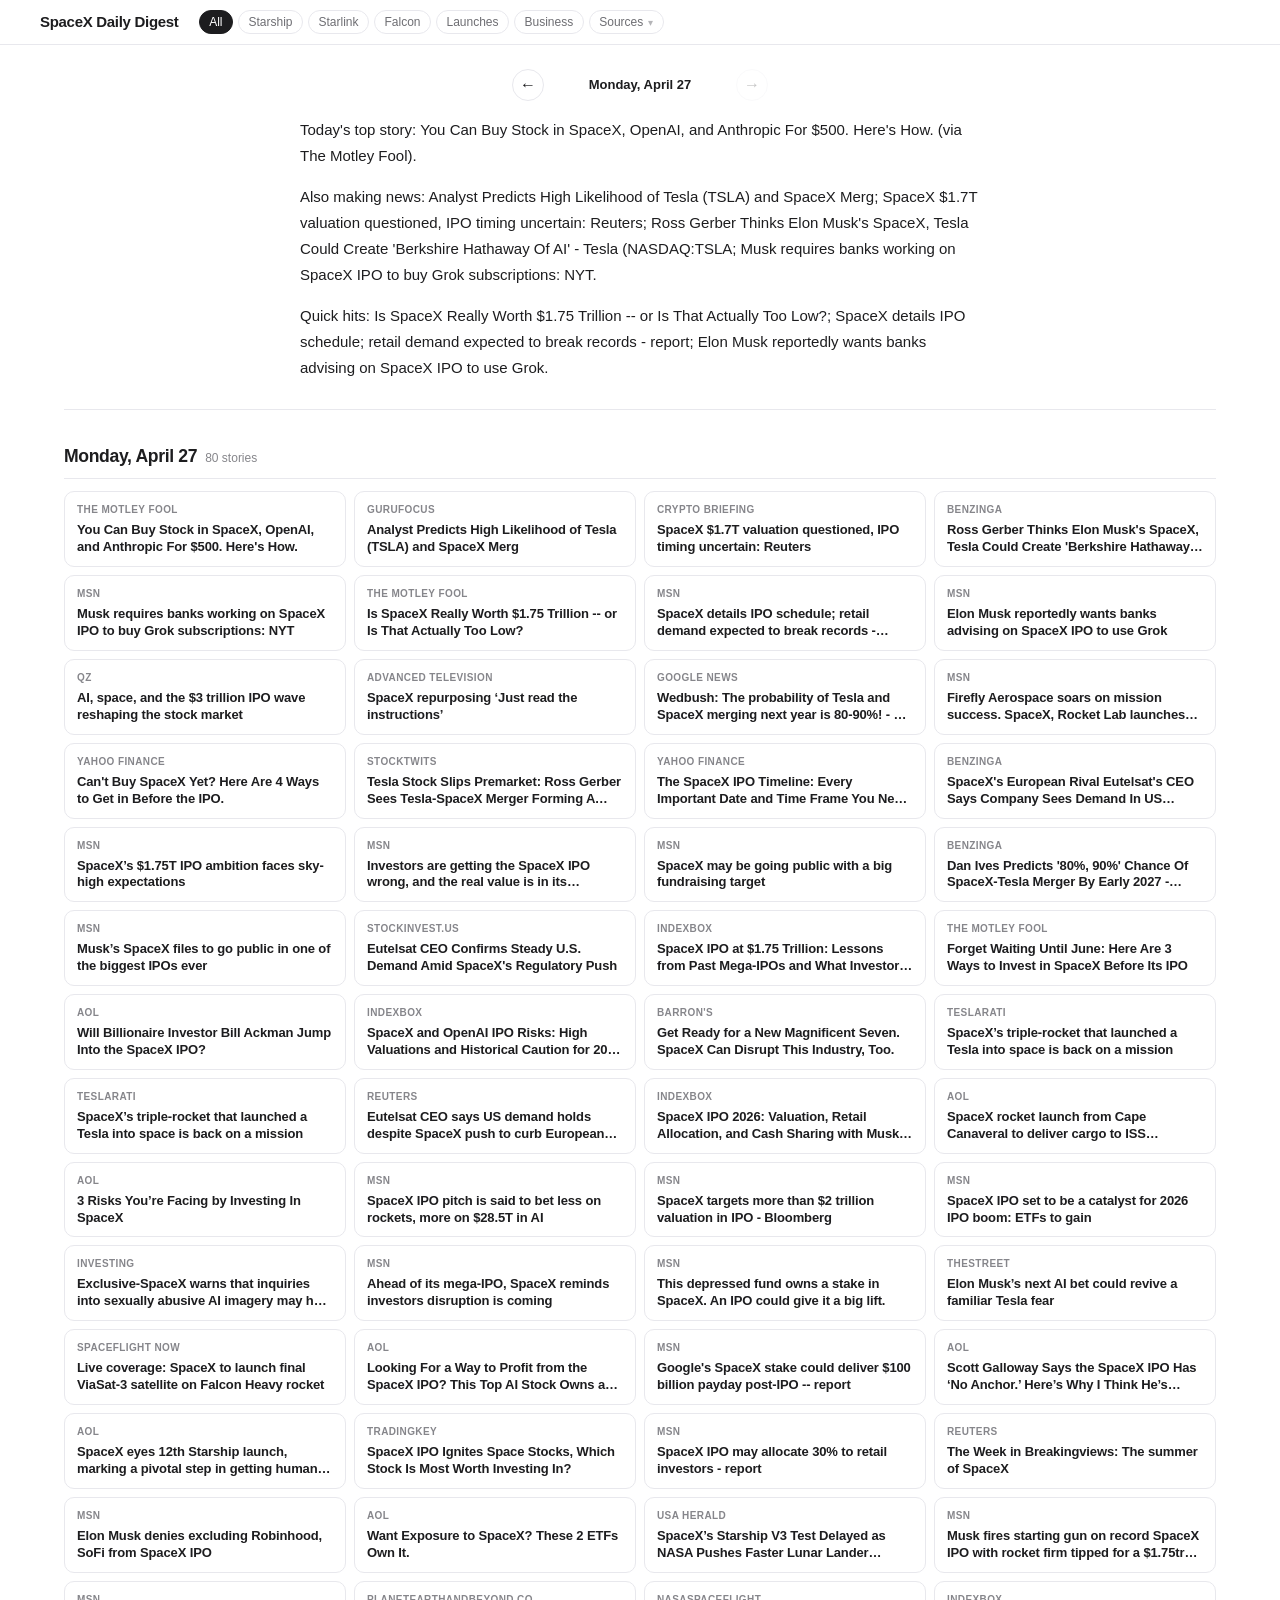
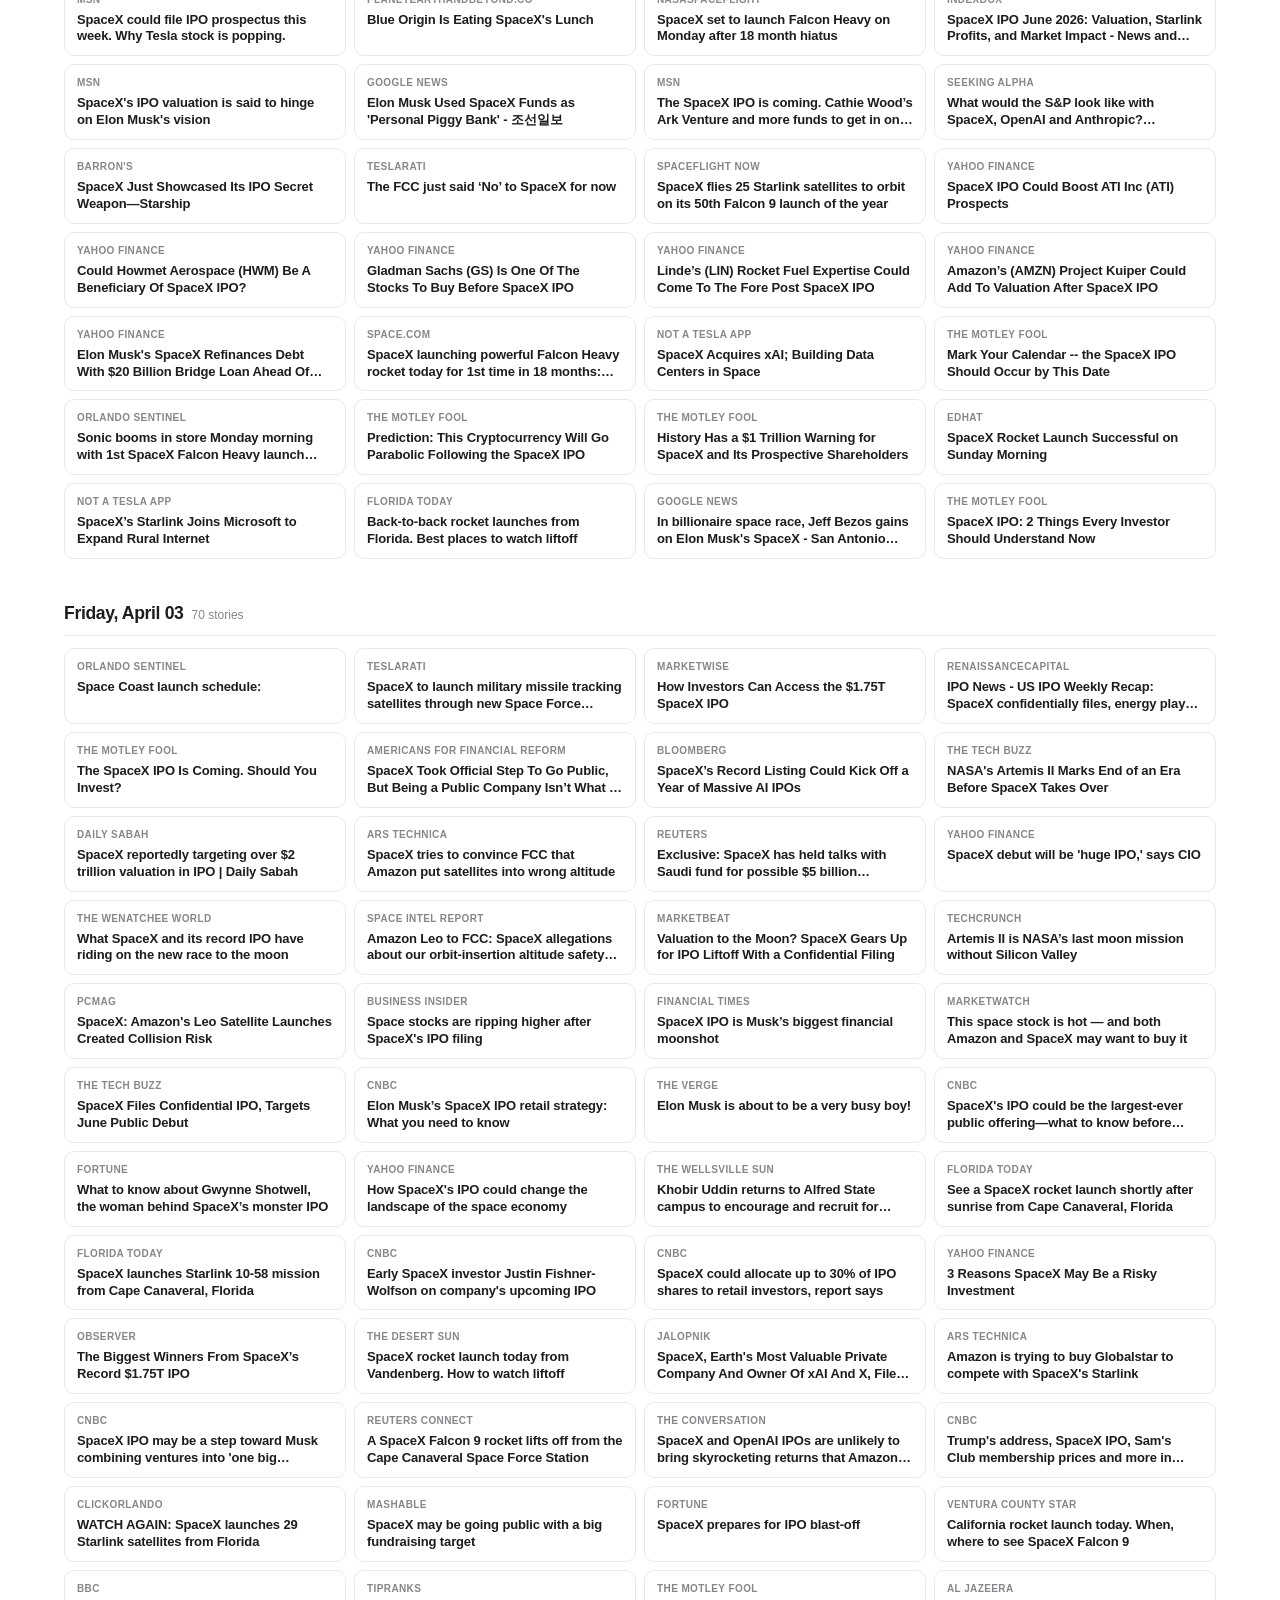
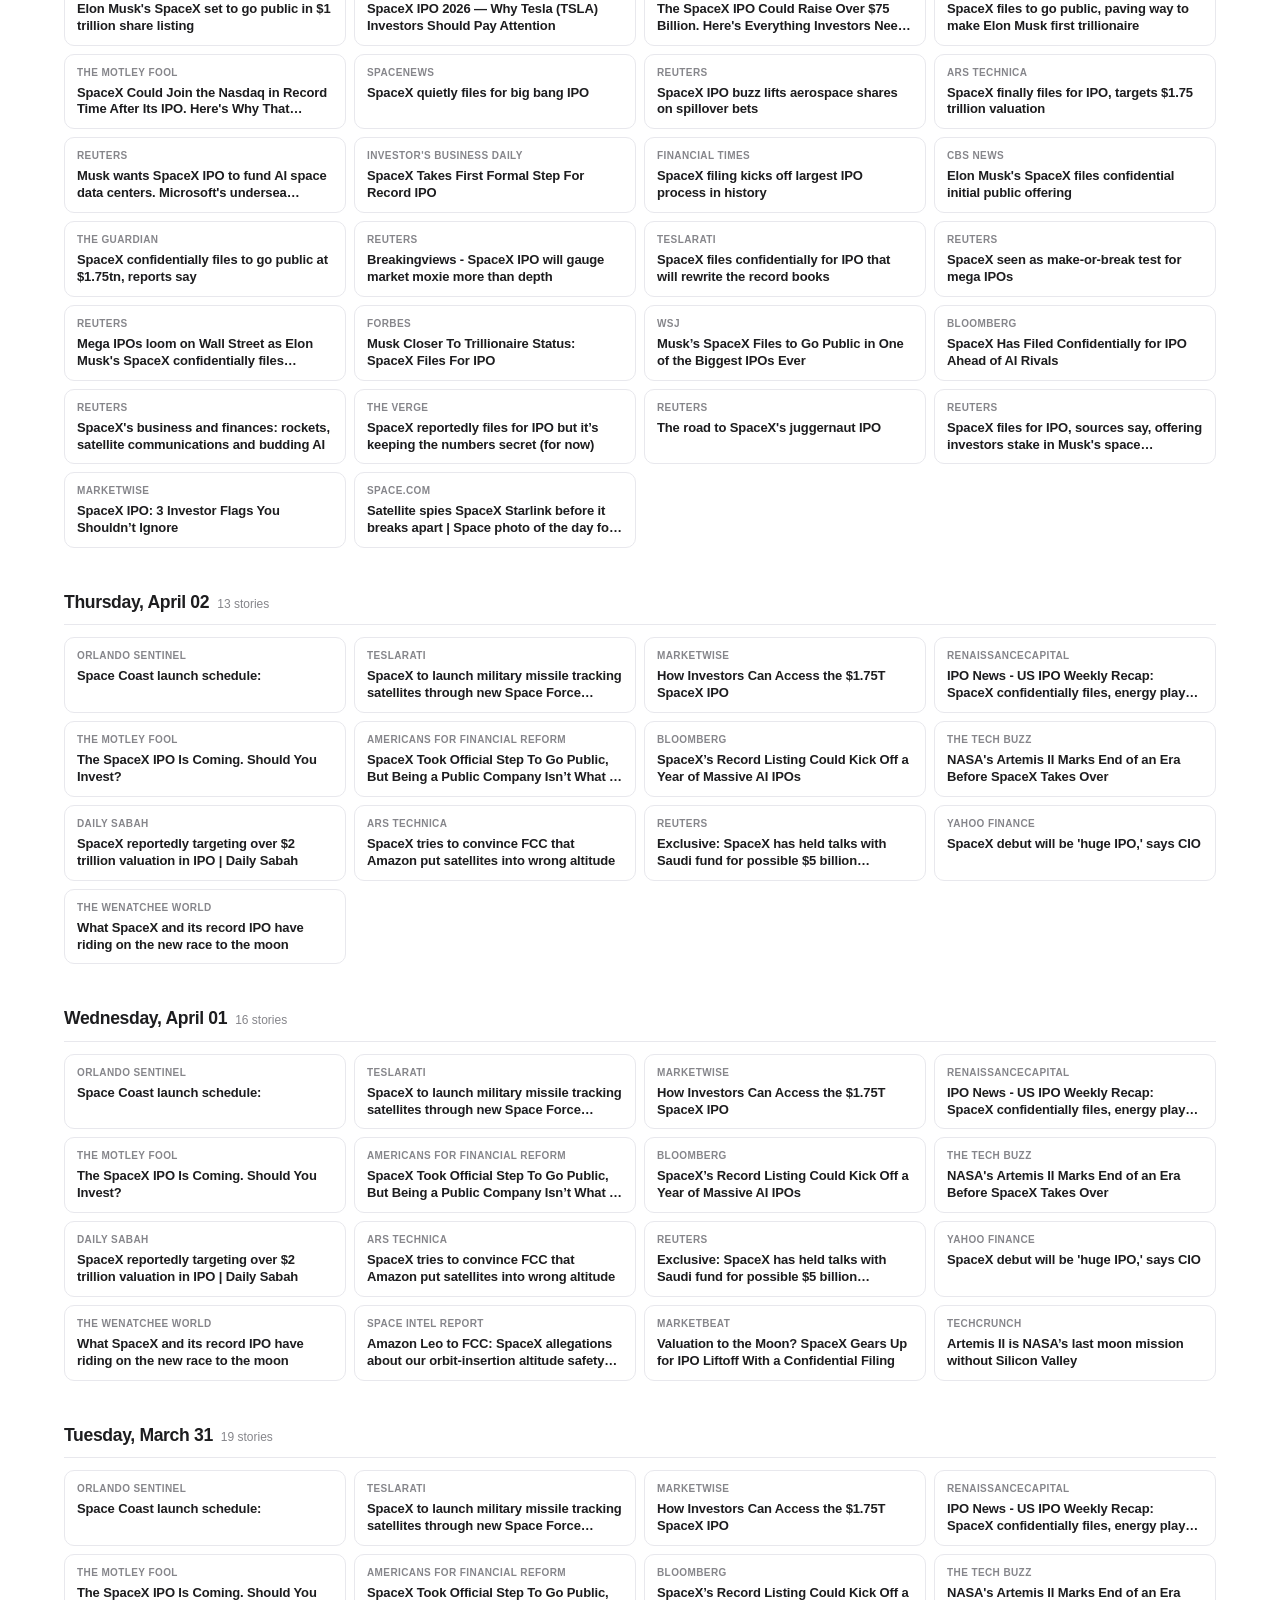
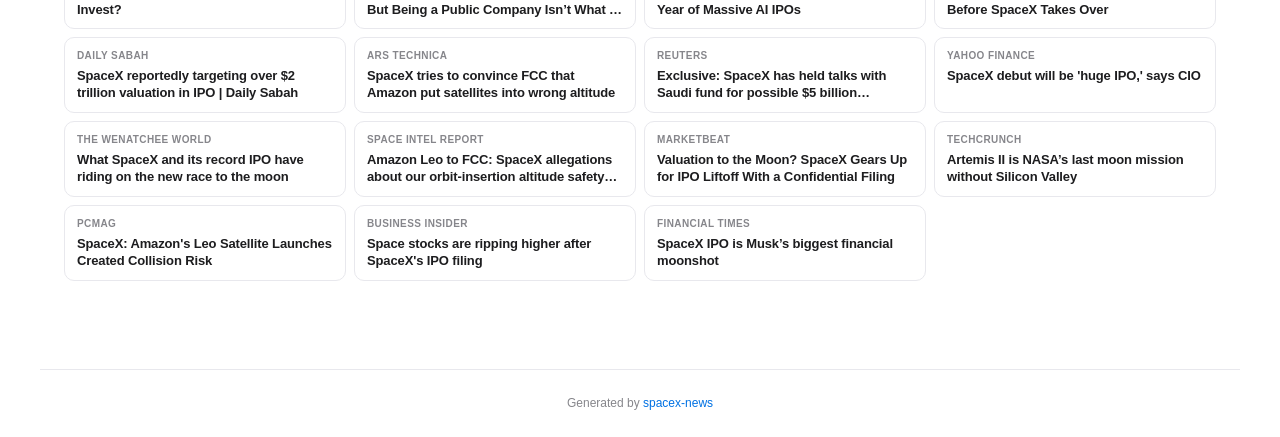
<file: index.html>
<!DOCTYPE html>
<html lang="en">
<head>
    <meta charset="UTF-8">
    <meta name="viewport" content="width=device-width, initial-scale=1.0">
    <title>SpaceX Daily Digest</title>
    <link rel="stylesheet" href="static/style.css">
</head>
<body>
    <nav class="topbar">
        <div class="topbar-inner">
            <span class="topbar-title">SpaceX Daily Digest</span>
            <div class="filter-row">
                <button class="filter-chip active" data-filter="topic" data-value="all">All</button>
                <button class="filter-chip" data-filter="topic" data-value="starship">Starship</button>
                <button class="filter-chip" data-filter="topic" data-value="starlink">Starlink</button>
                <button class="filter-chip" data-filter="topic" data-value="falcon">Falcon</button>
                <button class="filter-chip" data-filter="topic" data-value="launch">Launches</button>
                <button class="filter-chip" data-filter="topic" data-value="ipo">Business</button>
                <div class="source-dropdown">
                    <button class="filter-chip source-toggle" id="source-toggle">Sources</button>
                    <div class="source-menu" id="source-menu">
                        
                        <button class="source-option" data-filter="source" data-value="AOL">AOL</button>
                        
                        <button class="source-option" data-filter="source" data-value="Advanced Television">Advanced Television</button>
                        
                        <button class="source-option" data-filter="source" data-value="Al Jazeera">Al Jazeera</button>
                        
                        <button class="source-option" data-filter="source" data-value="Americans for Financial Reform">Americans for Financial Reform</button>
                        
                        <button class="source-option" data-filter="source" data-value="Ars Technica">Ars Technica</button>
                        
                        <button class="source-option" data-filter="source" data-value="Barron&#39;s">Barron&#39;s</button>
                        
                        <button class="source-option" data-filter="source" data-value="Benzinga">Benzinga</button>
                        
                        <button class="source-option" data-filter="source" data-value="Bloomberg">Bloomberg</button>
                        
                        <button class="source-option" data-filter="source" data-value="Business Insider">Business Insider</button>
                        
                        <button class="source-option" data-filter="source" data-value="CBS News">CBS News</button>
                        
                        <button class="source-option" data-filter="source" data-value="CNBC">CNBC</button>
                        
                        <button class="source-option" data-filter="source" data-value="Crypto Briefing">Crypto Briefing</button>
                        
                        <button class="source-option" data-filter="source" data-value="Daily Sabah">Daily Sabah</button>
                        
                        <button class="source-option" data-filter="source" data-value="Financial Times">Financial Times</button>
                        
                        <button class="source-option" data-filter="source" data-value="Florida Today">Florida Today</button>
                        
                        <button class="source-option" data-filter="source" data-value="Forbes">Forbes</button>
                        
                        <button class="source-option" data-filter="source" data-value="Fortune">Fortune</button>
                        
                        <button class="source-option" data-filter="source" data-value="Google News">Google News</button>
                        
                        <button class="source-option" data-filter="source" data-value="GuruFocus">GuruFocus</button>
                        
                        <button class="source-option" data-filter="source" data-value="IndexBox">IndexBox</button>
                        
                        <button class="source-option" data-filter="source" data-value="Investing">Investing</button>
                        
                        <button class="source-option" data-filter="source" data-value="Investor&#39;s Business Daily">Investor&#39;s Business Daily</button>
                        
                        <button class="source-option" data-filter="source" data-value="Jalopnik">Jalopnik</button>
                        
                        <button class="source-option" data-filter="source" data-value="MSN">MSN</button>
                        
                        <button class="source-option" data-filter="source" data-value="MarketBeat">MarketBeat</button>
                        
                        <button class="source-option" data-filter="source" data-value="MarketWise">MarketWise</button>
                        
                        <button class="source-option" data-filter="source" data-value="Mashable">Mashable</button>
                        
                        <button class="source-option" data-filter="source" data-value="NASASpaceflight">NASASpaceflight</button>
                        
                        <button class="source-option" data-filter="source" data-value="Not a Tesla App">Not a Tesla App</button>
                        
                        <button class="source-option" data-filter="source" data-value="Orlando Sentinel">Orlando Sentinel</button>
                        
                        <button class="source-option" data-filter="source" data-value="PCMag">PCMag</button>
                        
                        <button class="source-option" data-filter="source" data-value="Reuters">Reuters</button>
                        
                        <button class="source-option" data-filter="source" data-value="Reuters Connect">Reuters Connect</button>
                        
                        <button class="source-option" data-filter="source" data-value="Seeking Alpha">Seeking Alpha</button>
                        
                        <button class="source-option" data-filter="source" data-value="Space Intel Report">Space Intel Report</button>
                        
                        <button class="source-option" data-filter="source" data-value="Space.com">Space.com</button>
                        
                        <button class="source-option" data-filter="source" data-value="SpaceNews">SpaceNews</button>
                        
                        <button class="source-option" data-filter="source" data-value="Spaceflight Now">Spaceflight Now</button>
                        
                        <button class="source-option" data-filter="source" data-value="StockInvest.us">StockInvest.us</button>
                        
                        <button class="source-option" data-filter="source" data-value="Stocktwits">Stocktwits</button>
                        
                        <button class="source-option" data-filter="source" data-value="TechCrunch">TechCrunch</button>
                        
                        <button class="source-option" data-filter="source" data-value="Teslarati">Teslarati</button>
                        
                        <button class="source-option" data-filter="source" data-value="The Conversation">The Conversation</button>
                        
                        <button class="source-option" data-filter="source" data-value="The Desert Sun">The Desert Sun</button>
                        
                        <button class="source-option" data-filter="source" data-value="The Guardian">The Guardian</button>
                        
                        <button class="source-option" data-filter="source" data-value="The Motley Fool">The Motley Fool</button>
                        
                        <button class="source-option" data-filter="source" data-value="The Tech Buzz">The Tech Buzz</button>
                        
                        <button class="source-option" data-filter="source" data-value="The Verge">The Verge</button>
                        
                        <button class="source-option" data-filter="source" data-value="The Wenatchee World">The Wenatchee World</button>
                        
                        <button class="source-option" data-filter="source" data-value="TipRanks">TipRanks</button>
                        
                        <button class="source-option" data-filter="source" data-value="TradingKey">TradingKey</button>
                        
                        <button class="source-option" data-filter="source" data-value="USA Herald">USA Herald</button>
                        
                        <button class="source-option" data-filter="source" data-value="Ventura County Star">Ventura County Star</button>
                        
                        <button class="source-option" data-filter="source" data-value="WSJ">WSJ</button>
                        
                        <button class="source-option" data-filter="source" data-value="Yahoo Finance">Yahoo Finance</button>
                        
                        <button class="source-option" data-filter="source" data-value="bbc">bbc</button>
                        
                        <button class="source-option" data-filter="source" data-value="clickorlando">clickorlando</button>
                        
                        <button class="source-option" data-filter="source" data-value="edhat">edhat</button>
                        
                        <button class="source-option" data-filter="source" data-value="marketwatch">marketwatch</button>
                        
                        <button class="source-option" data-filter="source" data-value="observer">observer</button>
                        
                        <button class="source-option" data-filter="source" data-value="planetearthandbeyond.co">planetearthandbeyond.co</button>
                        
                        <button class="source-option" data-filter="source" data-value="qz">qz</button>
                        
                        <button class="source-option" data-filter="source" data-value="renaissancecapital">renaissancecapital</button>
                        
                        <button class="source-option" data-filter="source" data-value="the wellsville sun">the wellsville sun</button>
                        
                        <button class="source-option" data-filter="source" data-value="thestreet">thestreet</button>
                        
                    </div>
                </div>
            </div>
            <span class="active-source-tag" id="active-source-tag" hidden></span>
        </div>
    </nav>

    <main>
        <!-- Daily Digest Carousel -->
        
        <section class="digest-carousel" id="digest-carousel">
            <div class="digest-nav">
                <button class="digest-arrow" id="digest-prev" aria-label="Previous day">&larr;</button>
                <div class="digest-date" id="digest-date"></div>
                <button class="digest-arrow" id="digest-next" aria-label="Next day">&rarr;</button>
            </div>
            
            <article class="digest-panel active" data-day-index="0" data-date="Monday, April 27">
                <div class="digest-text">
                    <p>Today's top story: You Can Buy Stock in SpaceX, OpenAI, and Anthropic For $500. Here's How. (via The Motley Fool).</p>
<p>Also making news: Analyst Predicts High Likelihood of Tesla (TSLA) and SpaceX Merg; SpaceX $1.7T valuation questioned, IPO timing uncertain: Reuters; Ross Gerber Thinks Elon Musk's SpaceX, Tesla Could Create 'Berkshire Hathaway Of AI' - Tesla (NASDAQ:TSLA; Musk requires banks working on SpaceX IPO to buy Grok subscriptions: NYT.</p>
<p>Quick hits: Is SpaceX Really Worth $1.75 Trillion -- or Is That Actually Too Low?; SpaceX details IPO schedule; retail demand expected to break records - report; Elon Musk reportedly wants banks advising on SpaceX IPO to use Grok.</p>
                </div>
            </article>
            
            <article class="digest-panel " data-day-index="1" data-date="Friday, April 03">
                <div class="digest-text">
                    <p>Today's top story: Space Coast launch schedule: (via Orlando Sentinel).</p>
<p>Also making news: SpaceX to launch military missile tracking satellites through new Space Force contract; How Investors Can Access the $1.75T SpaceX IPO; IPO News - US IPO Weekly Recap: SpaceX confidentially files, energy play goes public, and more defense tech joins the IPO pipeline; The SpaceX IPO Is Coming. Should You Invest?.</p>
<p>Quick hits: SpaceX Took Official Step To Go Public, But Being a Public Company Isn’t What It Used To Be; SpaceX’s Record Listing Could Kick Off a Year of Massive AI IPOs; NASA's Artemis II Marks End of an Era Before SpaceX Takes Over.</p>
                </div>
            </article>
            
            <article class="digest-panel " data-day-index="2" data-date="Thursday, April 02">
                <div class="digest-text">
                    <p>This is a test briefing for 2026-04-02. SpaceX continued work on Starship development while preparing for upcoming Falcon 9 missions. The company also made progress on Starlink constellation expansion.</p>
<p>In business news, SpaceX IPO discussions dominated headlines with multiple reports suggesting a record-breaking public offering could be imminent.</p>
<p>Quick hits: Several launches were scheduled from both Cape Canaveral and Vandenberg, and the FCC continued reviewing Starlink spectrum allocation requests.</p>
                </div>
            </article>
            
            <article class="digest-panel " data-day-index="3" data-date="Wednesday, April 01">
                <div class="digest-text">
                    <p>This is a test briefing for 2026-04-01. SpaceX continued work on Starship development while preparing for upcoming Falcon 9 missions. The company also made progress on Starlink constellation expansion.</p>
<p>In business news, SpaceX IPO discussions dominated headlines with multiple reports suggesting a record-breaking public offering could be imminent.</p>
<p>Quick hits: Several launches were scheduled from both Cape Canaveral and Vandenberg, and the FCC continued reviewing Starlink spectrum allocation requests.</p>
                </div>
            </article>
            
            <article class="digest-panel " data-day-index="4" data-date="Tuesday, March 31">
                <div class="digest-text">
                    <p>This is a test briefing for 2026-03-31. SpaceX continued work on Starship development while preparing for upcoming Falcon 9 missions. The company also made progress on Starlink constellation expansion.</p>
<p>In business news, SpaceX IPO discussions dominated headlines with multiple reports suggesting a record-breaking public offering could be imminent.</p>
<p>Quick hits: Several launches were scheduled from both Cape Canaveral and Vandenberg, and the FCC continued reviewing Starlink spectrum allocation requests.</p>
                </div>
            </article>
            
        </section>
        

        <!-- Filter status -->
        <p class="filter-status" id="filter-status" hidden></p>

        <!-- Article cards by day -->
        
        <section class="day-section" id="2026-04-27">
            <div class="day-header">
                <h2>Monday, April 27</h2>
                <span class="day-count">80 stories</span>
            </div>

            <div class="card-grid">
                
                <a href="https://news.google.com/rss/articles/[base64]?oc=5" target="_blank" rel="noopener"
                   class="card "
                   data-source="The Motley Fool"
                   data-text="you can buy stock in spacex, openai, and anthropic for $500. here&#39;s how.">
                    <span class="card-source">The Motley Fool</span>
                    <h3>You Can Buy Stock in SpaceX, OpenAI, and Anthropic For $500. Here&#39;s How.</h3>
                </a>
                
                <a href="https://news.google.com/rss/articles/[base64]?oc=5" target="_blank" rel="noopener"
                   class="card "
                   data-source="GuruFocus"
                   data-text="analyst predicts high likelihood of tesla (tsla) and spacex merg">
                    <span class="card-source">GuruFocus</span>
                    <h3>Analyst Predicts High Likelihood of Tesla (TSLA) and SpaceX Merg</h3>
                </a>
                
                <a href="https://news.google.com/rss/articles/[base64]?oc=5" target="_blank" rel="noopener"
                   class="card "
                   data-source="Crypto Briefing"
                   data-text="spacex $1.7t valuation questioned, ipo timing uncertain: reuters">
                    <span class="card-source">Crypto Briefing</span>
                    <h3>SpaceX $1.7T valuation questioned, IPO timing uncertain: Reuters</h3>
                </a>
                
                <a href="https://news.google.com/rss/articles/[base64]?oc=5" target="_blank" rel="noopener"
                   class="card "
                   data-source="Benzinga"
                   data-text="ross gerber thinks elon musk&#39;s spacex, tesla could create &#39;berkshire hathaway of ai&#39; - tesla (nasdaq:tsla">
                    <span class="card-source">Benzinga</span>
                    <h3>Ross Gerber Thinks Elon Musk&#39;s SpaceX, Tesla Could Create &#39;Berkshire Hathaway Of AI&#39; - Tesla (NASDAQ:TSLA</h3>
                </a>
                
                <a href="https://news.google.com/rss/articles/[base64]?oc=5" target="_blank" rel="noopener"
                   class="card "
                   data-source="MSN"
                   data-text="musk requires banks working on spacex ipo to buy grok subscriptions: nyt">
                    <span class="card-source">MSN</span>
                    <h3>Musk requires banks working on SpaceX IPO to buy Grok subscriptions: NYT</h3>
                </a>
                
                <a href="https://news.google.com/rss/articles/[base64]?oc=5" target="_blank" rel="noopener"
                   class="card "
                   data-source="The Motley Fool"
                   data-text="is spacex really worth $1.75 trillion -- or is that actually too low?">
                    <span class="card-source">The Motley Fool</span>
                    <h3>Is SpaceX Really Worth $1.75 Trillion -- or Is That Actually Too Low?</h3>
                </a>
                
                <a href="https://news.google.com/rss/articles/[base64]?oc=5" target="_blank" rel="noopener"
                   class="card "
                   data-source="MSN"
                   data-text="spacex details ipo schedule; retail demand expected to break records - report">
                    <span class="card-source">MSN</span>
                    <h3>SpaceX details IPO schedule; retail demand expected to break records - report</h3>
                </a>
                
                <a href="https://news.google.com/rss/articles/[base64]?oc=5" target="_blank" rel="noopener"
                   class="card "
                   data-source="MSN"
                   data-text="elon musk reportedly wants banks advising on spacex ipo to use grok">
                    <span class="card-source">MSN</span>
                    <h3>Elon Musk reportedly wants banks advising on SpaceX IPO to use Grok</h3>
                </a>
                
                <a href="https://news.google.com/rss/articles/CBMiXkFVX3lxTE9mT2o5aG42enQ0MGJ5dXRmazNvRkJXRjJ2TThtRGluWE9MU0NpVEx2UDdndUx2RTY2VVc1dWlueHdrYUY1U281NlBOS2pHUE9nLTRJNXkwTTA4aWNMS1E?oc=5" target="_blank" rel="noopener"
                   class="card "
                   data-source="qz"
                   data-text="ai, space, and the $3 trillion ipo wave reshaping the stock market">
                    <span class="card-source">qz</span>
                    <h3>AI, space, and the $3 trillion IPO wave reshaping the stock market</h3>
                </a>
                
                <a href="https://news.google.com/rss/articles/[base64]?oc=5" target="_blank" rel="noopener"
                   class="card "
                   data-source="Advanced Television"
                   data-text="spacex repurposing ‘just read the instructions’">
                    <span class="card-source">Advanced Television</span>
                    <h3>SpaceX repurposing ‘Just read the instructions’</h3>
                </a>
                
                <a href="https://news.google.com/rss/articles/[base64]?oc=5" target="_blank" rel="noopener"
                   class="card "
                   data-source="Google News"
                   data-text="wedbush: the probability of tesla and spacex merging next year is 80-90%! - 富途牛牛">
                    <span class="card-source">Google News</span>
                    <h3>Wedbush: The probability of Tesla and SpaceX merging next year is 80-90%! - 富途牛牛</h3>
                </a>
                
                <a href="https://news.google.com/rss/articles/[base64]?oc=5" target="_blank" rel="noopener"
                   class="card "
                   data-source="MSN"
                   data-text="firefly aerospace soars on mission success. spacex, rocket lab launches on deck">
                    <span class="card-source">MSN</span>
                    <h3>Firefly Aerospace soars on mission success. SpaceX, Rocket Lab launches on deck</h3>
                </a>
                
                <a href="https://news.google.com/rss/articles/CBMijwFBVV95cUxPQ0hBMllQVlhfWVFEd0hXblBSTUJLMXk3eHVING1MOEsyQng5Wlc1NVpIbUZvWmxPQmlJRE44aTNLcmtzXzJkUmNKQTc2Q1RGMXZOSDZ6Z0l1S19xeHNfZ1FvUTdOSEpuTEpLeWVzbjh6SnZlZXAtQi1NVDd5YTQ0dE42Z1c3eWlQQzNEbUs4QQ?oc=5" target="_blank" rel="noopener"
                   class="card "
                   data-source="Yahoo Finance"
                   data-text="can&#39;t buy spacex yet? here are 4 ways to get in before the ipo.">
                    <span class="card-source">Yahoo Finance</span>
                    <h3>Can&#39;t Buy SpaceX Yet? Here Are 4 Ways to Get in Before the IPO.</h3>
                </a>
                
                <a href="https://news.google.com/rss/articles/[base64]?oc=5" target="_blank" rel="noopener"
                   class="card "
                   data-source="Stocktwits"
                   data-text="tesla stock slips premarket: ross gerber sees tesla-spacex merger forming a ‘berkshire hathaway of ai’">
                    <span class="card-source">Stocktwits</span>
                    <h3>Tesla Stock Slips Premarket: Ross Gerber Sees Tesla-SpaceX Merger Forming A ‘Berkshire Hathaway Of AI’</h3>
                </a>
                
                <a href="https://news.google.com/rss/articles/[base64]?oc=5" target="_blank" rel="noopener"
                   class="card "
                   data-source="Yahoo Finance"
                   data-text="the spacex ipo timeline: every important date and time frame you need to know">
                    <span class="card-source">Yahoo Finance</span>
                    <h3>The SpaceX IPO Timeline: Every Important Date and Time Frame You Need to Know</h3>
                </a>
                
                <a href="https://news.google.com/rss/articles/[base64]?oc=5" target="_blank" rel="noopener"
                   class="card "
                   data-source="Benzinga"
                   data-text="spacex&#39;s european rival eutelsat&#39;s ceo says company sees demand in us despite elon musk&#39;s pushback">
                    <span class="card-source">Benzinga</span>
                    <h3>SpaceX&#39;s European Rival Eutelsat&#39;s CEO Says Company Sees Demand In US Despite Elon Musk&#39;s Pushback</h3>
                </a>
                
                <a href="https://news.google.com/rss/articles/[base64]?oc=5" target="_blank" rel="noopener"
                   class="card "
                   data-source="MSN"
                   data-text="spacex’s $1.75t ipo ambition faces sky-high expectations">
                    <span class="card-source">MSN</span>
                    <h3>SpaceX’s $1.75T IPO ambition faces sky-high expectations</h3>
                </a>
                
                <a href="https://news.google.com/rss/articles/[base64]?oc=5" target="_blank" rel="noopener"
                   class="card "
                   data-source="MSN"
                   data-text="investors are getting the spacex ipo wrong, and the real value is in its &#39;sovereign ai,&#39; hedge fund manager gene munster says">
                    <span class="card-source">MSN</span>
                    <h3>Investors are getting the SpaceX IPO wrong, and the real value is in its &#39;sovereign AI,&#39; hedge fund manager Gene Munster says</h3>
                </a>
                
                <a href="https://news.google.com/rss/articles/[base64]?oc=5" target="_blank" rel="noopener"
                   class="card "
                   data-source="MSN"
                   data-text="spacex may be going public with a big fundraising target">
                    <span class="card-source">MSN</span>
                    <h3>SpaceX may be going public with a big fundraising target</h3>
                </a>
                
                <a href="https://news.google.com/rss/articles/[base64]?oc=5" target="_blank" rel="noopener"
                   class="card "
                   data-source="Benzinga"
                   data-text="dan ives predicts &#39;80%, 90%&#39; chance of spacex-tesla merger by early 2027 - tesla (nasdaq:tsla)">
                    <span class="card-source">Benzinga</span>
                    <h3>Dan Ives Predicts &#39;80%, 90%&#39; Chance Of SpaceX-Tesla Merger By Early 2027 - Tesla (NASDAQ:TSLA)</h3>
                </a>
                
                <a href="https://news.google.com/rss/articles/[base64]?oc=5" target="_blank" rel="noopener"
                   class="card "
                   data-source="MSN"
                   data-text="musk’s spacex files to go public in one of the biggest ipos ever">
                    <span class="card-source">MSN</span>
                    <h3>Musk’s SpaceX files to go public in one of the biggest IPOs ever</h3>
                </a>
                
                <a href="https://news.google.com/rss/articles/[base64]?oc=5" target="_blank" rel="noopener"
                   class="card "
                   data-source="StockInvest.us"
                   data-text="eutelsat ceo confirms steady u.s. demand amid spacex&#39;s regulatory push">
                    <span class="card-source">StockInvest.us</span>
                    <h3>Eutelsat CEO Confirms Steady U.S. Demand Amid SpaceX&#39;s Regulatory Push</h3>
                </a>
                
                <a href="https://news.google.com/rss/articles/[base64]?oc=5" target="_blank" rel="noopener"
                   class="card "
                   data-source="IndexBox"
                   data-text="spacex ipo at $1.75 trillion: lessons from past mega-ipos and what investors should know - news and statistics">
                    <span class="card-source">IndexBox</span>
                    <h3>SpaceX IPO at $1.75 Trillion: Lessons from Past Mega-IPOs and What Investors Should Know - News and Statistics</h3>
                </a>
                
                <a href="https://news.google.com/rss/articles/[base64]?oc=5" target="_blank" rel="noopener"
                   class="card "
                   data-source="The Motley Fool"
                   data-text="forget waiting until june: here are 3 ways to invest in spacex before its ipo">
                    <span class="card-source">The Motley Fool</span>
                    <h3>Forget Waiting Until June: Here Are 3 Ways to Invest in SpaceX Before Its IPO</h3>
                </a>
                
                <a href="https://news.google.com/rss/articles/CBMiiAFBVV95cUxOcDREU1Npbk9YUTdhcDJaTDVIUGNzb3ptOWdiTVJNLVdld0lNTG9KZzJSaDRBUGlNZ2ttOVY0RkNqc2ZveXZYQzVKdkpWZGtvVF9lVGJVUDBsbDdtaDlwZGZ4OGE4SERSTVdTamtDMlFUMXNCcFp0ZzNXZEdXVE93NzhqYjFmWXlw?oc=5" target="_blank" rel="noopener"
                   class="card "
                   data-source="AOL"
                   data-text="will billionaire investor bill ackman jump into the spacex ipo?">
                    <span class="card-source">AOL</span>
                    <h3>Will Billionaire Investor Bill Ackman Jump Into the SpaceX IPO?</h3>
                </a>
                
                <a href="https://news.google.com/rss/articles/[base64]?oc=5" target="_blank" rel="noopener"
                   class="card "
                   data-source="IndexBox"
                   data-text="spacex and openai ipo risks: high valuations and historical caution for 2026 investors - news and statistics">
                    <span class="card-source">IndexBox</span>
                    <h3>SpaceX and OpenAI IPO Risks: High Valuations and Historical Caution for 2026 Investors - News and Statistics</h3>
                </a>
                
                <a href="https://news.google.com/rss/articles/CBMijAFBVV95cUxPbUIwVkYwVUI0c0o0M1BLUHkzSmFMVGhtam5seWRwV082b1ZhRnl0a3VBd2FKaExWOWFaNnBpbXBmRzJBZ2ZQV1ppRGtzWXh5ZTZINXQxZ0tyZHNqMGlNellCaU1ZeEVIOHNRdy1wclpRcVVMV21GSkt4bGJXSXlZVkNHNm1CQm9yejgzMg?oc=5" target="_blank" rel="noopener"
                   class="card "
                   data-source="Barron&#39;s"
                   data-text="get ready for a new magnificent seven. spacex can disrupt this industry, too.">
                    <span class="card-source">Barron&#39;s</span>
                    <h3>Get Ready for a New Magnificent Seven. SpaceX Can Disrupt This Industry, Too.</h3>
                </a>
                
                <a href="https://news.google.com/rss/articles/CBMiY0FVX3lxTE1OU3ZWU3lrMDFiaU5CTmd6NmMwODRZMWI3Nk9KUk1fSi1NTHBKTE9zejlxUW9ZTzRBTVE5alZTbVlWNXUxSGJBTEtzLW9rVkc2NUo3MmlHMHhfUlJRZ29UWEFLZw?oc=5" target="_blank" rel="noopener"
                   class="card "
                   data-source="Teslarati"
                   data-text="spacex’s triple-rocket that launched a tesla into space is back on a mission">
                    <span class="card-source">Teslarati</span>
                    <h3>SpaceX’s triple-rocket that launched a Tesla into space is back on a mission</h3>
                </a>
                
                <a href="https://www.teslarati.com/spacex-falcon-heavy-viasat/" target="_blank" rel="noopener"
                   class="card "
                   data-source="Teslarati"
                   data-text="spacex’s triple-rocket that launched a tesla into space is back on a mission">
                    <span class="card-source">Teslarati</span>
                    <h3>SpaceX’s triple-rocket that launched a Tesla into space is back on a mission</h3>
                </a>
                
                <a href="https://news.google.com/rss/articles/[base64]?oc=5" target="_blank" rel="noopener"
                   class="card "
                   data-source="Reuters"
                   data-text="eutelsat ceo says us demand holds despite spacex push to curb european rivals">
                    <span class="card-source">Reuters</span>
                    <h3>Eutelsat CEO says US demand holds despite SpaceX push to curb European rivals</h3>
                </a>
                
                <a href="https://news.google.com/rss/articles/[base64]?oc=5" target="_blank" rel="noopener"
                   class="card "
                   data-source="IndexBox"
                   data-text="spacex ipo 2026: valuation, retail allocation, and cash sharing with musk businesses - news and statistics">
                    <span class="card-source">IndexBox</span>
                    <h3>SpaceX IPO 2026: Valuation, Retail Allocation, and Cash Sharing with Musk Businesses - News and Statistics</h3>
                </a>
                
                <a href="https://news.google.com/rss/articles/CBMigAFBVV95cUxNY2FNMlRWSDYzem44RXFsRVpndjZGTEllc2pVbWRXbk1HaENIeDNPVG5UeHFfUVVwZlJ3d0dEMzBUNlU4cjRkaGFDZFdiSW5QSFBQdmVKMEdjcS1Jcmo0NUROX2hIanA3QzNtT3piNFlwVVlQQVFRUEh0UnNiTzRSdg?oc=5" target="_blank" rel="noopener"
                   class="card "
                   data-source="AOL"
                   data-text="spacex rocket launch from cape canaveral to deliver cargo to iss saturday">
                    <span class="card-source">AOL</span>
                    <h3>SpaceX rocket launch from Cape Canaveral to deliver cargo to ISS Saturday</h3>
                </a>
                
                <a href="https://news.google.com/rss/articles/CBMigAFBVV95cUxQZkNZRkQzRjVqUkhXM0ZqYmMtRzIzVk5DbkU0TlZ3SHd3YkI5cDM3OU44WTlmZ1ZpU3diajFXQWdrRlF6N3RtaFd5SEFnUTVOXzJELWdBRUpCcDNGaU5TXzBnQmg5ajhvWU5yN3hJTmJDQ1MtaElIZjBqdC1rZFBoQQ?oc=5" target="_blank" rel="noopener"
                   class="card "
                   data-source="AOL"
                   data-text="3 risks you’re facing by investing in spacex">
                    <span class="card-source">AOL</span>
                    <h3>3 Risks You’re Facing by Investing In SpaceX</h3>
                </a>
                
                <a href="https://news.google.com/rss/articles/[base64]?oc=5" target="_blank" rel="noopener"
                   class="card "
                   data-source="MSN"
                   data-text="spacex ipo pitch is said to bet less on rockets, more on $28.5t in ai">
                    <span class="card-source">MSN</span>
                    <h3>SpaceX IPO pitch is said to bet less on rockets, more on $28.5T in AI</h3>
                </a>
                
                <a href="https://news.google.com/rss/articles/[base64]?oc=5" target="_blank" rel="noopener"
                   class="card "
                   data-source="MSN"
                   data-text="spacex targets more than $2 trillion valuation in ipo - bloomberg">
                    <span class="card-source">MSN</span>
                    <h3>SpaceX targets more than $2 trillion valuation in IPO - Bloomberg</h3>
                </a>
                
                <a href="https://news.google.com/rss/articles/[base64]?oc=5" target="_blank" rel="noopener"
                   class="card "
                   data-source="MSN"
                   data-text="spacex ipo set to be a catalyst for 2026 ipo boom: etfs to gain">
                    <span class="card-source">MSN</span>
                    <h3>SpaceX IPO set to be a catalyst for 2026 IPO boom: ETFs to gain</h3>
                </a>
                
                <a href="https://news.google.com/rss/articles/[base64]?oc=5" target="_blank" rel="noopener"
                   class="card "
                   data-source="Investing"
                   data-text="exclusive-spacex warns that inquiries into sexually abusive ai imagery may hurt market access by reuters">
                    <span class="card-source">Investing</span>
                    <h3>Exclusive-SpaceX warns that inquiries into sexually abusive AI imagery may hurt market access By Reuters</h3>
                </a>
                
                <a href="https://news.google.com/rss/articles/[base64]?oc=5" target="_blank" rel="noopener"
                   class="card "
                   data-source="MSN"
                   data-text="ahead of its mega-ipo, spacex reminds investors disruption is coming">
                    <span class="card-source">MSN</span>
                    <h3>Ahead of its mega-IPO, SpaceX reminds investors disruption is coming</h3>
                </a>
                
                <a href="https://news.google.com/rss/articles/[base64]?oc=5" target="_blank" rel="noopener"
                   class="card "
                   data-source="MSN"
                   data-text="this depressed fund owns a stake in spacex. an ipo could give it a big lift.">
                    <span class="card-source">MSN</span>
                    <h3>This depressed fund owns a stake in SpaceX. An IPO could give it a big lift.</h3>
                </a>
                
                <a href="https://news.google.com/rss/articles/[base64]?oc=5" target="_blank" rel="noopener"
                   class="card "
                   data-source="thestreet"
                   data-text="elon musk’s next ai bet could revive a familiar tesla fear">
                    <span class="card-source">thestreet</span>
                    <h3>Elon Musk’s next AI bet could revive a familiar Tesla fear</h3>
                </a>
                
                <a href="https://news.google.com/rss/articles/[base64]?oc=5" target="_blank" rel="noopener"
                   class="card "
                   data-source="Spaceflight Now"
                   data-text="live coverage: spacex to launch final viasat-3 satellite on falcon heavy rocket">
                    <span class="card-source">Spaceflight Now</span>
                    <h3>Live coverage: SpaceX to launch final ViaSat-3 satellite on Falcon Heavy rocket</h3>
                </a>
                
                <a href="https://news.google.com/rss/articles/CBMifkFVX3lxTFBCbE5KWS1OQnhaemlUV1pPc0xXYnlXRkI0a0V6ek9yMkxTZ0ludnE5MW9ZOEZEUVNZaG9hZUtLcGhCNzZ5OFdQeEFkRUxmRjJOdXdIeFJGN0dYdGEwZXpZRDVLVWZiZVg4T3NoMy11cEtnWkFjRzMwSldHTDk1QQ?oc=5" target="_blank" rel="noopener"
                   class="card "
                   data-source="AOL"
                   data-text="looking for a way to profit from the spacex ipo? this top ai stock owns a $100 billion stake in the elon musk-led rocket and satellite leader.">
                    <span class="card-source">AOL</span>
                    <h3>Looking For a Way to Profit from the SpaceX IPO? This Top AI Stock Owns a $100 Billion Stake in the Elon Musk-led Rocket and Satellite Leader.</h3>
                </a>
                
                <a href="https://news.google.com/rss/articles/[base64]?oc=5" target="_blank" rel="noopener"
                   class="card "
                   data-source="MSN"
                   data-text="google&#39;s spacex stake could deliver $100 billion payday post-ipo -- report">
                    <span class="card-source">MSN</span>
                    <h3>Google&#39;s SpaceX stake could deliver $100 billion payday post-IPO -- report</h3>
                </a>
                
                <a href="https://news.google.com/rss/articles/CBMifkFVX3lxTFBpNGFROXRhemlFa3hDZ01lWklhdUhuZ3pPSGk4V0Y2WWN3V3F4aTZ0SjV2MTBJUXlhc0wyLW5KdWk1MTZiaW5mZEJzYXR6TS1HcHYwMEh5U3d1TmptUE9XM0VMVkU1QzdqZjREdkhLQVczTG53cXNOSWlwUTZZZw?oc=5" target="_blank" rel="noopener"
                   class="card "
                   data-source="AOL"
                   data-text="scott galloway says the spacex ipo has ‘no anchor.’ here’s why i think he’s wrong.">
                    <span class="card-source">AOL</span>
                    <h3>Scott Galloway Says the SpaceX IPO Has ‘No Anchor.’ Here’s Why I Think He’s Wrong.</h3>
                </a>
                
                <a href="https://news.google.com/rss/articles/CBMiggFBVV95cUxQeHVRUW0wWGtkWXpIM093dGJmM2JNNTcwVGsxb09UUVRMSGZZVDdhTGh0QnNocWFyaU50T3FjMTZZNW1ITzY0R2hiQWs5TlloRU8xT18xc0JSdkMzYVF0LXVQeU5sUm11Y3I5US1NY1dpVVBZQ3p6aDlCS3ZKQU56dTdB?oc=5" target="_blank" rel="noopener"
                   class="card "
                   data-source="AOL"
                   data-text="spacex eyes 12th starship launch, marking a pivotal step in getting humans back to the lunar surface">
                    <span class="card-source">AOL</span>
                    <h3>SpaceX eyes 12th Starship launch, marking a pivotal step in getting humans back to the lunar surface</h3>
                </a>
                
                <a href="https://news.google.com/rss/articles/[base64]?oc=5" target="_blank" rel="noopener"
                   class="card "
                   data-source="TradingKey"
                   data-text="spacex ipo ignites space stocks, which stock is most worth investing in?">
                    <span class="card-source">TradingKey</span>
                    <h3>SpaceX IPO Ignites Space Stocks, Which Stock Is Most Worth Investing In?</h3>
                </a>
                
                <a href="https://news.google.com/rss/articles/[base64]?oc=5" target="_blank" rel="noopener"
                   class="card "
                   data-source="MSN"
                   data-text="spacex ipo may allocate 30% to retail investors - report">
                    <span class="card-source">MSN</span>
                    <h3>SpaceX IPO may allocate 30% to retail investors - report</h3>
                </a>
                
                <a href="https://news.google.com/rss/articles/[base64]?oc=5" target="_blank" rel="noopener"
                   class="card "
                   data-source="Reuters"
                   data-text="the week in breakingviews: the summer of spacex">
                    <span class="card-source">Reuters</span>
                    <h3>The Week in Breakingviews: The summer of SpaceX</h3>
                </a>
                
                <a href="https://news.google.com/rss/articles/[base64]?oc=5" target="_blank" rel="noopener"
                   class="card "
                   data-source="MSN"
                   data-text="elon musk denies excluding robinhood, sofi from spacex ipo">
                    <span class="card-source">MSN</span>
                    <h3>Elon Musk denies excluding Robinhood, SoFi from SpaceX IPO</h3>
                </a>
                
                <a href="https://news.google.com/rss/articles/CBMiekFVX3lxTE9PUjRBSDVtZTlKcmRsUTRfNEhUWm1leUhpVFFtWHYxQ1psMGltYWIwTEI0NFVvRVNzVUtaMjN6TGxHb1h2QlJZa3BjX1dPdmpaY3hmNWlKT0NsRVZnY0s5bkJHcXdkSEE0UGJwbDFlYVExbnBQYmhtemJB?oc=5" target="_blank" rel="noopener"
                   class="card "
                   data-source="AOL"
                   data-text="want exposure to spacex? these 2 etfs own it.">
                    <span class="card-source">AOL</span>
                    <h3>Want Exposure to SpaceX? These 2 ETFs Own It.</h3>
                </a>
                
                <a href="https://news.google.com/rss/articles/[base64]?oc=5" target="_blank" rel="noopener"
                   class="card "
                   data-source="USA Herald"
                   data-text="spacex’s starship v3 test delayed as nasa pushes faster lunar lander development">
                    <span class="card-source">USA Herald</span>
                    <h3>SpaceX’s Starship V3 Test Delayed as NASA Pushes Faster Lunar Lander Development</h3>
                </a>
                
                <a href="https://news.google.com/rss/articles/[base64]?oc=5" target="_blank" rel="noopener"
                   class="card "
                   data-source="MSN"
                   data-text="musk fires starting gun on record spacex ipo with rocket firm tipped for a $1.75trn valuation">
                    <span class="card-source">MSN</span>
                    <h3>Musk fires starting gun on record SpaceX IPO with rocket firm tipped for a $1.75trn valuation</h3>
                </a>
                
                <a href="https://news.google.com/rss/articles/[base64]?oc=5" target="_blank" rel="noopener"
                   class="card "
                   data-source="MSN"
                   data-text="spacex could file ipo prospectus this week. why tesla stock is popping.">
                    <span class="card-source">MSN</span>
                    <h3>SpaceX could file IPO prospectus this week. Why Tesla stock is popping.</h3>
                </a>
                
                <a href="https://news.google.com/rss/articles/CBMifkFVX3lxTE1vdE1iSEZyMUZzMktFemhJRDlPMTVNc2o1RXJkVm9nZkxrLTBLNzcxLUtMWm8zUTk1c05PTV9PQUpXUmZNbENyYUdEa0Y2cms5V1J3YUl6UzR5N3JST0NwUEZSRUdIeE55OFJGTGt4cFRreVk5YkFzQzJ4NWtVUQ?oc=5" target="_blank" rel="noopener"
                   class="card "
                   data-source="planetearthandbeyond.co"
                   data-text="blue origin is eating spacex&#39;s lunch">
                    <span class="card-source">planetearthandbeyond.co</span>
                    <h3>Blue Origin Is Eating SpaceX&#39;s Lunch</h3>
                </a>
                
                <a href="https://www.nasaspaceflight.com/2026/04/viasat-3-f3-falcon-heavy/" target="_blank" rel="noopener"
                   class="card "
                   data-source="NASASpaceflight"
                   data-text="spacex set to launch falcon heavy on monday after 18 month hiatus">
                    <span class="card-source">NASASpaceflight</span>
                    <h3>SpaceX set to launch Falcon Heavy on Monday after 18 month hiatus</h3>
                </a>
                
                <a href="https://news.google.com/rss/articles/CBMihgFBVV95cUxOd3YtbTdNTXdzOFdCM20yUWVfV05aMnEyNmlZaXA1LTI5WHFOSDExQVUwd3J0bWxwU2dPTUNTZ1Y3SFNGanV6dVhwdUxnQUxraDE0bzk2QVVONXo1emJWaXE2UWI3NDVKeGZZZUxwZzVUVEMxWHFOWGJ0cVFHdU5xaGI0ZU1wZw?oc=5" target="_blank" rel="noopener"
                   class="card "
                   data-source="IndexBox"
                   data-text="spacex ipo june 2026: valuation, starlink profits, and market impact - news and statistics">
                    <span class="card-source">IndexBox</span>
                    <h3>SpaceX IPO June 2026: Valuation, Starlink Profits, and Market Impact - News and Statistics</h3>
                </a>
                
                <a href="https://news.google.com/rss/articles/[base64]?oc=5" target="_blank" rel="noopener"
                   class="card "
                   data-source="MSN"
                   data-text="spacex&#39;s ipo valuation is said to hinge on elon musk&#39;s vision">
                    <span class="card-source">MSN</span>
                    <h3>SpaceX&#39;s IPO valuation is said to hinge on Elon Musk&#39;s vision</h3>
                </a>
                
                <a href="https://news.google.com/rss/articles/CBMiiAFBVV95cUxOZWd4ZjVKYU9yVzhsVWFTNkY2eHVaak9ld1N0alBMYXkwNktpbEtKNHR1elZHNW5IZGhqcGZNemV1WUMyd0MzeUM2SkU5Qk5Ya0pNSjJqWHRaX1pmUk00R2VZQ2lfYUlzdDdsdHE5OXBDN3docEVEenI5MEVILVFNMkdKZGU1Zkd2?oc=5" target="_blank" rel="noopener"
                   class="card "
                   data-source="Google News"
                   data-text="elon musk used spacex funds as &#39;personal piggy bank&#39; - 조선일보">
                    <span class="card-source">Google News</span>
                    <h3>Elon Musk Used SpaceX Funds as &#39;Personal Piggy Bank&#39; - 조선일보</h3>
                </a>
                
                <a href="https://news.google.com/rss/articles/[base64]?oc=5" target="_blank" rel="noopener"
                   class="card "
                   data-source="MSN"
                   data-text="the spacex ipo is coming. cathie wood’s ark venture and more funds to get in on the action.">
                    <span class="card-source">MSN</span>
                    <h3>The SpaceX IPO is coming. Cathie Wood’s Ark Venture and more funds to get in on the action.</h3>
                </a>
                
                <a href="https://news.google.com/rss/articles/[base64]?oc=5" target="_blank" rel="noopener"
                   class="card "
                   data-source="Seeking Alpha"
                   data-text="what would the s&amp;p look like with spacex, openai and anthropic? (space:private)">
                    <span class="card-source">Seeking Alpha</span>
                    <h3>What would the S&amp;P look like with SpaceX, OpenAI and Anthropic? (SPACE:Private)</h3>
                </a>
                
                <a href="https://news.google.com/rss/articles/CBMiggFBVV95cUxQYlIyUVpXRjhJMzI0V0l1eXhMLWdwa1dheEs4T29XQkZ3MkpfT0hIVVJRQ3dYRmp0VHlIajNwZW0xRlZTRkFXU1FNVmVpRFhsLU8yUmVqaXFTS2VWaVZNaGxBS2dNQ25RSU1EMGVKZ2YxUzE2OXp1QVhRSDU3Sk00ZHNn?oc=5" target="_blank" rel="noopener"
                   class="card "
                   data-source="Barron&#39;s"
                   data-text="spacex just showcased its ipo secret weapon—starship">
                    <span class="card-source">Barron&#39;s</span>
                    <h3>SpaceX Just Showcased Its IPO Secret Weapon—Starship</h3>
                </a>
                
                <a href="https://www.teslarati.com/spacex-fcc-d2d-direct-mobile-satellite/" target="_blank" rel="noopener"
                   class="card "
                   data-source="Teslarati"
                   data-text="the fcc just said ‘no’ to spacex for now">
                    <span class="card-source">Teslarati</span>
                    <h3>The FCC just said ‘No’ to SpaceX for now</h3>
                </a>
                
                <a href="https://news.google.com/rss/articles/[base64]?oc=5" target="_blank" rel="noopener"
                   class="card "
                   data-source="Spaceflight Now"
                   data-text="spacex flies 25 starlink satellites to orbit on its 50th falcon 9 launch of the year">
                    <span class="card-source">Spaceflight Now</span>
                    <h3>SpaceX flies 25 Starlink satellites to orbit on its 50th Falcon 9 launch of the year</h3>
                </a>
                
                <a href="https://news.google.com/rss/articles/[base64]?oc=5" target="_blank" rel="noopener"
                   class="card "
                   data-source="Yahoo Finance"
                   data-text="spacex ipo could boost ati inc (ati) prospects">
                    <span class="card-source">Yahoo Finance</span>
                    <h3>SpaceX IPO Could Boost ATI Inc (ATI) Prospects</h3>
                </a>
                
                <a href="https://news.google.com/rss/articles/[base64]?oc=5" target="_blank" rel="noopener"
                   class="card "
                   data-source="Yahoo Finance"
                   data-text="could howmet aerospace (hwm) be a beneficiary of spacex ipo?">
                    <span class="card-source">Yahoo Finance</span>
                    <h3>Could Howmet Aerospace (HWM) Be A Beneficiary Of SpaceX IPO?</h3>
                </a>
                
                <a href="https://news.google.com/rss/articles/[base64]?oc=5" target="_blank" rel="noopener"
                   class="card "
                   data-source="Yahoo Finance"
                   data-text="gladman sachs (gs) is one of the stocks to buy before spacex ipo">
                    <span class="card-source">Yahoo Finance</span>
                    <h3>Gladman Sachs (GS) Is One Of The Stocks To Buy Before SpaceX IPO</h3>
                </a>
                
                <a href="https://news.google.com/rss/articles/[base64]?oc=5" target="_blank" rel="noopener"
                   class="card "
                   data-source="Yahoo Finance"
                   data-text="linde’s (lin) rocket fuel expertise could come to the fore post spacex ipo">
                    <span class="card-source">Yahoo Finance</span>
                    <h3>Linde’s (LIN) Rocket Fuel Expertise Could Come To The Fore Post SpaceX IPO</h3>
                </a>
                
                <a href="https://news.google.com/rss/articles/[base64]?oc=5" target="_blank" rel="noopener"
                   class="card "
                   data-source="Yahoo Finance"
                   data-text="amazon’s (amzn) project kuiper could add to valuation after spacex ipo">
                    <span class="card-source">Yahoo Finance</span>
                    <h3>Amazon’s (AMZN) Project Kuiper Could Add To Valuation After SpaceX IPO</h3>
                </a>
                
                <a href="https://news.google.com/rss/articles/[base64]?oc=5" target="_blank" rel="noopener"
                   class="card "
                   data-source="Yahoo Finance"
                   data-text="elon musk&#39;s spacex refinances debt with $20 billion bridge loan ahead of record-breaking summer ipo: report">
                    <span class="card-source">Yahoo Finance</span>
                    <h3>Elon Musk&#39;s SpaceX Refinances Debt With $20 Billion Bridge Loan Ahead Of Record-Breaking Summer IPO: Report</h3>
                </a>
                
                <a href="https://www.space.com/space-exploration/launches-spacecraft/spacex-falcon-heavy-rocket-viasat-3-f3-launch" target="_blank" rel="noopener"
                   class="card "
                   data-source="Space.com"
                   data-text="spacex launching powerful falcon heavy rocket today for 1st time in 18 months: watch it live">
                    <span class="card-source">Space.com</span>
                    <h3>SpaceX launching powerful Falcon Heavy rocket today for 1st time in 18 months: Watch it live</h3>
                </a>
                
                <a href="https://news.google.com/rss/articles/[base64]?oc=5" target="_blank" rel="noopener"
                   class="card "
                   data-source="Not a Tesla App"
                   data-text="spacex acquires xai; building data centers in space">
                    <span class="card-source">Not a Tesla App</span>
                    <h3>SpaceX Acquires xAI; Building Data Centers in Space</h3>
                </a>
                
                <a href="https://news.google.com/rss/articles/[base64]?oc=5" target="_blank" rel="noopener"
                   class="card "
                   data-source="The Motley Fool"
                   data-text="mark your calendar -- the spacex ipo should occur by this date">
                    <span class="card-source">The Motley Fool</span>
                    <h3>Mark Your Calendar -- the SpaceX IPO Should Occur by This Date</h3>
                </a>
                
                <a href="https://news.google.com/rss/articles/[base64]?oc=5" target="_blank" rel="noopener"
                   class="card "
                   data-source="Orlando Sentinel"
                   data-text="sonic booms in store monday morning with 1st spacex falcon heavy launch since 2024">
                    <span class="card-source">Orlando Sentinel</span>
                    <h3>Sonic booms in store Monday morning with 1st SpaceX Falcon Heavy launch since 2024</h3>
                </a>
                
                <a href="https://news.google.com/rss/articles/[base64]?oc=5" target="_blank" rel="noopener"
                   class="card "
                   data-source="The Motley Fool"
                   data-text="prediction: this cryptocurrency will go parabolic following the spacex ipo">
                    <span class="card-source">The Motley Fool</span>
                    <h3>Prediction: This Cryptocurrency Will Go Parabolic Following the SpaceX IPO</h3>
                </a>
                
                <a href="https://news.google.com/rss/articles/[base64]?oc=5" target="_blank" rel="noopener"
                   class="card "
                   data-source="The Motley Fool"
                   data-text="history has a $1 trillion warning for spacex and its prospective shareholders">
                    <span class="card-source">The Motley Fool</span>
                    <h3>History Has a $1 Trillion Warning for SpaceX and Its Prospective Shareholders</h3>
                </a>
                
                <a href="https://news.google.com/rss/articles/CBMif0FVX3lxTE9MSFEwb1h1LVNYSEFXNjlQemhjQWY1VmJQRDlEcWJyNUdBWjk2X2pLNU1CMWN5YlhfblNPdTQyalpmTUwzMFpVbmFHS1JsbWp3UkIwYnpucnhINkJfV1NCcUVlQkpldmxKNm9sSlkxelk4SWxOeDNjT3VFcFQ0cm8?oc=5" target="_blank" rel="noopener"
                   class="card "
                   data-source="edhat"
                   data-text="spacex rocket launch successful on sunday morning">
                    <span class="card-source">edhat</span>
                    <h3>SpaceX Rocket Launch Successful on Sunday Morning</h3>
                </a>
                
                <a href="https://news.google.com/rss/articles/[base64]?oc=5" target="_blank" rel="noopener"
                   class="card "
                   data-source="Not a Tesla App"
                   data-text="spacex’s starlink joins microsoft to expand rural internet">
                    <span class="card-source">Not a Tesla App</span>
                    <h3>SpaceX’s Starlink Joins Microsoft to Expand Rural Internet</h3>
                </a>
                
                <a href="https://news.google.com/rss/articles/[base64]?oc=5" target="_blank" rel="noopener"
                   class="card "
                   data-source="Florida Today"
                   data-text="back-to-back rocket launches from florida. best places to watch liftoff">
                    <span class="card-source">Florida Today</span>
                    <h3>Back-to-back rocket launches from Florida. Best places to watch liftoff</h3>
                </a>
                
                <a href="https://news.google.com/rss/articles/[base64]?oc=5" target="_blank" rel="noopener"
                   class="card "
                   data-source="Google News"
                   data-text="in billionaire space race, jeff bezos gains on elon musk&#39;s spacex - san antonio express-news">
                    <span class="card-source">Google News</span>
                    <h3>In billionaire space race, Jeff Bezos gains on Elon Musk&#39;s SpaceX - San Antonio Express-News</h3>
                </a>
                
                <a href="https://news.google.com/rss/articles/[base64]?oc=5" target="_blank" rel="noopener"
                   class="card "
                   data-source="The Motley Fool"
                   data-text="spacex ipo: 2 things every investor should understand now">
                    <span class="card-source">The Motley Fool</span>
                    <h3>SpaceX IPO: 2 Things Every Investor Should Understand Now</h3>
                </a>
                
            </div>
        </section>
        
        <section class="day-section" id="2026-04-03">
            <div class="day-header">
                <h2>Friday, April 03</h2>
                <span class="day-count">70 stories</span>
            </div>

            <div class="card-grid">
                
                <a href="https://news.google.com/rss/articles/CBMie0FVX3lxTE9adFVsYjIycDRHVnhzbEJWdzVnOWxnbkxJaDVsZTR1X3JiQVlFXzBiYzlzT3N5d002MlIwU3BNRUttTjZzQTlpYVN3VmJEb3BhNGFCcUJUMDBsZUwwNm9uS3VPaTRjczdIT0NfdlRabjJoQWlDVU12UVBwRQ?oc=5" target="_blank" rel="noopener"
                   class="card "
                   data-source="Orlando Sentinel"
                   data-text="space coast launch schedule:">
                    <span class="card-source">Orlando Sentinel</span>
                    <h3>Space Coast launch schedule:</h3>
                </a>
                
                <a href="https://www.teslarati.com/spacex-to-launch-military-missile-tracking-satellites-through-new-space-force-contract/" target="_blank" rel="noopener"
                   class="card "
                   data-source="Teslarati"
                   data-text="spacex to launch military missile tracking satellites through new space force contract">
                    <span class="card-source">Teslarati</span>
                    <h3>SpaceX to launch military missile tracking satellites through new Space Force contract</h3>
                </a>
                
                <a href="https://news.google.com/rss/articles/CBMid0FVX3lxTE9HMWFaUm9aQzByTnlNV2k5U2s4OUVFbE5zdFZoUWJTaGRjSVR3SGRablY5UUdHRDJ6bEN3VXdYX0hGUHItNGVuSTJTWkVlaGEwVlMtQWhtYTJjWDVHeU5YRHBDcXNMTExGemozVlNsUnpDeGctOGNv?oc=5" target="_blank" rel="noopener"
                   class="card "
                   data-source="MarketWise"
                   data-text="how investors can access the $1.75t spacex ipo">
                    <span class="card-source">MarketWise</span>
                    <h3>How Investors Can Access the $1.75T SpaceX IPO</h3>
                </a>
                
                <a href="https://news.google.com/rss/articles/[base64]?oc=5" target="_blank" rel="noopener"
                   class="card "
                   data-source="renaissancecapital"
                   data-text="ipo news - us ipo weekly recap: spacex confidentially files, energy play goes public, and more defense tech joins the ipo pipeline">
                    <span class="card-source">renaissancecapital</span>
                    <h3>IPO News - US IPO Weekly Recap: SpaceX confidentially files, energy play goes public, and more defense tech joins the IPO pipeline</h3>
                </a>
                
                <a href="https://news.google.com/rss/articles/CBMijgFBVV95cUxNSjNyLUN5QXhwdjdnd0tBeGtyaEVpMVNWZThyYWR4WXNnWkl0MTVIdl9kMm5aalN3YzV3cXJ5MDNPc0FrUlBuZjg3akktbmFWWnJqYVY2NnU5dzMyZE5mUjRhWmtMNHpEeWk5MFBtdnhuOE8xQzZZLXNfTEVqQUVfV05oY2RTeU5nYThwUFRR?oc=5" target="_blank" rel="noopener"
                   class="card "
                   data-source="The Motley Fool"
                   data-text="the spacex ipo is coming. should you invest?">
                    <span class="card-source">The Motley Fool</span>
                    <h3>The SpaceX IPO Is Coming. Should You Invest?</h3>
                </a>
                
                <a href="https://news.google.com/rss/articles/[base64]?oc=5" target="_blank" rel="noopener"
                   class="card "
                   data-source="Americans for Financial Reform"
                   data-text="spacex took official step to go public, but being a public company isn’t what it used to be">
                    <span class="card-source">Americans for Financial Reform</span>
                    <h3>SpaceX Took Official Step To Go Public, But Being a Public Company Isn’t What It Used To Be</h3>
                </a>
                
                <a href="https://news.google.com/rss/articles/[base64]?oc=5" target="_blank" rel="noopener"
                   class="card "
                   data-source="Bloomberg"
                   data-text="spacex’s record listing could kick off a year of massive ai ipos">
                    <span class="card-source">Bloomberg</span>
                    <h3>SpaceX’s Record Listing Could Kick Off a Year of Massive AI IPOs</h3>
                </a>
                
                <a href="https://news.google.com/rss/articles/[base64]?oc=5" target="_blank" rel="noopener"
                   class="card "
                   data-source="The Tech Buzz"
                   data-text="nasa&#39;s artemis ii marks end of an era before spacex takes over">
                    <span class="card-source">The Tech Buzz</span>
                    <h3>NASA&#39;s Artemis II Marks End of an Era Before SpaceX Takes Over</h3>
                </a>
                
                <a href="https://news.google.com/rss/articles/[base64]?oc=5" target="_blank" rel="noopener"
                   class="card "
                   data-source="Daily Sabah"
                   data-text="spacex reportedly targeting over $2 trillion valuation in ipo | daily sabah">
                    <span class="card-source">Daily Sabah</span>
                    <h3>SpaceX reportedly targeting over $2 trillion valuation in IPO | Daily Sabah</h3>
                </a>
                
                <a href="https://arstechnica.com/tech-policy/2026/04/spacex-claims-amazon-leo-launches-could-crash-into-starlink-satellites/" target="_blank" rel="noopener"
                   class="card "
                   data-source="Ars Technica"
                   data-text="spacex tries to convince fcc that amazon put satellites into wrong altitude">
                    <span class="card-source">Ars Technica</span>
                    <h3>SpaceX tries to convince FCC that Amazon put satellites into wrong altitude</h3>
                </a>
                
                <a href="https://news.google.com/rss/articles/[base64]?oc=5" target="_blank" rel="noopener"
                   class="card "
                   data-source="Reuters"
                   data-text="exclusive: spacex has held talks with saudi fund for possible $5 billion investment in ipo, sources say">
                    <span class="card-source">Reuters</span>
                    <h3>Exclusive: SpaceX has held talks with Saudi fund for possible $5 billion investment in IPO, sources say</h3>
                </a>
                
                <a href="https://news.google.com/rss/articles/CBMifkFVX3lxTE1hbmZYN2c2Q1BVX0N2Y1ZSV19VN1VPdHJYZFJaN25jWUFuTlh6VzVOWmphTXlfZDRONC1EdGp2X2R6QXBSdVJKTi1vRmJJMVhWVmJieGJzMk43Y2RrM2VnelgtSUU2S3RVd3ZVZkhRWkcxWHNHR041S0ZpMVJjQQ?oc=5" target="_blank" rel="noopener"
                   class="card "
                   data-source="Yahoo Finance"
                   data-text="spacex debut will be &#39;huge ipo,&#39; says cio">
                    <span class="card-source">Yahoo Finance</span>
                    <h3>SpaceX debut will be &#39;huge IPO,&#39; says CIO</h3>
                </a>
                
                <a href="https://news.google.com/rss/articles/[base64]?oc=5" target="_blank" rel="noopener"
                   class="card "
                   data-source="The Wenatchee World"
                   data-text="what spacex and its record ipo have riding on the new race to the moon">
                    <span class="card-source">The Wenatchee World</span>
                    <h3>What SpaceX and its record IPO have riding on the new race to the moon</h3>
                </a>
                
                <a href="https://news.google.com/rss/articles/[base64]?oc=5" target="_blank" rel="noopener"
                   class="card "
                   data-source="Space Intel Report"
                   data-text="amazon leo to fcc: spacex allegations about our orbit-insertion altitude safety are disingenuous, but we’ll address them anyway">
                    <span class="card-source">Space Intel Report</span>
                    <h3>Amazon Leo to FCC: SpaceX allegations about our orbit-insertion altitude safety are disingenuous, but we’ll address them anyway</h3>
                </a>
                
                <a href="https://news.google.com/rss/articles/[base64]?oc=5" target="_blank" rel="noopener"
                   class="card "
                   data-source="MarketBeat"
                   data-text="valuation to the moon? spacex gears up for ipo liftoff with a confidential filing">
                    <span class="card-source">MarketBeat</span>
                    <h3>Valuation to the Moon? SpaceX Gears Up for IPO Liftoff With a Confidential Filing</h3>
                </a>
                
                <a href="https://techcrunch.com/2026/04/02/artemis-ii-is-nasas-last-moon-mission-without-silicon-valley/" target="_blank" rel="noopener"
                   class="card "
                   data-source="TechCrunch"
                   data-text="artemis ii is nasa’s last moon mission without silicon valley">
                    <span class="card-source">TechCrunch</span>
                    <h3>Artemis II is NASA’s last moon mission without Silicon Valley</h3>
                </a>
                
                <a href="https://news.google.com/rss/articles/CBMikAFBVV95cUxQR2ZDY2RwOE80WnJHYld2MURmQ1RmR3c2THlqbVl4aElxU0VxY3ZJVm9XVDNXQUR4WGFUWkdwa2d5cHYzQW5uVW5aZFkwZHY0TG5fT1dsRVVVNUVId0hWZmQyODN3MWhXOWVaajdldEFaREVIa2E3TjhCdThNLU5weFFqcjNhQzV4Q1dDRmxrcTM?oc=5" target="_blank" rel="noopener"
                   class="card "
                   data-source="PCMag"
                   data-text="spacex: amazon&#39;s leo satellite launches created collision risk">
                    <span class="card-source">PCMag</span>
                    <h3>SpaceX: Amazon&#39;s Leo Satellite Launches Created Collision Risk</h3>
                </a>
                
                <a href="https://news.google.com/rss/articles/[base64]?oc=5" target="_blank" rel="noopener"
                   class="card "
                   data-source="Business Insider"
                   data-text="space stocks are ripping higher after spacex&#39;s ipo filing">
                    <span class="card-source">Business Insider</span>
                    <h3>Space stocks are ripping higher after SpaceX&#39;s IPO filing</h3>
                </a>
                
                <a href="https://news.google.com/rss/articles/CBMihAFBVV95cUxQQXV2ajJRcTJRQmtaQko0X1ByemR2UTI3WEM5ZDBnWUtoMVlxWE1FT1JCUF80Um90QUVFMlpkV2ZqUDZyMk5ZN1NKS3JaREY0N2FPQlFFNjBySXFIN1loZ2VqWVJqdXhkVVhSSWRkc2lsNTdlSHFzUWhOWkdwS2pCZkFiblg?oc=5" target="_blank" rel="noopener"
                   class="card "
                   data-source="Financial Times"
                   data-text="spacex ipo is musk’s biggest financial moonshot">
                    <span class="card-source">Financial Times</span>
                    <h3>SpaceX IPO is Musk’s biggest financial moonshot</h3>
                </a>
                
                <a href="https://news.google.com/rss/articles/[base64]?oc=5" target="_blank" rel="noopener"
                   class="card "
                   data-source="marketwatch"
                   data-text="this space stock is hot — and both amazon and spacex may want to buy it">
                    <span class="card-source">marketwatch</span>
                    <h3>This space stock is hot — and both Amazon and SpaceX may want to buy it</h3>
                </a>
                
                <a href="https://news.google.com/rss/articles/[base64]?oc=5" target="_blank" rel="noopener"
                   class="card "
                   data-source="The Tech Buzz"
                   data-text="spacex files confidential ipo, targets june public debut">
                    <span class="card-source">The Tech Buzz</span>
                    <h3>SpaceX Files Confidential IPO, Targets June Public Debut</h3>
                </a>
                
                <a href="https://news.google.com/rss/articles/CBMihwFBVV95cUxPUGE1YUJWNkotMVRkRDgyTlpmZTlwbXF1LVJaTjNTY3pTYTEwQUpOeGhpUjA5NDFSOG1EYld4S2p0ZlJ1dGtycl9wYW9ZdmdZN1dza0N1N05sOXJYZWh1MDNXUUxBd2xRWHMxMFV4Ym5MR3h3UU9ZMnVBcTVSTFgyQ3lQLWg4dFU?oc=5" target="_blank" rel="noopener"
                   class="card "
                   data-source="CNBC"
                   data-text="elon musk’s spacex ipo retail strategy: what you need to know">
                    <span class="card-source">CNBC</span>
                    <h3>Elon Musk’s SpaceX IPO retail strategy: What you need to know</h3>
                </a>
                
                <a href="https://news.google.com/rss/articles/CBMie0FVX3lxTE5OVlg2aUxWcmU5SElZZ1F3RURRbno2MEM2V25ocXl6WWFsdDhoM2luNXBDVTgya0pjSHZJa0VIdmtISFlXSU9uLUs3RlpUUC1nS1pQVlh4SjBtNG9kb0hxYXhpb1QzSHZ2dkh3bWhzYXN3VGNqRmRfcThCZw?oc=5" target="_blank" rel="noopener"
                   class="card "
                   data-source="The Verge"
                   data-text="elon musk is about to be a very busy boy!">
                    <span class="card-source">The Verge</span>
                    <h3>Elon Musk is about to be a very busy boy!</h3>
                </a>
                
                <a href="https://news.google.com/rss/articles/[base64]?oc=5" target="_blank" rel="noopener"
                   class="card "
                   data-source="CNBC"
                   data-text="spacex&#39;s ipo could be the largest-ever public offering—what to know before investing, from experts">
                    <span class="card-source">CNBC</span>
                    <h3>SpaceX&#39;s IPO could be the largest-ever public offering—what to know before investing, from experts</h3>
                </a>
                
                <a href="https://news.google.com/rss/articles/[base64]?oc=5" target="_blank" rel="noopener"
                   class="card "
                   data-source="Fortune"
                   data-text="what to know about gwynne shotwell, the woman behind spacex’s monster ipo">
                    <span class="card-source">Fortune</span>
                    <h3>What to know about Gwynne Shotwell, the woman behind SpaceX’s monster IPO</h3>
                </a>
                
                <a href="https://news.google.com/rss/articles/[base64]?oc=5" target="_blank" rel="noopener"
                   class="card "
                   data-source="Yahoo Finance"
                   data-text="how spacex&#39;s ipo could change the landscape of the space economy">
                    <span class="card-source">Yahoo Finance</span>
                    <h3>How SpaceX&#39;s IPO could change the landscape of the space economy</h3>
                </a>
                
                <a href="https://news.google.com/rss/articles/[base64]?oc=5" target="_blank" rel="noopener"
                   class="card "
                   data-source="the wellsville sun"
                   data-text="khobir uddin returns to alfred state campus to encourage and recruit for spacex">
                    <span class="card-source">the wellsville sun</span>
                    <h3>Khobir Uddin returns to Alfred State campus to encourage and recruit for SpaceX</h3>
                </a>
                
                <a href="https://news.google.com/rss/articles/[base64]?oc=5" target="_blank" rel="noopener"
                   class="card "
                   data-source="Florida Today"
                   data-text="see a spacex rocket launch shortly after sunrise from cape canaveral, florida">
                    <span class="card-source">Florida Today</span>
                    <h3>See a SpaceX rocket launch shortly after sunrise from Cape Canaveral, Florida</h3>
                </a>
                
                <a href="https://news.google.com/rss/articles/[base64]?oc=5" target="_blank" rel="noopener"
                   class="card "
                   data-source="Florida Today"
                   data-text="spacex launches starlink 10-58 mission from cape canaveral, florida">
                    <span class="card-source">Florida Today</span>
                    <h3>SpaceX launches Starlink 10-58 mission from Cape Canaveral, Florida</h3>
                </a>
                
                <a href="https://news.google.com/rss/articles/[base64]?oc=5" target="_blank" rel="noopener"
                   class="card "
                   data-source="CNBC"
                   data-text="early spacex investor justin fishner-wolfson on company&#39;s upcoming ipo">
                    <span class="card-source">CNBC</span>
                    <h3>Early SpaceX investor Justin Fishner-Wolfson on company&#39;s upcoming IPO</h3>
                </a>
                
                <a href="https://news.google.com/rss/articles/[base64]?oc=5" target="_blank" rel="noopener"
                   class="card "
                   data-source="CNBC"
                   data-text="spacex could allocate up to 30% of ipo shares to retail investors, report says">
                    <span class="card-source">CNBC</span>
                    <h3>SpaceX could allocate up to 30% of IPO shares to retail investors, report says</h3>
                </a>
                
                <a href="https://news.google.com/rss/articles/[base64]?oc=5" target="_blank" rel="noopener"
                   class="card "
                   data-source="Yahoo Finance"
                   data-text="3 reasons spacex may be a risky investment">
                    <span class="card-source">Yahoo Finance</span>
                    <h3>3 Reasons SpaceX May Be a Risky Investment</h3>
                </a>
                
                <a href="https://news.google.com/rss/articles/CBMickFVX3lxTFAtSXFCZFFYSGl4U3BUUDRCVUZsTU50TXpPVmxYQmlYUHR4NWVHRWgxOVdfbXJ3S3dyLVE4U2lYZmlqUEw5dmVXX1RNbnVOb1dMRjM1YjJxdE93S3BRYld3amtNUERpR244QW9UMmVFNDdTZw?oc=5" target="_blank" rel="noopener"
                   class="card "
                   data-source="observer"
                   data-text="the biggest winners from spacex’s record $1.75t ipo">
                    <span class="card-source">observer</span>
                    <h3>The Biggest Winners From SpaceX’s Record $1.75T IPO</h3>
                </a>
                
                <a href="https://news.google.com/rss/articles/[base64]?oc=5" target="_blank" rel="noopener"
                   class="card "
                   data-source="The Desert Sun"
                   data-text="spacex rocket launch today from vandenberg. how to watch liftoff">
                    <span class="card-source">The Desert Sun</span>
                    <h3>SpaceX rocket launch today from Vandenberg. How to watch liftoff</h3>
                </a>
                
                <a href="https://news.google.com/rss/articles/CBMie0FVX3lxTE03WXYxelU0OEFUQ3k2dWlCcmd4bzkwUlc3S0ZNbm5hSEQ5c05DMEF6aHdJWEtSVmQ4MkJFTUoxcmxqdzlqaDkyaHNuRjJ4cUpIMm5VLUc0MWs4bGVFQWIxczBfemQzVnc0b25DNkFvMUhVeVNEM1NZN2xXRQ?oc=5" target="_blank" rel="noopener"
                   class="card "
                   data-source="Jalopnik"
                   data-text="spacex, earth&#39;s most valuable private company and owner of xai and x, files for ipo">
                    <span class="card-source">Jalopnik</span>
                    <h3>SpaceX, Earth&#39;s Most Valuable Private Company And Owner Of xAI And X, Files For IPO</h3>
                </a>
                
                <a href="https://arstechnica.com/tech-policy/2026/04/amazon-is-trying-to-buy-globalstar-to-compete-with-spacexs-starlink/" target="_blank" rel="noopener"
                   class="card "
                   data-source="Ars Technica"
                   data-text="amazon is trying to buy globalstar to compete with spacex&#39;s starlink">
                    <span class="card-source">Ars Technica</span>
                    <h3>Amazon is trying to buy Globalstar to compete with SpaceX&#39;s Starlink</h3>
                </a>
                
                <a href="https://news.google.com/rss/articles/[base64]?oc=5" target="_blank" rel="noopener"
                   class="card "
                   data-source="CNBC"
                   data-text="spacex ipo may be a step toward musk combining ventures into &#39;one big company&#39;: walter isaacson">
                    <span class="card-source">CNBC</span>
                    <h3>SpaceX IPO may be a step toward Musk combining ventures into &#39;one big company&#39;: Walter Isaacson</h3>
                </a>
                
                <a href="https://news.google.com/rss/articles/[base64]?oc=5" target="_blank" rel="noopener"
                   class="card "
                   data-source="Reuters Connect"
                   data-text="a spacex falcon 9 rocket lifts off from the cape canaveral space force station">
                    <span class="card-source">Reuters Connect</span>
                    <h3>A SpaceX Falcon 9 rocket lifts off from the Cape Canaveral Space Force Station</h3>
                </a>
                
                <a href="https://news.google.com/rss/articles/[base64]?oc=5" target="_blank" rel="noopener"
                   class="card "
                   data-source="The Conversation"
                   data-text="spacex and openai ipos are unlikely to bring skyrocketing returns that amazon and apple did, as companies go public later in life and early investors cash out">
                    <span class="card-source">The Conversation</span>
                    <h3>SpaceX and OpenAI IPOs are unlikely to bring skyrocketing returns that Amazon and Apple did, as companies go public later in life and early investors cash out</h3>
                </a>
                
                <a href="https://news.google.com/rss/articles/[base64]?oc=5" target="_blank" rel="noopener"
                   class="card "
                   data-source="CNBC"
                   data-text="trump&#39;s address, spacex ipo, sam&#39;s club membership prices and more in morning squawk">
                    <span class="card-source">CNBC</span>
                    <h3>Trump&#39;s address, SpaceX IPO, Sam&#39;s Club membership prices and more in Morning Squawk</h3>
                </a>
                
                <a href="https://news.google.com/rss/articles/[base64]?oc=5" target="_blank" rel="noopener"
                   class="card "
                   data-source="clickorlando"
                   data-text="watch again: spacex launches 29 starlink satellites from florida">
                    <span class="card-source">clickorlando</span>
                    <h3>WATCH AGAIN: SpaceX launches 29 Starlink satellites from Florida</h3>
                </a>
                
                <a href="https://news.google.com/rss/articles/CBMia0FVX3lxTE9CamhGUlVfX3hVclJRcmduU042NG1BazE1T1lCZXBDSzNWNDdVdTl2VTVYR0lIMTU3NU14Qml3anp2eTF1YzJJclMtWnllNnBtaGN4eDhrRnUzZG1vZzRnb1doUWNwSl9Dd3FB?oc=5" target="_blank" rel="noopener"
                   class="card "
                   data-source="Mashable"
                   data-text="spacex may be going public with a big fundraising target">
                    <span class="card-source">Mashable</span>
                    <h3>SpaceX may be going public with a big fundraising target</h3>
                </a>
                
                <a href="https://news.google.com/rss/articles/CBMijAFBVV95cUxOMnVnZDFmaVZocUFPYjVLTkpXVXFsRzUwUVR3TENNbmQxdUZ1Q2hEbmE0dVZnSkh1V2s0NXVmc2FYUXFNNVZFR1dsLU1KVFZ3NDBld2ZpaExkdGdHVXNsMERzS3ExNEhIeG5SdUpxbFQwby01X2otcUxaSDFJRDA4bWhoc05ESmZtSUhVaw?oc=5" target="_blank" rel="noopener"
                   class="card "
                   data-source="Fortune"
                   data-text="spacex prepares for ipo blast-off">
                    <span class="card-source">Fortune</span>
                    <h3>SpaceX prepares for IPO blast-off</h3>
                </a>
                
                <a href="https://news.google.com/rss/articles/[base64]?oc=5" target="_blank" rel="noopener"
                   class="card "
                   data-source="Ventura County Star"
                   data-text="california rocket launch today. when, where to see spacex falcon 9">
                    <span class="card-source">Ventura County Star</span>
                    <h3>California rocket launch today. When, where to see SpaceX Falcon 9</h3>
                </a>
                
                <a href="https://news.google.com/rss/articles/CBMiWkFVX3lxTE1tUnhqQ2RIZ3g4TzViTTZkcWJfb2dhbUxlOTh3cnRxbUxRR19WVlpnRGJsdVV5Zlh6NUNGOXJoMkVtMVBwcndXb1EzSmpEajRXXzdjWWVZcENfZw?oc=5" target="_blank" rel="noopener"
                   class="card "
                   data-source="bbc"
                   data-text="elon musk&#39;s spacex set to go public in $1 trillion share listing">
                    <span class="card-source">bbc</span>
                    <h3>Elon Musk&#39;s SpaceX set to go public in $1 trillion share listing</h3>
                </a>
                
                <a href="https://news.google.com/rss/articles/[base64]?oc=5" target="_blank" rel="noopener"
                   class="card "
                   data-source="TipRanks"
                   data-text="spacex ipo 2026 — why tesla (tsla) investors should pay attention">
                    <span class="card-source">TipRanks</span>
                    <h3>SpaceX IPO 2026 — Why Tesla (TSLA) Investors Should Pay Attention</h3>
                </a>
                
                <a href="https://news.google.com/rss/articles/[base64]?oc=5" target="_blank" rel="noopener"
                   class="card "
                   data-source="The Motley Fool"
                   data-text="the spacex ipo could raise over $75 billion. here&#39;s everything investors need to know.">
                    <span class="card-source">The Motley Fool</span>
                    <h3>The SpaceX IPO Could Raise Over $75 Billion. Here&#39;s Everything Investors Need to Know.</h3>
                </a>
                
                <a href="https://news.google.com/rss/articles/[base64]?oc=5" target="_blank" rel="noopener"
                   class="card "
                   data-source="Al Jazeera"
                   data-text="spacex files to go public, paving way to make elon musk first trillionaire">
                    <span class="card-source">Al Jazeera</span>
                    <h3>SpaceX files to go public, paving way to make Elon Musk first trillionaire</h3>
                </a>
                
                <a href="https://news.google.com/rss/articles/[base64]?oc=5" target="_blank" rel="noopener"
                   class="card "
                   data-source="The Motley Fool"
                   data-text="spacex could join the nasdaq in record time after its ipo. here&#39;s why that matters.">
                    <span class="card-source">The Motley Fool</span>
                    <h3>SpaceX Could Join the Nasdaq in Record Time After Its IPO. Here&#39;s Why That Matters.</h3>
                </a>
                
                <a href="https://spacenews.com/spacex-quietly-files-for-big-bang-ipo/" target="_blank" rel="noopener"
                   class="card "
                   data-source="SpaceNews"
                   data-text="spacex quietly files for big bang ipo">
                    <span class="card-source">SpaceNews</span>
                    <h3>SpaceX quietly files for big bang IPO</h3>
                </a>
                
                <a href="https://news.google.com/rss/articles/[base64]?oc=5" target="_blank" rel="noopener"
                   class="card "
                   data-source="Reuters"
                   data-text="spacex ipo buzz lifts aerospace shares on spillover bets">
                    <span class="card-source">Reuters</span>
                    <h3>SpaceX IPO buzz lifts aerospace shares on spillover bets</h3>
                </a>
                
                <a href="https://arstechnica.com/space/2026/04/spacex-finally-files-for-ipo-targets-1-75-trillion-valuation/" target="_blank" rel="noopener"
                   class="card "
                   data-source="Ars Technica"
                   data-text="spacex finally files for ipo, targets $1.75 trillion valuation">
                    <span class="card-source">Ars Technica</span>
                    <h3>SpaceX finally files for IPO, targets $1.75 trillion valuation</h3>
                </a>
                
                <a href="https://news.google.com/rss/articles/[base64]?oc=5" target="_blank" rel="noopener"
                   class="card "
                   data-source="Reuters"
                   data-text="musk wants spacex ipo to fund ai space data centers. microsoft&#39;s undersea setback sounds warning.">
                    <span class="card-source">Reuters</span>
                    <h3>Musk wants SpaceX IPO to fund AI space data centers. Microsoft&#39;s undersea setback sounds warning.</h3>
                </a>
                
                <a href="https://news.google.com/rss/articles/CBMigAFBVV95cUxQVGJDNkJsT3JCVlBQbGZIUHNZZ3NwZVJHNXM4YjRzX3ktRzFpYXNUVklJUGpoZDA0cjE1bmxheWdjODlsSTBmMUNkSC1qQklWNEZvcmdRZ2ZtTnRPeW16eU5VQTV5MFNqN1RULVg1eG8zWnhfT3hPd0hzVGpIRFotTA?oc=5" target="_blank" rel="noopener"
                   class="card "
                   data-source="Investor&#39;s Business Daily"
                   data-text="spacex takes first formal step for record ipo">
                    <span class="card-source">Investor&#39;s Business Daily</span>
                    <h3>SpaceX Takes First Formal Step For Record IPO</h3>
                </a>
                
                <a href="https://news.google.com/rss/articles/CBMihAFBVV95cUxNZXlydmlfQUZMd0ZYZ203U1Q4azZ3SWJqb1BwWktBNk9xdFMyZVBhRkU5dHJFa3RRcG52WkN5bENNRzFZY0lBZ0xBX3BaVk9ONDdsSDVEVngycW04cFZ5MlkycS1jMWhyV05tTDRUMWdEOFdSdHVXQm8xSzNkeDZ0S3hTS1U?oc=5" target="_blank" rel="noopener"
                   class="card "
                   data-source="Financial Times"
                   data-text="spacex filing kicks off largest ipo process in history">
                    <span class="card-source">Financial Times</span>
                    <h3>SpaceX filing kicks off largest IPO process in history</h3>
                </a>
                
                <a href="https://news.google.com/rss/articles/[base64]?oc=5" target="_blank" rel="noopener"
                   class="card "
                   data-source="CBS News"
                   data-text="elon musk&#39;s spacex files confidential initial public offering">
                    <span class="card-source">CBS News</span>
                    <h3>Elon Musk&#39;s SpaceX files confidential initial public offering</h3>
                </a>
                
                <a href="https://news.google.com/rss/articles/CBMijwFBVV95cUxNU09XZTA0aEY5cS1hcE11LXJ4Q055ZzRKVFotOHFBSnYyUnBQeWZuV1NSV092R0VXeWF5eXJWb0RtU3VDY25LR2NFWXdYY0ZzRmRtYnpyOGRhaWw2alNNOGNfZzFEMEp0YkprYVVtamt5NXlReXd3M28xWDhxclljMTV4dmhzVmZ2alQyQ1A2aw?oc=5" target="_blank" rel="noopener"
                   class="card "
                   data-source="The Guardian"
                   data-text="spacex confidentially files to go public at $1.75tn, reports say">
                    <span class="card-source">The Guardian</span>
                    <h3>SpaceX confidentially files to go public at $1.75tn, reports say</h3>
                </a>
                
                <a href="https://news.google.com/rss/articles/[base64]?oc=5" target="_blank" rel="noopener"
                   class="card "
                   data-source="Reuters"
                   data-text="breakingviews - spacex ipo will gauge market moxie more than depth">
                    <span class="card-source">Reuters</span>
                    <h3>Breakingviews - SpaceX IPO will gauge market moxie more than depth</h3>
                </a>
                
                <a href="https://www.teslarati.com/spacex-files-sec-official-ipo-june/" target="_blank" rel="noopener"
                   class="card "
                   data-source="Teslarati"
                   data-text="spacex files confidentially for ipo that will rewrite the record books">
                    <span class="card-source">Teslarati</span>
                    <h3>SpaceX files confidentially for IPO that will rewrite the record books</h3>
                </a>
                
                <a href="https://news.google.com/rss/articles/CBMijgFBVV95cUxPUWF0TTFZWkRaSkE5aXpnUU1icllkN2JURVVYLXBOZ01YWDBDajBMOXhmbDB3aXF0NHhhOUg1aVNPRlpnNjJCR2xRc3Y3QWh0eEhVOFRRZDVlUkdKUmNLaTVHbE1IUmw1dUpZWjdLNFFYNGhyVHNFX2VmMTdOclQ5dzhyOUdoSDdXUEZaUkJR?oc=5" target="_blank" rel="noopener"
                   class="card "
                   data-source="Reuters"
                   data-text="spacex seen as make-or-break test for mega ipos">
                    <span class="card-source">Reuters</span>
                    <h3>SpaceX seen as make-or-break test for mega IPOs</h3>
                </a>
                
                <a href="https://news.google.com/rss/articles/[base64]?oc=5" target="_blank" rel="noopener"
                   class="card "
                   data-source="Reuters"
                   data-text="mega ipos loom on wall street as elon musk&#39;s spacex confidentially files paperwork">
                    <span class="card-source">Reuters</span>
                    <h3>Mega IPOs loom on Wall Street as Elon Musk&#39;s SpaceX confidentially files paperwork</h3>
                </a>
                
                <a href="https://news.google.com/rss/articles/[base64]?oc=5" target="_blank" rel="noopener"
                   class="card "
                   data-source="Forbes"
                   data-text="musk closer to trillionaire status: spacex files for ipo">
                    <span class="card-source">Forbes</span>
                    <h3>Musk Closer To Trillionaire Status: SpaceX Files For IPO</h3>
                </a>
                
                <a href="https://news.google.com/rss/articles/[base64]?oc=5" target="_blank" rel="noopener"
                   class="card "
                   data-source="WSJ"
                   data-text="musk’s spacex files to go public in one of the biggest ipos ever">
                    <span class="card-source">WSJ</span>
                    <h3>Musk’s SpaceX Files to Go Public in One of the Biggest IPOs Ever</h3>
                </a>
                
                <a href="https://news.google.com/rss/articles/[base64]?oc=5" target="_blank" rel="noopener"
                   class="card "
                   data-source="Bloomberg"
                   data-text="spacex has filed confidentially for ipo ahead of ai rivals">
                    <span class="card-source">Bloomberg</span>
                    <h3>SpaceX Has Filed Confidentially for IPO Ahead of AI Rivals</h3>
                </a>
                
                <a href="https://news.google.com/rss/articles/[base64]?oc=5" target="_blank" rel="noopener"
                   class="card "
                   data-source="Reuters"
                   data-text="spacex&#39;s business and finances: rockets, satellite communications and budding ai">
                    <span class="card-source">Reuters</span>
                    <h3>SpaceX&#39;s business and finances: rockets, satellite communications and budding AI</h3>
                </a>
                
                <a href="https://www.theverge.com/science/904991/spacex-announces-ipo-but-its-keeping-the-numbers-secret-for-now" target="_blank" rel="noopener"
                   class="card "
                   data-source="The Verge"
                   data-text="spacex reportedly files for ipo but it’s keeping the numbers secret (for now)">
                    <span class="card-source">The Verge</span>
                    <h3>SpaceX reportedly files for IPO but it’s keeping the numbers secret (for now)</h3>
                </a>
                
                <a href="https://news.google.com/rss/articles/[base64]?oc=5" target="_blank" rel="noopener"
                   class="card "
                   data-source="Reuters"
                   data-text="the road to spacex&#39;s juggernaut ipo">
                    <span class="card-source">Reuters</span>
                    <h3>The road to SpaceX&#39;s juggernaut IPO</h3>
                </a>
                
                <a href="https://news.google.com/rss/articles/[base64]?oc=5" target="_blank" rel="noopener"
                   class="card "
                   data-source="Reuters"
                   data-text="spacex files for ipo, sources say, offering investors stake in musk&#39;s space ambitions">
                    <span class="card-source">Reuters</span>
                    <h3>SpaceX files for IPO, sources say, offering investors stake in Musk&#39;s space ambitions</h3>
                </a>
                
                <a href="https://news.google.com/rss/articles/CBMie0FVX3lxTFBKeUdrX3hKRWpMdjd4QmpaOUZPTVkwdHEwN3QxYkExYjZzRWpZenBxNkkxbTNDTnNpRlFSd2VXSkt6ZC1QYTJFLU1UUkF3dUxGM1ZHY2hodnlnLUNMLTJtanFQdFVfYlVMa2xjRk8yb0lVY0o1cUlFa25rUQ?oc=5" target="_blank" rel="noopener"
                   class="card "
                   data-source="MarketWise"
                   data-text="spacex ipo: 3 investor flags you shouldn’t ignore">
                    <span class="card-source">MarketWise</span>
                    <h3>SpaceX IPO: 3 Investor Flags You Shouldn’t Ignore</h3>
                </a>
                
                <a href="https://www.space.com/space-exploration/satellites/spacex-starlink-spacecraft-breaks-apart-space-photo-of-the-day-for-april-1-2026" target="_blank" rel="noopener"
                   class="card "
                   data-source="Space.com"
                   data-text="satellite spies spacex starlink before it breaks apart | space photo of the day for april 1, 2026">
                    <span class="card-source">Space.com</span>
                    <h3>Satellite spies SpaceX Starlink before it breaks apart | Space photo of the day for April 1, 2026</h3>
                </a>
                
            </div>
        </section>
        
        <section class="day-section" id="2026-04-02">
            <div class="day-header">
                <h2>Thursday, April 02</h2>
                <span class="day-count">13 stories</span>
            </div>

            <div class="card-grid">
                
                <a href="https://news.google.com/rss/articles/CBMie0FVX3lxTE9adFVsYjIycDRHVnhzbEJWdzVnOWxnbkxJaDVsZTR1X3JiQVlFXzBiYzlzT3N5d002MlIwU3BNRUttTjZzQTlpYVN3VmJEb3BhNGFCcUJUMDBsZUwwNm9uS3VPaTRjczdIT0NfdlRabjJoQWlDVU12UVBwRQ?oc=5" target="_blank" rel="noopener"
                   class="card "
                   data-source="Orlando Sentinel"
                   data-text="space coast launch schedule:">
                    <span class="card-source">Orlando Sentinel</span>
                    <h3>Space Coast launch schedule:</h3>
                </a>
                
                <a href="https://www.teslarati.com/spacex-to-launch-military-missile-tracking-satellites-through-new-space-force-contract/" target="_blank" rel="noopener"
                   class="card "
                   data-source="Teslarati"
                   data-text="spacex to launch military missile tracking satellites through new space force contract">
                    <span class="card-source">Teslarati</span>
                    <h3>SpaceX to launch military missile tracking satellites through new Space Force contract</h3>
                </a>
                
                <a href="https://news.google.com/rss/articles/CBMid0FVX3lxTE9HMWFaUm9aQzByTnlNV2k5U2s4OUVFbE5zdFZoUWJTaGRjSVR3SGRablY5UUdHRDJ6bEN3VXdYX0hGUHItNGVuSTJTWkVlaGEwVlMtQWhtYTJjWDVHeU5YRHBDcXNMTExGemozVlNsUnpDeGctOGNv?oc=5" target="_blank" rel="noopener"
                   class="card "
                   data-source="MarketWise"
                   data-text="how investors can access the $1.75t spacex ipo">
                    <span class="card-source">MarketWise</span>
                    <h3>How Investors Can Access the $1.75T SpaceX IPO</h3>
                </a>
                
                <a href="https://news.google.com/rss/articles/[base64]?oc=5" target="_blank" rel="noopener"
                   class="card "
                   data-source="renaissancecapital"
                   data-text="ipo news - us ipo weekly recap: spacex confidentially files, energy play goes public, and more defense tech joins the ipo pipeline">
                    <span class="card-source">renaissancecapital</span>
                    <h3>IPO News - US IPO Weekly Recap: SpaceX confidentially files, energy play goes public, and more defense tech joins the IPO pipeline</h3>
                </a>
                
                <a href="https://news.google.com/rss/articles/CBMijgFBVV95cUxNSjNyLUN5QXhwdjdnd0tBeGtyaEVpMVNWZThyYWR4WXNnWkl0MTVIdl9kMm5aalN3YzV3cXJ5MDNPc0FrUlBuZjg3akktbmFWWnJqYVY2NnU5dzMyZE5mUjRhWmtMNHpEeWk5MFBtdnhuOE8xQzZZLXNfTEVqQUVfV05oY2RTeU5nYThwUFRR?oc=5" target="_blank" rel="noopener"
                   class="card "
                   data-source="The Motley Fool"
                   data-text="the spacex ipo is coming. should you invest?">
                    <span class="card-source">The Motley Fool</span>
                    <h3>The SpaceX IPO Is Coming. Should You Invest?</h3>
                </a>
                
                <a href="https://news.google.com/rss/articles/[base64]?oc=5" target="_blank" rel="noopener"
                   class="card "
                   data-source="Americans for Financial Reform"
                   data-text="spacex took official step to go public, but being a public company isn’t what it used to be">
                    <span class="card-source">Americans for Financial Reform</span>
                    <h3>SpaceX Took Official Step To Go Public, But Being a Public Company Isn’t What It Used To Be</h3>
                </a>
                
                <a href="https://news.google.com/rss/articles/[base64]?oc=5" target="_blank" rel="noopener"
                   class="card "
                   data-source="Bloomberg"
                   data-text="spacex’s record listing could kick off a year of massive ai ipos">
                    <span class="card-source">Bloomberg</span>
                    <h3>SpaceX’s Record Listing Could Kick Off a Year of Massive AI IPOs</h3>
                </a>
                
                <a href="https://news.google.com/rss/articles/[base64]?oc=5" target="_blank" rel="noopener"
                   class="card "
                   data-source="The Tech Buzz"
                   data-text="nasa&#39;s artemis ii marks end of an era before spacex takes over">
                    <span class="card-source">The Tech Buzz</span>
                    <h3>NASA&#39;s Artemis II Marks End of an Era Before SpaceX Takes Over</h3>
                </a>
                
                <a href="https://news.google.com/rss/articles/[base64]?oc=5" target="_blank" rel="noopener"
                   class="card "
                   data-source="Daily Sabah"
                   data-text="spacex reportedly targeting over $2 trillion valuation in ipo | daily sabah">
                    <span class="card-source">Daily Sabah</span>
                    <h3>SpaceX reportedly targeting over $2 trillion valuation in IPO | Daily Sabah</h3>
                </a>
                
                <a href="https://arstechnica.com/tech-policy/2026/04/spacex-claims-amazon-leo-launches-could-crash-into-starlink-satellites/" target="_blank" rel="noopener"
                   class="card "
                   data-source="Ars Technica"
                   data-text="spacex tries to convince fcc that amazon put satellites into wrong altitude">
                    <span class="card-source">Ars Technica</span>
                    <h3>SpaceX tries to convince FCC that Amazon put satellites into wrong altitude</h3>
                </a>
                
                <a href="https://news.google.com/rss/articles/[base64]?oc=5" target="_blank" rel="noopener"
                   class="card "
                   data-source="Reuters"
                   data-text="exclusive: spacex has held talks with saudi fund for possible $5 billion investment in ipo, sources say">
                    <span class="card-source">Reuters</span>
                    <h3>Exclusive: SpaceX has held talks with Saudi fund for possible $5 billion investment in IPO, sources say</h3>
                </a>
                
                <a href="https://news.google.com/rss/articles/CBMifkFVX3lxTE1hbmZYN2c2Q1BVX0N2Y1ZSV19VN1VPdHJYZFJaN25jWUFuTlh6VzVOWmphTXlfZDRONC1EdGp2X2R6QXBSdVJKTi1vRmJJMVhWVmJieGJzMk43Y2RrM2VnelgtSUU2S3RVd3ZVZkhRWkcxWHNHR041S0ZpMVJjQQ?oc=5" target="_blank" rel="noopener"
                   class="card "
                   data-source="Yahoo Finance"
                   data-text="spacex debut will be &#39;huge ipo,&#39; says cio">
                    <span class="card-source">Yahoo Finance</span>
                    <h3>SpaceX debut will be &#39;huge IPO,&#39; says CIO</h3>
                </a>
                
                <a href="https://news.google.com/rss/articles/[base64]?oc=5" target="_blank" rel="noopener"
                   class="card "
                   data-source="The Wenatchee World"
                   data-text="what spacex and its record ipo have riding on the new race to the moon">
                    <span class="card-source">The Wenatchee World</span>
                    <h3>What SpaceX and its record IPO have riding on the new race to the moon</h3>
                </a>
                
            </div>
        </section>
        
        <section class="day-section" id="2026-04-01">
            <div class="day-header">
                <h2>Wednesday, April 01</h2>
                <span class="day-count">16 stories</span>
            </div>

            <div class="card-grid">
                
                <a href="https://news.google.com/rss/articles/CBMie0FVX3lxTE9adFVsYjIycDRHVnhzbEJWdzVnOWxnbkxJaDVsZTR1X3JiQVlFXzBiYzlzT3N5d002MlIwU3BNRUttTjZzQTlpYVN3VmJEb3BhNGFCcUJUMDBsZUwwNm9uS3VPaTRjczdIT0NfdlRabjJoQWlDVU12UVBwRQ?oc=5" target="_blank" rel="noopener"
                   class="card "
                   data-source="Orlando Sentinel"
                   data-text="space coast launch schedule:">
                    <span class="card-source">Orlando Sentinel</span>
                    <h3>Space Coast launch schedule:</h3>
                </a>
                
                <a href="https://www.teslarati.com/spacex-to-launch-military-missile-tracking-satellites-through-new-space-force-contract/" target="_blank" rel="noopener"
                   class="card "
                   data-source="Teslarati"
                   data-text="spacex to launch military missile tracking satellites through new space force contract">
                    <span class="card-source">Teslarati</span>
                    <h3>SpaceX to launch military missile tracking satellites through new Space Force contract</h3>
                </a>
                
                <a href="https://news.google.com/rss/articles/CBMid0FVX3lxTE9HMWFaUm9aQzByTnlNV2k5U2s4OUVFbE5zdFZoUWJTaGRjSVR3SGRablY5UUdHRDJ6bEN3VXdYX0hGUHItNGVuSTJTWkVlaGEwVlMtQWhtYTJjWDVHeU5YRHBDcXNMTExGemozVlNsUnpDeGctOGNv?oc=5" target="_blank" rel="noopener"
                   class="card "
                   data-source="MarketWise"
                   data-text="how investors can access the $1.75t spacex ipo">
                    <span class="card-source">MarketWise</span>
                    <h3>How Investors Can Access the $1.75T SpaceX IPO</h3>
                </a>
                
                <a href="https://news.google.com/rss/articles/[base64]?oc=5" target="_blank" rel="noopener"
                   class="card "
                   data-source="renaissancecapital"
                   data-text="ipo news - us ipo weekly recap: spacex confidentially files, energy play goes public, and more defense tech joins the ipo pipeline">
                    <span class="card-source">renaissancecapital</span>
                    <h3>IPO News - US IPO Weekly Recap: SpaceX confidentially files, energy play goes public, and more defense tech joins the IPO pipeline</h3>
                </a>
                
                <a href="https://news.google.com/rss/articles/CBMijgFBVV95cUxNSjNyLUN5QXhwdjdnd0tBeGtyaEVpMVNWZThyYWR4WXNnWkl0MTVIdl9kMm5aalN3YzV3cXJ5MDNPc0FrUlBuZjg3akktbmFWWnJqYVY2NnU5dzMyZE5mUjRhWmtMNHpEeWk5MFBtdnhuOE8xQzZZLXNfTEVqQUVfV05oY2RTeU5nYThwUFRR?oc=5" target="_blank" rel="noopener"
                   class="card "
                   data-source="The Motley Fool"
                   data-text="the spacex ipo is coming. should you invest?">
                    <span class="card-source">The Motley Fool</span>
                    <h3>The SpaceX IPO Is Coming. Should You Invest?</h3>
                </a>
                
                <a href="https://news.google.com/rss/articles/[base64]?oc=5" target="_blank" rel="noopener"
                   class="card "
                   data-source="Americans for Financial Reform"
                   data-text="spacex took official step to go public, but being a public company isn’t what it used to be">
                    <span class="card-source">Americans for Financial Reform</span>
                    <h3>SpaceX Took Official Step To Go Public, But Being a Public Company Isn’t What It Used To Be</h3>
                </a>
                
                <a href="https://news.google.com/rss/articles/[base64]?oc=5" target="_blank" rel="noopener"
                   class="card "
                   data-source="Bloomberg"
                   data-text="spacex’s record listing could kick off a year of massive ai ipos">
                    <span class="card-source">Bloomberg</span>
                    <h3>SpaceX’s Record Listing Could Kick Off a Year of Massive AI IPOs</h3>
                </a>
                
                <a href="https://news.google.com/rss/articles/[base64]?oc=5" target="_blank" rel="noopener"
                   class="card "
                   data-source="The Tech Buzz"
                   data-text="nasa&#39;s artemis ii marks end of an era before spacex takes over">
                    <span class="card-source">The Tech Buzz</span>
                    <h3>NASA&#39;s Artemis II Marks End of an Era Before SpaceX Takes Over</h3>
                </a>
                
                <a href="https://news.google.com/rss/articles/[base64]?oc=5" target="_blank" rel="noopener"
                   class="card "
                   data-source="Daily Sabah"
                   data-text="spacex reportedly targeting over $2 trillion valuation in ipo | daily sabah">
                    <span class="card-source">Daily Sabah</span>
                    <h3>SpaceX reportedly targeting over $2 trillion valuation in IPO | Daily Sabah</h3>
                </a>
                
                <a href="https://arstechnica.com/tech-policy/2026/04/spacex-claims-amazon-leo-launches-could-crash-into-starlink-satellites/" target="_blank" rel="noopener"
                   class="card "
                   data-source="Ars Technica"
                   data-text="spacex tries to convince fcc that amazon put satellites into wrong altitude">
                    <span class="card-source">Ars Technica</span>
                    <h3>SpaceX tries to convince FCC that Amazon put satellites into wrong altitude</h3>
                </a>
                
                <a href="https://news.google.com/rss/articles/[base64]?oc=5" target="_blank" rel="noopener"
                   class="card "
                   data-source="Reuters"
                   data-text="exclusive: spacex has held talks with saudi fund for possible $5 billion investment in ipo, sources say">
                    <span class="card-source">Reuters</span>
                    <h3>Exclusive: SpaceX has held talks with Saudi fund for possible $5 billion investment in IPO, sources say</h3>
                </a>
                
                <a href="https://news.google.com/rss/articles/CBMifkFVX3lxTE1hbmZYN2c2Q1BVX0N2Y1ZSV19VN1VPdHJYZFJaN25jWUFuTlh6VzVOWmphTXlfZDRONC1EdGp2X2R6QXBSdVJKTi1vRmJJMVhWVmJieGJzMk43Y2RrM2VnelgtSUU2S3RVd3ZVZkhRWkcxWHNHR041S0ZpMVJjQQ?oc=5" target="_blank" rel="noopener"
                   class="card "
                   data-source="Yahoo Finance"
                   data-text="spacex debut will be &#39;huge ipo,&#39; says cio">
                    <span class="card-source">Yahoo Finance</span>
                    <h3>SpaceX debut will be &#39;huge IPO,&#39; says CIO</h3>
                </a>
                
                <a href="https://news.google.com/rss/articles/[base64]?oc=5" target="_blank" rel="noopener"
                   class="card "
                   data-source="The Wenatchee World"
                   data-text="what spacex and its record ipo have riding on the new race to the moon">
                    <span class="card-source">The Wenatchee World</span>
                    <h3>What SpaceX and its record IPO have riding on the new race to the moon</h3>
                </a>
                
                <a href="https://news.google.com/rss/articles/[base64]?oc=5" target="_blank" rel="noopener"
                   class="card "
                   data-source="Space Intel Report"
                   data-text="amazon leo to fcc: spacex allegations about our orbit-insertion altitude safety are disingenuous, but we’ll address them anyway">
                    <span class="card-source">Space Intel Report</span>
                    <h3>Amazon Leo to FCC: SpaceX allegations about our orbit-insertion altitude safety are disingenuous, but we’ll address them anyway</h3>
                </a>
                
                <a href="https://news.google.com/rss/articles/[base64]?oc=5" target="_blank" rel="noopener"
                   class="card "
                   data-source="MarketBeat"
                   data-text="valuation to the moon? spacex gears up for ipo liftoff with a confidential filing">
                    <span class="card-source">MarketBeat</span>
                    <h3>Valuation to the Moon? SpaceX Gears Up for IPO Liftoff With a Confidential Filing</h3>
                </a>
                
                <a href="https://techcrunch.com/2026/04/02/artemis-ii-is-nasas-last-moon-mission-without-silicon-valley/" target="_blank" rel="noopener"
                   class="card "
                   data-source="TechCrunch"
                   data-text="artemis ii is nasa’s last moon mission without silicon valley">
                    <span class="card-source">TechCrunch</span>
                    <h3>Artemis II is NASA’s last moon mission without Silicon Valley</h3>
                </a>
                
            </div>
        </section>
        
        <section class="day-section" id="2026-03-31">
            <div class="day-header">
                <h2>Tuesday, March 31</h2>
                <span class="day-count">19 stories</span>
            </div>

            <div class="card-grid">
                
                <a href="https://news.google.com/rss/articles/CBMie0FVX3lxTE9adFVsYjIycDRHVnhzbEJWdzVnOWxnbkxJaDVsZTR1X3JiQVlFXzBiYzlzT3N5d002MlIwU3BNRUttTjZzQTlpYVN3VmJEb3BhNGFCcUJUMDBsZUwwNm9uS3VPaTRjczdIT0NfdlRabjJoQWlDVU12UVBwRQ?oc=5" target="_blank" rel="noopener"
                   class="card "
                   data-source="Orlando Sentinel"
                   data-text="space coast launch schedule:">
                    <span class="card-source">Orlando Sentinel</span>
                    <h3>Space Coast launch schedule:</h3>
                </a>
                
                <a href="https://www.teslarati.com/spacex-to-launch-military-missile-tracking-satellites-through-new-space-force-contract/" target="_blank" rel="noopener"
                   class="card "
                   data-source="Teslarati"
                   data-text="spacex to launch military missile tracking satellites through new space force contract">
                    <span class="card-source">Teslarati</span>
                    <h3>SpaceX to launch military missile tracking satellites through new Space Force contract</h3>
                </a>
                
                <a href="https://news.google.com/rss/articles/CBMid0FVX3lxTE9HMWFaUm9aQzByTnlNV2k5U2s4OUVFbE5zdFZoUWJTaGRjSVR3SGRablY5UUdHRDJ6bEN3VXdYX0hGUHItNGVuSTJTWkVlaGEwVlMtQWhtYTJjWDVHeU5YRHBDcXNMTExGemozVlNsUnpDeGctOGNv?oc=5" target="_blank" rel="noopener"
                   class="card "
                   data-source="MarketWise"
                   data-text="how investors can access the $1.75t spacex ipo">
                    <span class="card-source">MarketWise</span>
                    <h3>How Investors Can Access the $1.75T SpaceX IPO</h3>
                </a>
                
                <a href="https://news.google.com/rss/articles/[base64]?oc=5" target="_blank" rel="noopener"
                   class="card "
                   data-source="renaissancecapital"
                   data-text="ipo news - us ipo weekly recap: spacex confidentially files, energy play goes public, and more defense tech joins the ipo pipeline">
                    <span class="card-source">renaissancecapital</span>
                    <h3>IPO News - US IPO Weekly Recap: SpaceX confidentially files, energy play goes public, and more defense tech joins the IPO pipeline</h3>
                </a>
                
                <a href="https://news.google.com/rss/articles/CBMijgFBVV95cUxNSjNyLUN5QXhwdjdnd0tBeGtyaEVpMVNWZThyYWR4WXNnWkl0MTVIdl9kMm5aalN3YzV3cXJ5MDNPc0FrUlBuZjg3akktbmFWWnJqYVY2NnU5dzMyZE5mUjRhWmtMNHpEeWk5MFBtdnhuOE8xQzZZLXNfTEVqQUVfV05oY2RTeU5nYThwUFRR?oc=5" target="_blank" rel="noopener"
                   class="card "
                   data-source="The Motley Fool"
                   data-text="the spacex ipo is coming. should you invest?">
                    <span class="card-source">The Motley Fool</span>
                    <h3>The SpaceX IPO Is Coming. Should You Invest?</h3>
                </a>
                
                <a href="https://news.google.com/rss/articles/[base64]?oc=5" target="_blank" rel="noopener"
                   class="card "
                   data-source="Americans for Financial Reform"
                   data-text="spacex took official step to go public, but being a public company isn’t what it used to be">
                    <span class="card-source">Americans for Financial Reform</span>
                    <h3>SpaceX Took Official Step To Go Public, But Being a Public Company Isn’t What It Used To Be</h3>
                </a>
                
                <a href="https://news.google.com/rss/articles/[base64]?oc=5" target="_blank" rel="noopener"
                   class="card "
                   data-source="Bloomberg"
                   data-text="spacex’s record listing could kick off a year of massive ai ipos">
                    <span class="card-source">Bloomberg</span>
                    <h3>SpaceX’s Record Listing Could Kick Off a Year of Massive AI IPOs</h3>
                </a>
                
                <a href="https://news.google.com/rss/articles/[base64]?oc=5" target="_blank" rel="noopener"
                   class="card "
                   data-source="The Tech Buzz"
                   data-text="nasa&#39;s artemis ii marks end of an era before spacex takes over">
                    <span class="card-source">The Tech Buzz</span>
                    <h3>NASA&#39;s Artemis II Marks End of an Era Before SpaceX Takes Over</h3>
                </a>
                
                <a href="https://news.google.com/rss/articles/[base64]?oc=5" target="_blank" rel="noopener"
                   class="card "
                   data-source="Daily Sabah"
                   data-text="spacex reportedly targeting over $2 trillion valuation in ipo | daily sabah">
                    <span class="card-source">Daily Sabah</span>
                    <h3>SpaceX reportedly targeting over $2 trillion valuation in IPO | Daily Sabah</h3>
                </a>
                
                <a href="https://arstechnica.com/tech-policy/2026/04/spacex-claims-amazon-leo-launches-could-crash-into-starlink-satellites/" target="_blank" rel="noopener"
                   class="card "
                   data-source="Ars Technica"
                   data-text="spacex tries to convince fcc that amazon put satellites into wrong altitude">
                    <span class="card-source">Ars Technica</span>
                    <h3>SpaceX tries to convince FCC that Amazon put satellites into wrong altitude</h3>
                </a>
                
                <a href="https://news.google.com/rss/articles/[base64]?oc=5" target="_blank" rel="noopener"
                   class="card "
                   data-source="Reuters"
                   data-text="exclusive: spacex has held talks with saudi fund for possible $5 billion investment in ipo, sources say">
                    <span class="card-source">Reuters</span>
                    <h3>Exclusive: SpaceX has held talks with Saudi fund for possible $5 billion investment in IPO, sources say</h3>
                </a>
                
                <a href="https://news.google.com/rss/articles/CBMifkFVX3lxTE1hbmZYN2c2Q1BVX0N2Y1ZSV19VN1VPdHJYZFJaN25jWUFuTlh6VzVOWmphTXlfZDRONC1EdGp2X2R6QXBSdVJKTi1vRmJJMVhWVmJieGJzMk43Y2RrM2VnelgtSUU2S3RVd3ZVZkhRWkcxWHNHR041S0ZpMVJjQQ?oc=5" target="_blank" rel="noopener"
                   class="card "
                   data-source="Yahoo Finance"
                   data-text="spacex debut will be &#39;huge ipo,&#39; says cio">
                    <span class="card-source">Yahoo Finance</span>
                    <h3>SpaceX debut will be &#39;huge IPO,&#39; says CIO</h3>
                </a>
                
                <a href="https://news.google.com/rss/articles/[base64]?oc=5" target="_blank" rel="noopener"
                   class="card "
                   data-source="The Wenatchee World"
                   data-text="what spacex and its record ipo have riding on the new race to the moon">
                    <span class="card-source">The Wenatchee World</span>
                    <h3>What SpaceX and its record IPO have riding on the new race to the moon</h3>
                </a>
                
                <a href="https://news.google.com/rss/articles/[base64]?oc=5" target="_blank" rel="noopener"
                   class="card "
                   data-source="Space Intel Report"
                   data-text="amazon leo to fcc: spacex allegations about our orbit-insertion altitude safety are disingenuous, but we’ll address them anyway">
                    <span class="card-source">Space Intel Report</span>
                    <h3>Amazon Leo to FCC: SpaceX allegations about our orbit-insertion altitude safety are disingenuous, but we’ll address them anyway</h3>
                </a>
                
                <a href="https://news.google.com/rss/articles/[base64]?oc=5" target="_blank" rel="noopener"
                   class="card "
                   data-source="MarketBeat"
                   data-text="valuation to the moon? spacex gears up for ipo liftoff with a confidential filing">
                    <span class="card-source">MarketBeat</span>
                    <h3>Valuation to the Moon? SpaceX Gears Up for IPO Liftoff With a Confidential Filing</h3>
                </a>
                
                <a href="https://techcrunch.com/2026/04/02/artemis-ii-is-nasas-last-moon-mission-without-silicon-valley/" target="_blank" rel="noopener"
                   class="card "
                   data-source="TechCrunch"
                   data-text="artemis ii is nasa’s last moon mission without silicon valley">
                    <span class="card-source">TechCrunch</span>
                    <h3>Artemis II is NASA’s last moon mission without Silicon Valley</h3>
                </a>
                
                <a href="https://news.google.com/rss/articles/CBMikAFBVV95cUxQR2ZDY2RwOE80WnJHYld2MURmQ1RmR3c2THlqbVl4aElxU0VxY3ZJVm9XVDNXQUR4WGFUWkdwa2d5cHYzQW5uVW5aZFkwZHY0TG5fT1dsRVVVNUVId0hWZmQyODN3MWhXOWVaajdldEFaREVIa2E3TjhCdThNLU5weFFqcjNhQzV4Q1dDRmxrcTM?oc=5" target="_blank" rel="noopener"
                   class="card "
                   data-source="PCMag"
                   data-text="spacex: amazon&#39;s leo satellite launches created collision risk">
                    <span class="card-source">PCMag</span>
                    <h3>SpaceX: Amazon&#39;s Leo Satellite Launches Created Collision Risk</h3>
                </a>
                
                <a href="https://news.google.com/rss/articles/[base64]?oc=5" target="_blank" rel="noopener"
                   class="card "
                   data-source="Business Insider"
                   data-text="space stocks are ripping higher after spacex&#39;s ipo filing">
                    <span class="card-source">Business Insider</span>
                    <h3>Space stocks are ripping higher after SpaceX&#39;s IPO filing</h3>
                </a>
                
                <a href="https://news.google.com/rss/articles/CBMihAFBVV95cUxQQXV2ajJRcTJRQmtaQko0X1ByemR2UTI3WEM5ZDBnWUtoMVlxWE1FT1JCUF80Um90QUVFMlpkV2ZqUDZyMk5ZN1NKS3JaREY0N2FPQlFFNjBySXFIN1loZ2VqWVJqdXhkVVhSSWRkc2lsNTdlSHFzUWhOWkdwS2pCZkFiblg?oc=5" target="_blank" rel="noopener"
                   class="card "
                   data-source="Financial Times"
                   data-text="spacex ipo is musk’s biggest financial moonshot">
                    <span class="card-source">Financial Times</span>
                    <h3>SpaceX IPO is Musk’s biggest financial moonshot</h3>
                </a>
                
            </div>
        </section>
        

        
    </main>

    <footer>
        <p>Generated by <a href="https://github.com/codyk2/spacex-news">spacex-news</a></p>
    </footer>

    <script>
    (function() {
        /* === Digest Carousel === */
        const panels = document.querySelectorAll('.digest-panel');
        const dateEl = document.getElementById('digest-date');
        const prevBtn = document.getElementById('digest-prev');
        const nextBtn = document.getElementById('digest-next');
        let currentIndex = 0;

        function showPanel(i) {
            panels.forEach(p => p.classList.remove('active'));
            panels[i].classList.add('active');
            dateEl.textContent = panels[i].dataset.date;
            prevBtn.disabled = i === panels.length - 1;
            nextBtn.disabled = i === 0;
            currentIndex = i;
        }

        if (panels.length) {
            showPanel(0);
            // Older = higher index (days array is newest-first)
            prevBtn.addEventListener('click', () => {
                if (currentIndex < panels.length - 1) showPanel(currentIndex + 1);
            });
            nextBtn.addEventListener('click', () => {
                if (currentIndex > 0) showPanel(currentIndex - 1);
            });
        }

        /* === Card Filters === */
        const topicKeywords = {
            starship: ['starship', 'superheavy', 'super heavy', 'raptor', 'starbase', 'boca chica', 'mechazilla', 'booster catch'],
            starlink: ['starlink', 'satellite', 'constellation', 'direct to cell', 'direct-to-cell'],
            falcon: ['falcon 9', 'falcon heavy', 'falcon9'],
            launch: ['launch', 'liftoff', 'lift-off', 'mission', 'orbit', 'payload', 'cape canaveral', 'vandenberg', 'landing'],
            ipo: ['ipo', 'valuation', 'stock', 'revenue', 'billion', 'contract', 'funding', 'investor', 'sec filing', 'public offering', 'tender', 'shares', 'trillion'],
        };

        let activeTopic = 'all';
        let activeSource = null;

        function applyFilters() {
            const cards = document.querySelectorAll('.card');
            let visible = 0;
            cards.forEach(card => {
                const text = card.dataset.text || '';
                const source = card.dataset.source || '';
                let topicMatch = activeTopic === 'all' || (topicKeywords[activeTopic] || []).some(kw => text.includes(kw));
                let sourceMatch = !activeSource || source === activeSource;
                if (topicMatch && sourceMatch) { card.style.display = ''; visible++; }
                else { card.style.display = 'none'; }
            });
            document.querySelectorAll('.day-section').forEach(s => {
                s.style.display = s.querySelectorAll('.card:not([style*="display: none"])').length ? '' : 'none';
            });
            const status = document.getElementById('filter-status');
            if (activeTopic === 'all' && !activeSource) { status.hidden = true; }
            else { status.hidden = false; status.textContent = visible + ' matching stories'; }
        }

        document.querySelectorAll('.filter-chip[data-filter="topic"]').forEach(chip => {
            chip.addEventListener('click', () => {
                document.querySelectorAll('.filter-chip[data-filter="topic"]').forEach(c => c.classList.remove('active'));
                chip.classList.add('active');
                activeTopic = chip.dataset.value;
                applyFilters();
            });
        });

        /* === Source Dropdown === */
        const sourceToggle = document.getElementById('source-toggle');
        const sourceMenu = document.getElementById('source-menu');
        const sourceTag = document.getElementById('active-source-tag');

        sourceToggle.addEventListener('click', (e) => {
            e.stopPropagation();
            sourceMenu.classList.toggle('open');
        });

        document.addEventListener('click', () => {
            sourceMenu.classList.remove('open');
        });

        sourceMenu.addEventListener('click', (e) => e.stopPropagation());

        document.querySelectorAll('.source-option').forEach(opt => {
            opt.addEventListener('click', () => {
                const wasActive = opt.classList.contains('active');
                document.querySelectorAll('.source-option').forEach(o => o.classList.remove('active'));

                if (wasActive) {
                    activeSource = null;
                    sourceToggle.textContent = 'Sources';
                    sourceToggle.classList.remove('active');
                    sourceTag.hidden = true;
                } else {
                    opt.classList.add('active');
                    activeSource = opt.dataset.value;
                    sourceToggle.textContent = opt.dataset.value;
                    sourceToggle.classList.add('active');
                    sourceTag.textContent = opt.dataset.value + ' ×';
                    sourceTag.hidden = false;
                }

                sourceMenu.classList.remove('open');
                applyFilters();
            });
        });

        sourceTag.addEventListener('click', () => {
            activeSource = null;
            sourceToggle.textContent = 'Sources';
            sourceToggle.classList.remove('active');
            sourceTag.hidden = true;
            document.querySelectorAll('.source-option').forEach(o => o.classList.remove('active'));
            applyFilters();
        });
    })();
    </script>
</body>
</html>
</file>
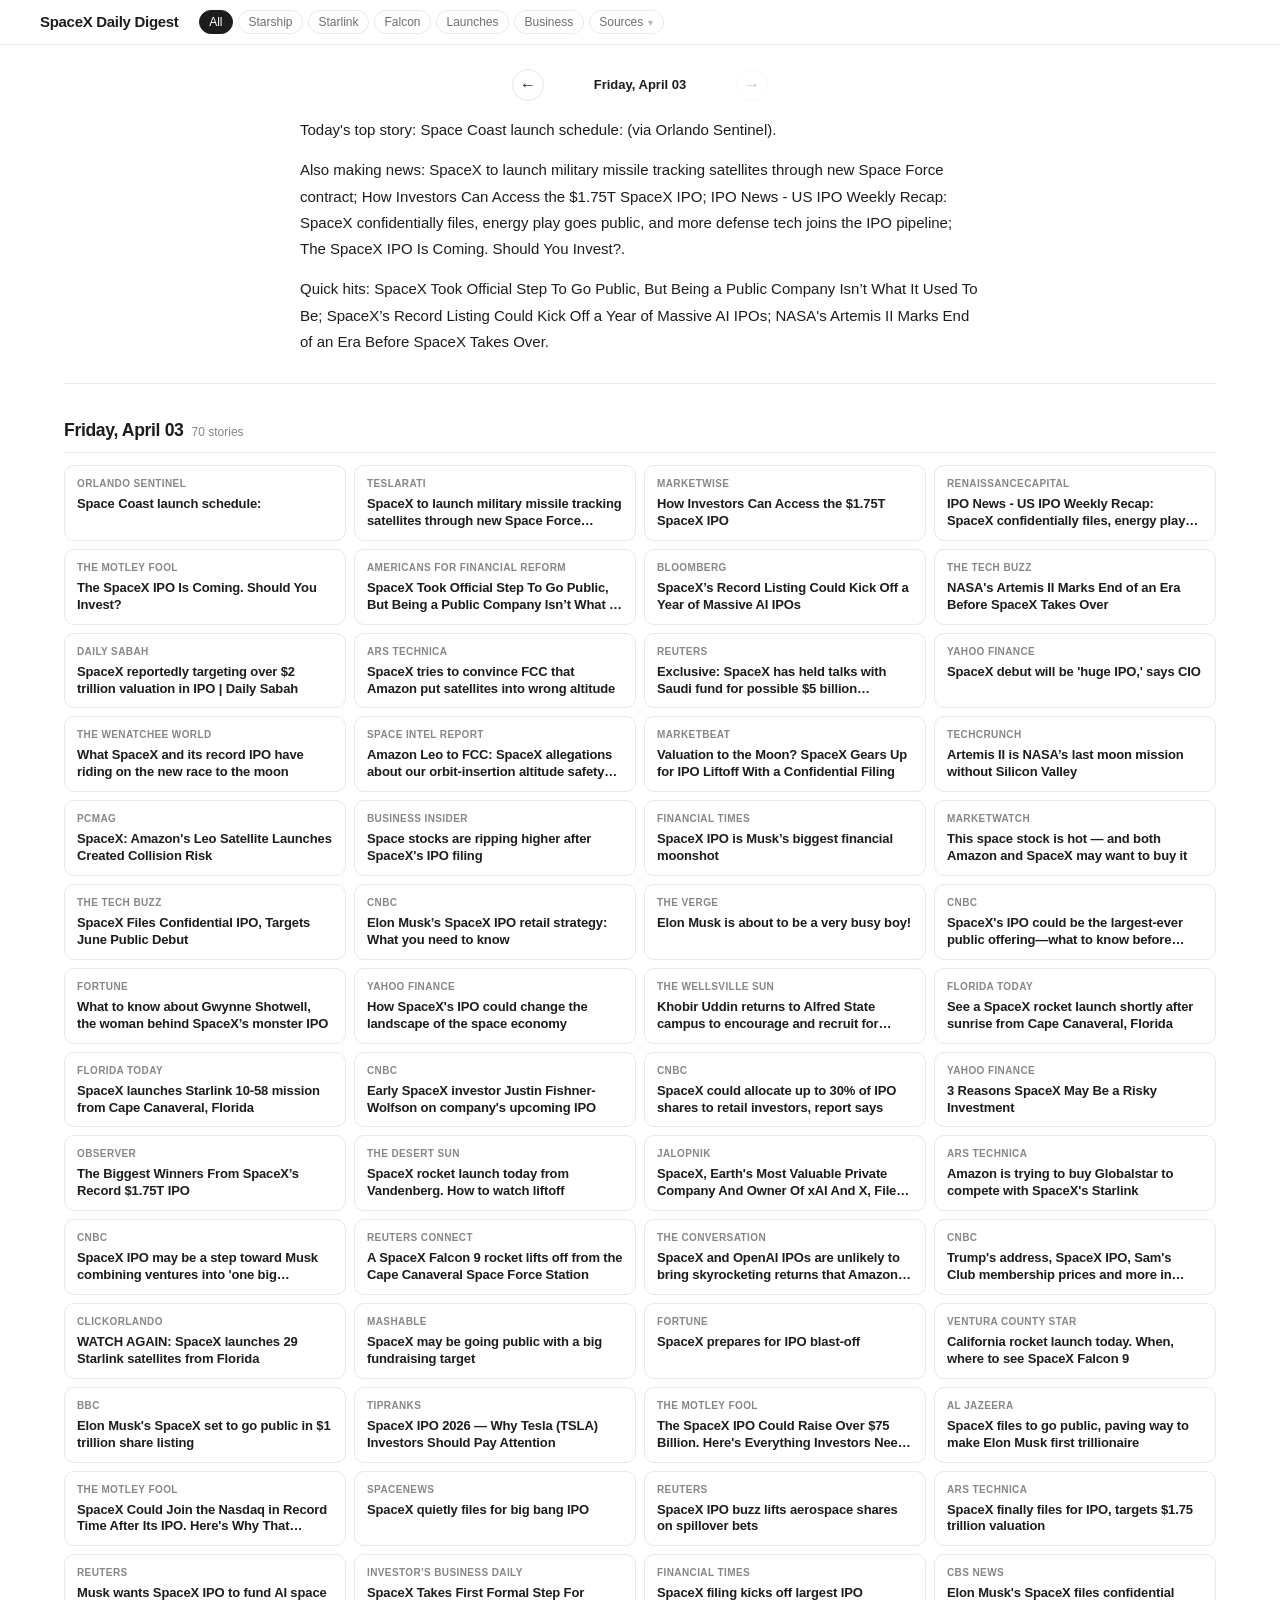
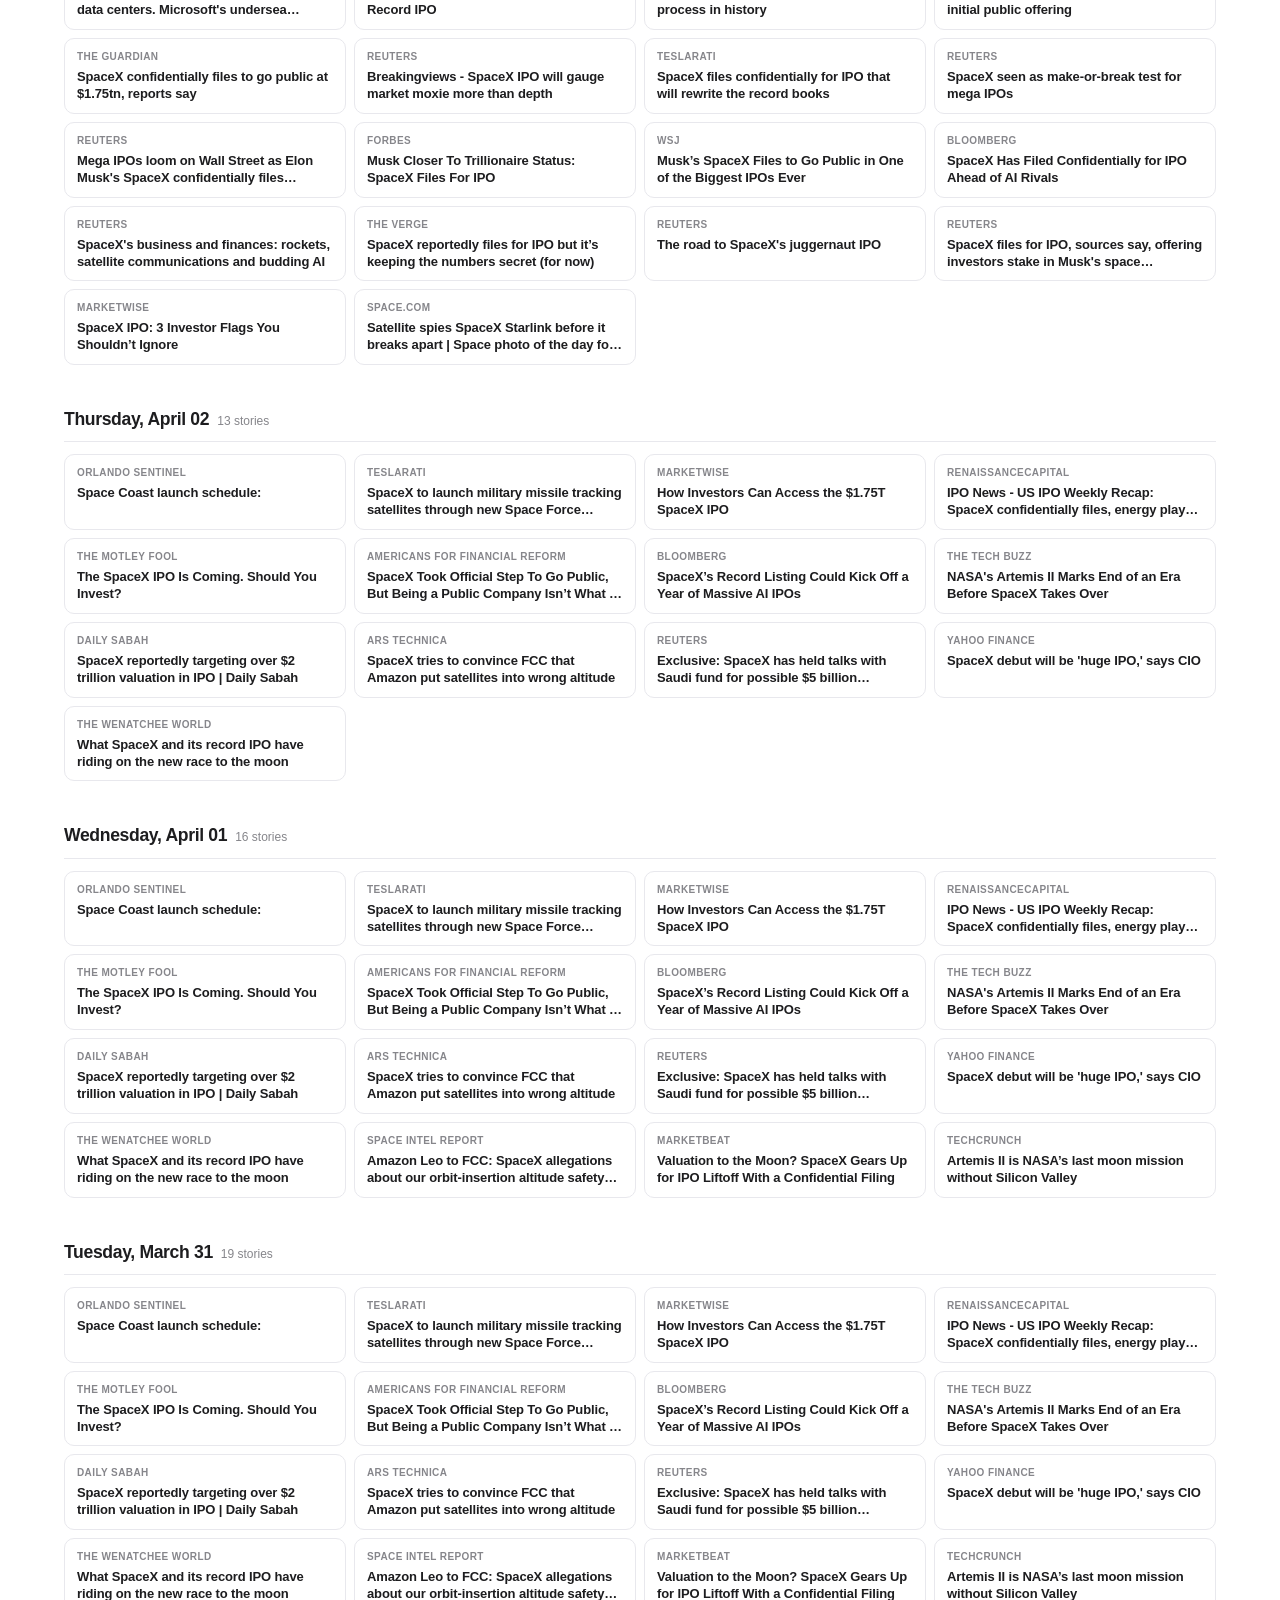
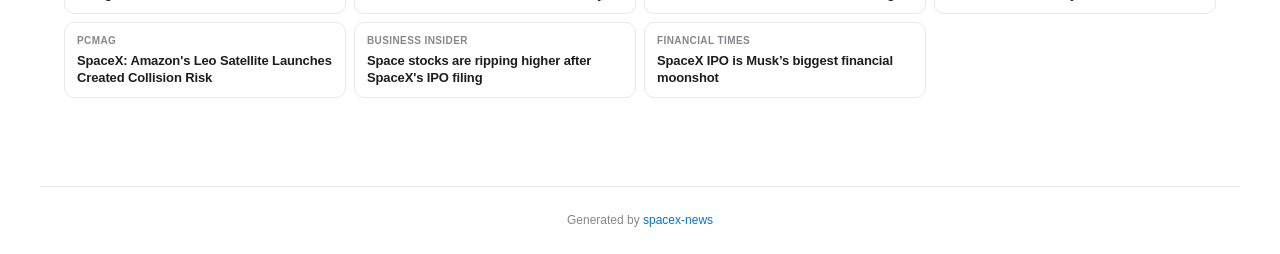
<file: output/index.html>
<!DOCTYPE html>
<html lang="en">
<head>
    <meta charset="UTF-8">
    <meta name="viewport" content="width=device-width, initial-scale=1.0">
    <title>SpaceX Daily Digest</title>
    <link rel="stylesheet" href="static/style.css">
</head>
<body>
    <nav class="topbar">
        <div class="topbar-inner">
            <span class="topbar-title">SpaceX Daily Digest</span>
            <div class="filter-row">
                <button class="filter-chip active" data-filter="topic" data-value="all">All</button>
                <button class="filter-chip" data-filter="topic" data-value="starship">Starship</button>
                <button class="filter-chip" data-filter="topic" data-value="starlink">Starlink</button>
                <button class="filter-chip" data-filter="topic" data-value="falcon">Falcon</button>
                <button class="filter-chip" data-filter="topic" data-value="launch">Launches</button>
                <button class="filter-chip" data-filter="topic" data-value="ipo">Business</button>
                <div class="source-dropdown">
                    <button class="filter-chip source-toggle" id="source-toggle">Sources</button>
                    <div class="source-menu" id="source-menu">
                        
                        <button class="source-option" data-filter="source" data-value="Al Jazeera">Al Jazeera</button>
                        
                        <button class="source-option" data-filter="source" data-value="Americans for Financial Reform">Americans for Financial Reform</button>
                        
                        <button class="source-option" data-filter="source" data-value="Ars Technica">Ars Technica</button>
                        
                        <button class="source-option" data-filter="source" data-value="Bloomberg">Bloomberg</button>
                        
                        <button class="source-option" data-filter="source" data-value="Business Insider">Business Insider</button>
                        
                        <button class="source-option" data-filter="source" data-value="CBS News">CBS News</button>
                        
                        <button class="source-option" data-filter="source" data-value="CNBC">CNBC</button>
                        
                        <button class="source-option" data-filter="source" data-value="Daily Sabah">Daily Sabah</button>
                        
                        <button class="source-option" data-filter="source" data-value="Financial Times">Financial Times</button>
                        
                        <button class="source-option" data-filter="source" data-value="Florida Today">Florida Today</button>
                        
                        <button class="source-option" data-filter="source" data-value="Forbes">Forbes</button>
                        
                        <button class="source-option" data-filter="source" data-value="Fortune">Fortune</button>
                        
                        <button class="source-option" data-filter="source" data-value="Investor&#39;s Business Daily">Investor&#39;s Business Daily</button>
                        
                        <button class="source-option" data-filter="source" data-value="Jalopnik">Jalopnik</button>
                        
                        <button class="source-option" data-filter="source" data-value="MarketBeat">MarketBeat</button>
                        
                        <button class="source-option" data-filter="source" data-value="MarketWise">MarketWise</button>
                        
                        <button class="source-option" data-filter="source" data-value="Mashable">Mashable</button>
                        
                        <button class="source-option" data-filter="source" data-value="Orlando Sentinel">Orlando Sentinel</button>
                        
                        <button class="source-option" data-filter="source" data-value="PCMag">PCMag</button>
                        
                        <button class="source-option" data-filter="source" data-value="Reuters">Reuters</button>
                        
                        <button class="source-option" data-filter="source" data-value="Reuters Connect">Reuters Connect</button>
                        
                        <button class="source-option" data-filter="source" data-value="Space Intel Report">Space Intel Report</button>
                        
                        <button class="source-option" data-filter="source" data-value="Space.com">Space.com</button>
                        
                        <button class="source-option" data-filter="source" data-value="SpaceNews">SpaceNews</button>
                        
                        <button class="source-option" data-filter="source" data-value="TechCrunch">TechCrunch</button>
                        
                        <button class="source-option" data-filter="source" data-value="Teslarati">Teslarati</button>
                        
                        <button class="source-option" data-filter="source" data-value="The Conversation">The Conversation</button>
                        
                        <button class="source-option" data-filter="source" data-value="The Desert Sun">The Desert Sun</button>
                        
                        <button class="source-option" data-filter="source" data-value="The Guardian">The Guardian</button>
                        
                        <button class="source-option" data-filter="source" data-value="The Motley Fool">The Motley Fool</button>
                        
                        <button class="source-option" data-filter="source" data-value="The Tech Buzz">The Tech Buzz</button>
                        
                        <button class="source-option" data-filter="source" data-value="The Verge">The Verge</button>
                        
                        <button class="source-option" data-filter="source" data-value="The Wenatchee World">The Wenatchee World</button>
                        
                        <button class="source-option" data-filter="source" data-value="TipRanks">TipRanks</button>
                        
                        <button class="source-option" data-filter="source" data-value="Ventura County Star">Ventura County Star</button>
                        
                        <button class="source-option" data-filter="source" data-value="WSJ">WSJ</button>
                        
                        <button class="source-option" data-filter="source" data-value="Yahoo Finance">Yahoo Finance</button>
                        
                        <button class="source-option" data-filter="source" data-value="bbc">bbc</button>
                        
                        <button class="source-option" data-filter="source" data-value="clickorlando">clickorlando</button>
                        
                        <button class="source-option" data-filter="source" data-value="marketwatch">marketwatch</button>
                        
                        <button class="source-option" data-filter="source" data-value="observer">observer</button>
                        
                        <button class="source-option" data-filter="source" data-value="renaissancecapital">renaissancecapital</button>
                        
                        <button class="source-option" data-filter="source" data-value="the wellsville sun">the wellsville sun</button>
                        
                    </div>
                </div>
            </div>
            <span class="active-source-tag" id="active-source-tag" hidden></span>
        </div>
    </nav>

    <main>
        <!-- Daily Digest Carousel -->
        
        <section class="digest-carousel" id="digest-carousel">
            <div class="digest-nav">
                <button class="digest-arrow" id="digest-prev" aria-label="Previous day">&larr;</button>
                <div class="digest-date" id="digest-date"></div>
                <button class="digest-arrow" id="digest-next" aria-label="Next day">&rarr;</button>
            </div>
            
            <article class="digest-panel active" data-day-index="0" data-date="Friday, April 03">
                <div class="digest-text">
                    <p>Today's top story: Space Coast launch schedule: (via Orlando Sentinel).</p>
<p>Also making news: SpaceX to launch military missile tracking satellites through new Space Force contract; How Investors Can Access the $1.75T SpaceX IPO; IPO News - US IPO Weekly Recap: SpaceX confidentially files, energy play goes public, and more defense tech joins the IPO pipeline; The SpaceX IPO Is Coming. Should You Invest?.</p>
<p>Quick hits: SpaceX Took Official Step To Go Public, But Being a Public Company Isn’t What It Used To Be; SpaceX’s Record Listing Could Kick Off a Year of Massive AI IPOs; NASA's Artemis II Marks End of an Era Before SpaceX Takes Over.</p>
                </div>
            </article>
            
            <article class="digest-panel " data-day-index="1" data-date="Thursday, April 02">
                <div class="digest-text">
                    <p>This is a test briefing for 2026-04-02. SpaceX continued work on Starship development while preparing for upcoming Falcon 9 missions. The company also made progress on Starlink constellation expansion.</p>
<p>In business news, SpaceX IPO discussions dominated headlines with multiple reports suggesting a record-breaking public offering could be imminent.</p>
<p>Quick hits: Several launches were scheduled from both Cape Canaveral and Vandenberg, and the FCC continued reviewing Starlink spectrum allocation requests.</p>
                </div>
            </article>
            
            <article class="digest-panel " data-day-index="2" data-date="Wednesday, April 01">
                <div class="digest-text">
                    <p>This is a test briefing for 2026-04-01. SpaceX continued work on Starship development while preparing for upcoming Falcon 9 missions. The company also made progress on Starlink constellation expansion.</p>
<p>In business news, SpaceX IPO discussions dominated headlines with multiple reports suggesting a record-breaking public offering could be imminent.</p>
<p>Quick hits: Several launches were scheduled from both Cape Canaveral and Vandenberg, and the FCC continued reviewing Starlink spectrum allocation requests.</p>
                </div>
            </article>
            
            <article class="digest-panel " data-day-index="3" data-date="Tuesday, March 31">
                <div class="digest-text">
                    <p>This is a test briefing for 2026-03-31. SpaceX continued work on Starship development while preparing for upcoming Falcon 9 missions. The company also made progress on Starlink constellation expansion.</p>
<p>In business news, SpaceX IPO discussions dominated headlines with multiple reports suggesting a record-breaking public offering could be imminent.</p>
<p>Quick hits: Several launches were scheduled from both Cape Canaveral and Vandenberg, and the FCC continued reviewing Starlink spectrum allocation requests.</p>
                </div>
            </article>
            
        </section>
        

        <!-- Filter status -->
        <p class="filter-status" id="filter-status" hidden></p>

        <!-- Article cards by day -->
        
        <section class="day-section" id="2026-04-03">
            <div class="day-header">
                <h2>Friday, April 03</h2>
                <span class="day-count">70 stories</span>
            </div>

            <div class="card-grid">
                
                <a href="https://news.google.com/rss/articles/CBMie0FVX3lxTE9adFVsYjIycDRHVnhzbEJWdzVnOWxnbkxJaDVsZTR1X3JiQVlFXzBiYzlzT3N5d002MlIwU3BNRUttTjZzQTlpYVN3VmJEb3BhNGFCcUJUMDBsZUwwNm9uS3VPaTRjczdIT0NfdlRabjJoQWlDVU12UVBwRQ?oc=5" target="_blank" rel="noopener"
                   class="card "
                   data-source="Orlando Sentinel"
                   data-text="space coast launch schedule:">
                    <span class="card-source">Orlando Sentinel</span>
                    <h3>Space Coast launch schedule:</h3>
                </a>
                
                <a href="https://www.teslarati.com/spacex-to-launch-military-missile-tracking-satellites-through-new-space-force-contract/" target="_blank" rel="noopener"
                   class="card "
                   data-source="Teslarati"
                   data-text="spacex to launch military missile tracking satellites through new space force contract">
                    <span class="card-source">Teslarati</span>
                    <h3>SpaceX to launch military missile tracking satellites through new Space Force contract</h3>
                </a>
                
                <a href="https://news.google.com/rss/articles/CBMid0FVX3lxTE9HMWFaUm9aQzByTnlNV2k5U2s4OUVFbE5zdFZoUWJTaGRjSVR3SGRablY5UUdHRDJ6bEN3VXdYX0hGUHItNGVuSTJTWkVlaGEwVlMtQWhtYTJjWDVHeU5YRHBDcXNMTExGemozVlNsUnpDeGctOGNv?oc=5" target="_blank" rel="noopener"
                   class="card "
                   data-source="MarketWise"
                   data-text="how investors can access the $1.75t spacex ipo">
                    <span class="card-source">MarketWise</span>
                    <h3>How Investors Can Access the $1.75T SpaceX IPO</h3>
                </a>
                
                <a href="https://news.google.com/rss/articles/[base64]?oc=5" target="_blank" rel="noopener"
                   class="card "
                   data-source="renaissancecapital"
                   data-text="ipo news - us ipo weekly recap: spacex confidentially files, energy play goes public, and more defense tech joins the ipo pipeline">
                    <span class="card-source">renaissancecapital</span>
                    <h3>IPO News - US IPO Weekly Recap: SpaceX confidentially files, energy play goes public, and more defense tech joins the IPO pipeline</h3>
                </a>
                
                <a href="https://news.google.com/rss/articles/CBMijgFBVV95cUxNSjNyLUN5QXhwdjdnd0tBeGtyaEVpMVNWZThyYWR4WXNnWkl0MTVIdl9kMm5aalN3YzV3cXJ5MDNPc0FrUlBuZjg3akktbmFWWnJqYVY2NnU5dzMyZE5mUjRhWmtMNHpEeWk5MFBtdnhuOE8xQzZZLXNfTEVqQUVfV05oY2RTeU5nYThwUFRR?oc=5" target="_blank" rel="noopener"
                   class="card "
                   data-source="The Motley Fool"
                   data-text="the spacex ipo is coming. should you invest?">
                    <span class="card-source">The Motley Fool</span>
                    <h3>The SpaceX IPO Is Coming. Should You Invest?</h3>
                </a>
                
                <a href="https://news.google.com/rss/articles/[base64]?oc=5" target="_blank" rel="noopener"
                   class="card "
                   data-source="Americans for Financial Reform"
                   data-text="spacex took official step to go public, but being a public company isn’t what it used to be">
                    <span class="card-source">Americans for Financial Reform</span>
                    <h3>SpaceX Took Official Step To Go Public, But Being a Public Company Isn’t What It Used To Be</h3>
                </a>
                
                <a href="https://news.google.com/rss/articles/[base64]?oc=5" target="_blank" rel="noopener"
                   class="card "
                   data-source="Bloomberg"
                   data-text="spacex’s record listing could kick off a year of massive ai ipos">
                    <span class="card-source">Bloomberg</span>
                    <h3>SpaceX’s Record Listing Could Kick Off a Year of Massive AI IPOs</h3>
                </a>
                
                <a href="https://news.google.com/rss/articles/[base64]?oc=5" target="_blank" rel="noopener"
                   class="card "
                   data-source="The Tech Buzz"
                   data-text="nasa&#39;s artemis ii marks end of an era before spacex takes over">
                    <span class="card-source">The Tech Buzz</span>
                    <h3>NASA&#39;s Artemis II Marks End of an Era Before SpaceX Takes Over</h3>
                </a>
                
                <a href="https://news.google.com/rss/articles/[base64]?oc=5" target="_blank" rel="noopener"
                   class="card "
                   data-source="Daily Sabah"
                   data-text="spacex reportedly targeting over $2 trillion valuation in ipo | daily sabah">
                    <span class="card-source">Daily Sabah</span>
                    <h3>SpaceX reportedly targeting over $2 trillion valuation in IPO | Daily Sabah</h3>
                </a>
                
                <a href="https://arstechnica.com/tech-policy/2026/04/spacex-claims-amazon-leo-launches-could-crash-into-starlink-satellites/" target="_blank" rel="noopener"
                   class="card "
                   data-source="Ars Technica"
                   data-text="spacex tries to convince fcc that amazon put satellites into wrong altitude">
                    <span class="card-source">Ars Technica</span>
                    <h3>SpaceX tries to convince FCC that Amazon put satellites into wrong altitude</h3>
                </a>
                
                <a href="https://news.google.com/rss/articles/[base64]?oc=5" target="_blank" rel="noopener"
                   class="card "
                   data-source="Reuters"
                   data-text="exclusive: spacex has held talks with saudi fund for possible $5 billion investment in ipo, sources say">
                    <span class="card-source">Reuters</span>
                    <h3>Exclusive: SpaceX has held talks with Saudi fund for possible $5 billion investment in IPO, sources say</h3>
                </a>
                
                <a href="https://news.google.com/rss/articles/CBMifkFVX3lxTE1hbmZYN2c2Q1BVX0N2Y1ZSV19VN1VPdHJYZFJaN25jWUFuTlh6VzVOWmphTXlfZDRONC1EdGp2X2R6QXBSdVJKTi1vRmJJMVhWVmJieGJzMk43Y2RrM2VnelgtSUU2S3RVd3ZVZkhRWkcxWHNHR041S0ZpMVJjQQ?oc=5" target="_blank" rel="noopener"
                   class="card "
                   data-source="Yahoo Finance"
                   data-text="spacex debut will be &#39;huge ipo,&#39; says cio">
                    <span class="card-source">Yahoo Finance</span>
                    <h3>SpaceX debut will be &#39;huge IPO,&#39; says CIO</h3>
                </a>
                
                <a href="https://news.google.com/rss/articles/[base64]?oc=5" target="_blank" rel="noopener"
                   class="card "
                   data-source="The Wenatchee World"
                   data-text="what spacex and its record ipo have riding on the new race to the moon">
                    <span class="card-source">The Wenatchee World</span>
                    <h3>What SpaceX and its record IPO have riding on the new race to the moon</h3>
                </a>
                
                <a href="https://news.google.com/rss/articles/[base64]?oc=5" target="_blank" rel="noopener"
                   class="card "
                   data-source="Space Intel Report"
                   data-text="amazon leo to fcc: spacex allegations about our orbit-insertion altitude safety are disingenuous, but we’ll address them anyway">
                    <span class="card-source">Space Intel Report</span>
                    <h3>Amazon Leo to FCC: SpaceX allegations about our orbit-insertion altitude safety are disingenuous, but we’ll address them anyway</h3>
                </a>
                
                <a href="https://news.google.com/rss/articles/[base64]?oc=5" target="_blank" rel="noopener"
                   class="card "
                   data-source="MarketBeat"
                   data-text="valuation to the moon? spacex gears up for ipo liftoff with a confidential filing">
                    <span class="card-source">MarketBeat</span>
                    <h3>Valuation to the Moon? SpaceX Gears Up for IPO Liftoff With a Confidential Filing</h3>
                </a>
                
                <a href="https://techcrunch.com/2026/04/02/artemis-ii-is-nasas-last-moon-mission-without-silicon-valley/" target="_blank" rel="noopener"
                   class="card "
                   data-source="TechCrunch"
                   data-text="artemis ii is nasa’s last moon mission without silicon valley">
                    <span class="card-source">TechCrunch</span>
                    <h3>Artemis II is NASA’s last moon mission without Silicon Valley</h3>
                </a>
                
                <a href="https://news.google.com/rss/articles/CBMikAFBVV95cUxQR2ZDY2RwOE80WnJHYld2MURmQ1RmR3c2THlqbVl4aElxU0VxY3ZJVm9XVDNXQUR4WGFUWkdwa2d5cHYzQW5uVW5aZFkwZHY0TG5fT1dsRVVVNUVId0hWZmQyODN3MWhXOWVaajdldEFaREVIa2E3TjhCdThNLU5weFFqcjNhQzV4Q1dDRmxrcTM?oc=5" target="_blank" rel="noopener"
                   class="card "
                   data-source="PCMag"
                   data-text="spacex: amazon&#39;s leo satellite launches created collision risk">
                    <span class="card-source">PCMag</span>
                    <h3>SpaceX: Amazon&#39;s Leo Satellite Launches Created Collision Risk</h3>
                </a>
                
                <a href="https://news.google.com/rss/articles/[base64]?oc=5" target="_blank" rel="noopener"
                   class="card "
                   data-source="Business Insider"
                   data-text="space stocks are ripping higher after spacex&#39;s ipo filing">
                    <span class="card-source">Business Insider</span>
                    <h3>Space stocks are ripping higher after SpaceX&#39;s IPO filing</h3>
                </a>
                
                <a href="https://news.google.com/rss/articles/CBMihAFBVV95cUxQQXV2ajJRcTJRQmtaQko0X1ByemR2UTI3WEM5ZDBnWUtoMVlxWE1FT1JCUF80Um90QUVFMlpkV2ZqUDZyMk5ZN1NKS3JaREY0N2FPQlFFNjBySXFIN1loZ2VqWVJqdXhkVVhSSWRkc2lsNTdlSHFzUWhOWkdwS2pCZkFiblg?oc=5" target="_blank" rel="noopener"
                   class="card "
                   data-source="Financial Times"
                   data-text="spacex ipo is musk’s biggest financial moonshot">
                    <span class="card-source">Financial Times</span>
                    <h3>SpaceX IPO is Musk’s biggest financial moonshot</h3>
                </a>
                
                <a href="https://news.google.com/rss/articles/[base64]?oc=5" target="_blank" rel="noopener"
                   class="card "
                   data-source="marketwatch"
                   data-text="this space stock is hot — and both amazon and spacex may want to buy it">
                    <span class="card-source">marketwatch</span>
                    <h3>This space stock is hot — and both Amazon and SpaceX may want to buy it</h3>
                </a>
                
                <a href="https://news.google.com/rss/articles/[base64]?oc=5" target="_blank" rel="noopener"
                   class="card "
                   data-source="The Tech Buzz"
                   data-text="spacex files confidential ipo, targets june public debut">
                    <span class="card-source">The Tech Buzz</span>
                    <h3>SpaceX Files Confidential IPO, Targets June Public Debut</h3>
                </a>
                
                <a href="https://news.google.com/rss/articles/CBMihwFBVV95cUxPUGE1YUJWNkotMVRkRDgyTlpmZTlwbXF1LVJaTjNTY3pTYTEwQUpOeGhpUjA5NDFSOG1EYld4S2p0ZlJ1dGtycl9wYW9ZdmdZN1dza0N1N05sOXJYZWh1MDNXUUxBd2xRWHMxMFV4Ym5MR3h3UU9ZMnVBcTVSTFgyQ3lQLWg4dFU?oc=5" target="_blank" rel="noopener"
                   class="card "
                   data-source="CNBC"
                   data-text="elon musk’s spacex ipo retail strategy: what you need to know">
                    <span class="card-source">CNBC</span>
                    <h3>Elon Musk’s SpaceX IPO retail strategy: What you need to know</h3>
                </a>
                
                <a href="https://news.google.com/rss/articles/CBMie0FVX3lxTE5OVlg2aUxWcmU5SElZZ1F3RURRbno2MEM2V25ocXl6WWFsdDhoM2luNXBDVTgya0pjSHZJa0VIdmtISFlXSU9uLUs3RlpUUC1nS1pQVlh4SjBtNG9kb0hxYXhpb1QzSHZ2dkh3bWhzYXN3VGNqRmRfcThCZw?oc=5" target="_blank" rel="noopener"
                   class="card "
                   data-source="The Verge"
                   data-text="elon musk is about to be a very busy boy!">
                    <span class="card-source">The Verge</span>
                    <h3>Elon Musk is about to be a very busy boy!</h3>
                </a>
                
                <a href="https://news.google.com/rss/articles/[base64]?oc=5" target="_blank" rel="noopener"
                   class="card "
                   data-source="CNBC"
                   data-text="spacex&#39;s ipo could be the largest-ever public offering—what to know before investing, from experts">
                    <span class="card-source">CNBC</span>
                    <h3>SpaceX&#39;s IPO could be the largest-ever public offering—what to know before investing, from experts</h3>
                </a>
                
                <a href="https://news.google.com/rss/articles/[base64]?oc=5" target="_blank" rel="noopener"
                   class="card "
                   data-source="Fortune"
                   data-text="what to know about gwynne shotwell, the woman behind spacex’s monster ipo">
                    <span class="card-source">Fortune</span>
                    <h3>What to know about Gwynne Shotwell, the woman behind SpaceX’s monster IPO</h3>
                </a>
                
                <a href="https://news.google.com/rss/articles/[base64]?oc=5" target="_blank" rel="noopener"
                   class="card "
                   data-source="Yahoo Finance"
                   data-text="how spacex&#39;s ipo could change the landscape of the space economy">
                    <span class="card-source">Yahoo Finance</span>
                    <h3>How SpaceX&#39;s IPO could change the landscape of the space economy</h3>
                </a>
                
                <a href="https://news.google.com/rss/articles/[base64]?oc=5" target="_blank" rel="noopener"
                   class="card "
                   data-source="the wellsville sun"
                   data-text="khobir uddin returns to alfred state campus to encourage and recruit for spacex">
                    <span class="card-source">the wellsville sun</span>
                    <h3>Khobir Uddin returns to Alfred State campus to encourage and recruit for SpaceX</h3>
                </a>
                
                <a href="https://news.google.com/rss/articles/[base64]?oc=5" target="_blank" rel="noopener"
                   class="card "
                   data-source="Florida Today"
                   data-text="see a spacex rocket launch shortly after sunrise from cape canaveral, florida">
                    <span class="card-source">Florida Today</span>
                    <h3>See a SpaceX rocket launch shortly after sunrise from Cape Canaveral, Florida</h3>
                </a>
                
                <a href="https://news.google.com/rss/articles/[base64]?oc=5" target="_blank" rel="noopener"
                   class="card "
                   data-source="Florida Today"
                   data-text="spacex launches starlink 10-58 mission from cape canaveral, florida">
                    <span class="card-source">Florida Today</span>
                    <h3>SpaceX launches Starlink 10-58 mission from Cape Canaveral, Florida</h3>
                </a>
                
                <a href="https://news.google.com/rss/articles/[base64]?oc=5" target="_blank" rel="noopener"
                   class="card "
                   data-source="CNBC"
                   data-text="early spacex investor justin fishner-wolfson on company&#39;s upcoming ipo">
                    <span class="card-source">CNBC</span>
                    <h3>Early SpaceX investor Justin Fishner-Wolfson on company&#39;s upcoming IPO</h3>
                </a>
                
                <a href="https://news.google.com/rss/articles/[base64]?oc=5" target="_blank" rel="noopener"
                   class="card "
                   data-source="CNBC"
                   data-text="spacex could allocate up to 30% of ipo shares to retail investors, report says">
                    <span class="card-source">CNBC</span>
                    <h3>SpaceX could allocate up to 30% of IPO shares to retail investors, report says</h3>
                </a>
                
                <a href="https://news.google.com/rss/articles/[base64]?oc=5" target="_blank" rel="noopener"
                   class="card "
                   data-source="Yahoo Finance"
                   data-text="3 reasons spacex may be a risky investment">
                    <span class="card-source">Yahoo Finance</span>
                    <h3>3 Reasons SpaceX May Be a Risky Investment</h3>
                </a>
                
                <a href="https://news.google.com/rss/articles/CBMickFVX3lxTFAtSXFCZFFYSGl4U3BUUDRCVUZsTU50TXpPVmxYQmlYUHR4NWVHRWgxOVdfbXJ3S3dyLVE4U2lYZmlqUEw5dmVXX1RNbnVOb1dMRjM1YjJxdE93S3BRYld3amtNUERpR244QW9UMmVFNDdTZw?oc=5" target="_blank" rel="noopener"
                   class="card "
                   data-source="observer"
                   data-text="the biggest winners from spacex’s record $1.75t ipo">
                    <span class="card-source">observer</span>
                    <h3>The Biggest Winners From SpaceX’s Record $1.75T IPO</h3>
                </a>
                
                <a href="https://news.google.com/rss/articles/[base64]?oc=5" target="_blank" rel="noopener"
                   class="card "
                   data-source="The Desert Sun"
                   data-text="spacex rocket launch today from vandenberg. how to watch liftoff">
                    <span class="card-source">The Desert Sun</span>
                    <h3>SpaceX rocket launch today from Vandenberg. How to watch liftoff</h3>
                </a>
                
                <a href="https://news.google.com/rss/articles/CBMie0FVX3lxTE03WXYxelU0OEFUQ3k2dWlCcmd4bzkwUlc3S0ZNbm5hSEQ5c05DMEF6aHdJWEtSVmQ4MkJFTUoxcmxqdzlqaDkyaHNuRjJ4cUpIMm5VLUc0MWs4bGVFQWIxczBfemQzVnc0b25DNkFvMUhVeVNEM1NZN2xXRQ?oc=5" target="_blank" rel="noopener"
                   class="card "
                   data-source="Jalopnik"
                   data-text="spacex, earth&#39;s most valuable private company and owner of xai and x, files for ipo">
                    <span class="card-source">Jalopnik</span>
                    <h3>SpaceX, Earth&#39;s Most Valuable Private Company And Owner Of xAI And X, Files For IPO</h3>
                </a>
                
                <a href="https://arstechnica.com/tech-policy/2026/04/amazon-is-trying-to-buy-globalstar-to-compete-with-spacexs-starlink/" target="_blank" rel="noopener"
                   class="card "
                   data-source="Ars Technica"
                   data-text="amazon is trying to buy globalstar to compete with spacex&#39;s starlink">
                    <span class="card-source">Ars Technica</span>
                    <h3>Amazon is trying to buy Globalstar to compete with SpaceX&#39;s Starlink</h3>
                </a>
                
                <a href="https://news.google.com/rss/articles/[base64]?oc=5" target="_blank" rel="noopener"
                   class="card "
                   data-source="CNBC"
                   data-text="spacex ipo may be a step toward musk combining ventures into &#39;one big company&#39;: walter isaacson">
                    <span class="card-source">CNBC</span>
                    <h3>SpaceX IPO may be a step toward Musk combining ventures into &#39;one big company&#39;: Walter Isaacson</h3>
                </a>
                
                <a href="https://news.google.com/rss/articles/[base64]?oc=5" target="_blank" rel="noopener"
                   class="card "
                   data-source="Reuters Connect"
                   data-text="a spacex falcon 9 rocket lifts off from the cape canaveral space force station">
                    <span class="card-source">Reuters Connect</span>
                    <h3>A SpaceX Falcon 9 rocket lifts off from the Cape Canaveral Space Force Station</h3>
                </a>
                
                <a href="https://news.google.com/rss/articles/[base64]?oc=5" target="_blank" rel="noopener"
                   class="card "
                   data-source="The Conversation"
                   data-text="spacex and openai ipos are unlikely to bring skyrocketing returns that amazon and apple did, as companies go public later in life and early investors cash out">
                    <span class="card-source">The Conversation</span>
                    <h3>SpaceX and OpenAI IPOs are unlikely to bring skyrocketing returns that Amazon and Apple did, as companies go public later in life and early investors cash out</h3>
                </a>
                
                <a href="https://news.google.com/rss/articles/[base64]?oc=5" target="_blank" rel="noopener"
                   class="card "
                   data-source="CNBC"
                   data-text="trump&#39;s address, spacex ipo, sam&#39;s club membership prices and more in morning squawk">
                    <span class="card-source">CNBC</span>
                    <h3>Trump&#39;s address, SpaceX IPO, Sam&#39;s Club membership prices and more in Morning Squawk</h3>
                </a>
                
                <a href="https://news.google.com/rss/articles/[base64]?oc=5" target="_blank" rel="noopener"
                   class="card "
                   data-source="clickorlando"
                   data-text="watch again: spacex launches 29 starlink satellites from florida">
                    <span class="card-source">clickorlando</span>
                    <h3>WATCH AGAIN: SpaceX launches 29 Starlink satellites from Florida</h3>
                </a>
                
                <a href="https://news.google.com/rss/articles/CBMia0FVX3lxTE9CamhGUlVfX3hVclJRcmduU042NG1BazE1T1lCZXBDSzNWNDdVdTl2VTVYR0lIMTU3NU14Qml3anp2eTF1YzJJclMtWnllNnBtaGN4eDhrRnUzZG1vZzRnb1doUWNwSl9Dd3FB?oc=5" target="_blank" rel="noopener"
                   class="card "
                   data-source="Mashable"
                   data-text="spacex may be going public with a big fundraising target">
                    <span class="card-source">Mashable</span>
                    <h3>SpaceX may be going public with a big fundraising target</h3>
                </a>
                
                <a href="https://news.google.com/rss/articles/CBMijAFBVV95cUxOMnVnZDFmaVZocUFPYjVLTkpXVXFsRzUwUVR3TENNbmQxdUZ1Q2hEbmE0dVZnSkh1V2s0NXVmc2FYUXFNNVZFR1dsLU1KVFZ3NDBld2ZpaExkdGdHVXNsMERzS3ExNEhIeG5SdUpxbFQwby01X2otcUxaSDFJRDA4bWhoc05ESmZtSUhVaw?oc=5" target="_blank" rel="noopener"
                   class="card "
                   data-source="Fortune"
                   data-text="spacex prepares for ipo blast-off">
                    <span class="card-source">Fortune</span>
                    <h3>SpaceX prepares for IPO blast-off</h3>
                </a>
                
                <a href="https://news.google.com/rss/articles/[base64]?oc=5" target="_blank" rel="noopener"
                   class="card "
                   data-source="Ventura County Star"
                   data-text="california rocket launch today. when, where to see spacex falcon 9">
                    <span class="card-source">Ventura County Star</span>
                    <h3>California rocket launch today. When, where to see SpaceX Falcon 9</h3>
                </a>
                
                <a href="https://news.google.com/rss/articles/CBMiWkFVX3lxTE1tUnhqQ2RIZ3g4TzViTTZkcWJfb2dhbUxlOTh3cnRxbUxRR19WVlpnRGJsdVV5Zlh6NUNGOXJoMkVtMVBwcndXb1EzSmpEajRXXzdjWWVZcENfZw?oc=5" target="_blank" rel="noopener"
                   class="card "
                   data-source="bbc"
                   data-text="elon musk&#39;s spacex set to go public in $1 trillion share listing">
                    <span class="card-source">bbc</span>
                    <h3>Elon Musk&#39;s SpaceX set to go public in $1 trillion share listing</h3>
                </a>
                
                <a href="https://news.google.com/rss/articles/[base64]?oc=5" target="_blank" rel="noopener"
                   class="card "
                   data-source="TipRanks"
                   data-text="spacex ipo 2026 — why tesla (tsla) investors should pay attention">
                    <span class="card-source">TipRanks</span>
                    <h3>SpaceX IPO 2026 — Why Tesla (TSLA) Investors Should Pay Attention</h3>
                </a>
                
                <a href="https://news.google.com/rss/articles/[base64]?oc=5" target="_blank" rel="noopener"
                   class="card "
                   data-source="The Motley Fool"
                   data-text="the spacex ipo could raise over $75 billion. here&#39;s everything investors need to know.">
                    <span class="card-source">The Motley Fool</span>
                    <h3>The SpaceX IPO Could Raise Over $75 Billion. Here&#39;s Everything Investors Need to Know.</h3>
                </a>
                
                <a href="https://news.google.com/rss/articles/[base64]?oc=5" target="_blank" rel="noopener"
                   class="card "
                   data-source="Al Jazeera"
                   data-text="spacex files to go public, paving way to make elon musk first trillionaire">
                    <span class="card-source">Al Jazeera</span>
                    <h3>SpaceX files to go public, paving way to make Elon Musk first trillionaire</h3>
                </a>
                
                <a href="https://news.google.com/rss/articles/[base64]?oc=5" target="_blank" rel="noopener"
                   class="card "
                   data-source="The Motley Fool"
                   data-text="spacex could join the nasdaq in record time after its ipo. here&#39;s why that matters.">
                    <span class="card-source">The Motley Fool</span>
                    <h3>SpaceX Could Join the Nasdaq in Record Time After Its IPO. Here&#39;s Why That Matters.</h3>
                </a>
                
                <a href="https://spacenews.com/spacex-quietly-files-for-big-bang-ipo/" target="_blank" rel="noopener"
                   class="card "
                   data-source="SpaceNews"
                   data-text="spacex quietly files for big bang ipo">
                    <span class="card-source">SpaceNews</span>
                    <h3>SpaceX quietly files for big bang IPO</h3>
                </a>
                
                <a href="https://news.google.com/rss/articles/[base64]?oc=5" target="_blank" rel="noopener"
                   class="card "
                   data-source="Reuters"
                   data-text="spacex ipo buzz lifts aerospace shares on spillover bets">
                    <span class="card-source">Reuters</span>
                    <h3>SpaceX IPO buzz lifts aerospace shares on spillover bets</h3>
                </a>
                
                <a href="https://arstechnica.com/space/2026/04/spacex-finally-files-for-ipo-targets-1-75-trillion-valuation/" target="_blank" rel="noopener"
                   class="card "
                   data-source="Ars Technica"
                   data-text="spacex finally files for ipo, targets $1.75 trillion valuation">
                    <span class="card-source">Ars Technica</span>
                    <h3>SpaceX finally files for IPO, targets $1.75 trillion valuation</h3>
                </a>
                
                <a href="https://news.google.com/rss/articles/[base64]?oc=5" target="_blank" rel="noopener"
                   class="card "
                   data-source="Reuters"
                   data-text="musk wants spacex ipo to fund ai space data centers. microsoft&#39;s undersea setback sounds warning.">
                    <span class="card-source">Reuters</span>
                    <h3>Musk wants SpaceX IPO to fund AI space data centers. Microsoft&#39;s undersea setback sounds warning.</h3>
                </a>
                
                <a href="https://news.google.com/rss/articles/CBMigAFBVV95cUxQVGJDNkJsT3JCVlBQbGZIUHNZZ3NwZVJHNXM4YjRzX3ktRzFpYXNUVklJUGpoZDA0cjE1bmxheWdjODlsSTBmMUNkSC1qQklWNEZvcmdRZ2ZtTnRPeW16eU5VQTV5MFNqN1RULVg1eG8zWnhfT3hPd0hzVGpIRFotTA?oc=5" target="_blank" rel="noopener"
                   class="card "
                   data-source="Investor&#39;s Business Daily"
                   data-text="spacex takes first formal step for record ipo">
                    <span class="card-source">Investor&#39;s Business Daily</span>
                    <h3>SpaceX Takes First Formal Step For Record IPO</h3>
                </a>
                
                <a href="https://news.google.com/rss/articles/CBMihAFBVV95cUxNZXlydmlfQUZMd0ZYZ203U1Q4azZ3SWJqb1BwWktBNk9xdFMyZVBhRkU5dHJFa3RRcG52WkN5bENNRzFZY0lBZ0xBX3BaVk9ONDdsSDVEVngycW04cFZ5MlkycS1jMWhyV05tTDRUMWdEOFdSdHVXQm8xSzNkeDZ0S3hTS1U?oc=5" target="_blank" rel="noopener"
                   class="card "
                   data-source="Financial Times"
                   data-text="spacex filing kicks off largest ipo process in history">
                    <span class="card-source">Financial Times</span>
                    <h3>SpaceX filing kicks off largest IPO process in history</h3>
                </a>
                
                <a href="https://news.google.com/rss/articles/[base64]?oc=5" target="_blank" rel="noopener"
                   class="card "
                   data-source="CBS News"
                   data-text="elon musk&#39;s spacex files confidential initial public offering">
                    <span class="card-source">CBS News</span>
                    <h3>Elon Musk&#39;s SpaceX files confidential initial public offering</h3>
                </a>
                
                <a href="https://news.google.com/rss/articles/CBMijwFBVV95cUxNU09XZTA0aEY5cS1hcE11LXJ4Q055ZzRKVFotOHFBSnYyUnBQeWZuV1NSV092R0VXeWF5eXJWb0RtU3VDY25LR2NFWXdYY0ZzRmRtYnpyOGRhaWw2alNNOGNfZzFEMEp0YkprYVVtamt5NXlReXd3M28xWDhxclljMTV4dmhzVmZ2alQyQ1A2aw?oc=5" target="_blank" rel="noopener"
                   class="card "
                   data-source="The Guardian"
                   data-text="spacex confidentially files to go public at $1.75tn, reports say">
                    <span class="card-source">The Guardian</span>
                    <h3>SpaceX confidentially files to go public at $1.75tn, reports say</h3>
                </a>
                
                <a href="https://news.google.com/rss/articles/[base64]?oc=5" target="_blank" rel="noopener"
                   class="card "
                   data-source="Reuters"
                   data-text="breakingviews - spacex ipo will gauge market moxie more than depth">
                    <span class="card-source">Reuters</span>
                    <h3>Breakingviews - SpaceX IPO will gauge market moxie more than depth</h3>
                </a>
                
                <a href="https://www.teslarati.com/spacex-files-sec-official-ipo-june/" target="_blank" rel="noopener"
                   class="card "
                   data-source="Teslarati"
                   data-text="spacex files confidentially for ipo that will rewrite the record books">
                    <span class="card-source">Teslarati</span>
                    <h3>SpaceX files confidentially for IPO that will rewrite the record books</h3>
                </a>
                
                <a href="https://news.google.com/rss/articles/CBMijgFBVV95cUxPUWF0TTFZWkRaSkE5aXpnUU1icllkN2JURVVYLXBOZ01YWDBDajBMOXhmbDB3aXF0NHhhOUg1aVNPRlpnNjJCR2xRc3Y3QWh0eEhVOFRRZDVlUkdKUmNLaTVHbE1IUmw1dUpZWjdLNFFYNGhyVHNFX2VmMTdOclQ5dzhyOUdoSDdXUEZaUkJR?oc=5" target="_blank" rel="noopener"
                   class="card "
                   data-source="Reuters"
                   data-text="spacex seen as make-or-break test for mega ipos">
                    <span class="card-source">Reuters</span>
                    <h3>SpaceX seen as make-or-break test for mega IPOs</h3>
                </a>
                
                <a href="https://news.google.com/rss/articles/[base64]?oc=5" target="_blank" rel="noopener"
                   class="card "
                   data-source="Reuters"
                   data-text="mega ipos loom on wall street as elon musk&#39;s spacex confidentially files paperwork">
                    <span class="card-source">Reuters</span>
                    <h3>Mega IPOs loom on Wall Street as Elon Musk&#39;s SpaceX confidentially files paperwork</h3>
                </a>
                
                <a href="https://news.google.com/rss/articles/[base64]?oc=5" target="_blank" rel="noopener"
                   class="card "
                   data-source="Forbes"
                   data-text="musk closer to trillionaire status: spacex files for ipo">
                    <span class="card-source">Forbes</span>
                    <h3>Musk Closer To Trillionaire Status: SpaceX Files For IPO</h3>
                </a>
                
                <a href="https://news.google.com/rss/articles/[base64]?oc=5" target="_blank" rel="noopener"
                   class="card "
                   data-source="WSJ"
                   data-text="musk’s spacex files to go public in one of the biggest ipos ever">
                    <span class="card-source">WSJ</span>
                    <h3>Musk’s SpaceX Files to Go Public in One of the Biggest IPOs Ever</h3>
                </a>
                
                <a href="https://news.google.com/rss/articles/[base64]?oc=5" target="_blank" rel="noopener"
                   class="card "
                   data-source="Bloomberg"
                   data-text="spacex has filed confidentially for ipo ahead of ai rivals">
                    <span class="card-source">Bloomberg</span>
                    <h3>SpaceX Has Filed Confidentially for IPO Ahead of AI Rivals</h3>
                </a>
                
                <a href="https://news.google.com/rss/articles/[base64]?oc=5" target="_blank" rel="noopener"
                   class="card "
                   data-source="Reuters"
                   data-text="spacex&#39;s business and finances: rockets, satellite communications and budding ai">
                    <span class="card-source">Reuters</span>
                    <h3>SpaceX&#39;s business and finances: rockets, satellite communications and budding AI</h3>
                </a>
                
                <a href="https://www.theverge.com/science/904991/spacex-announces-ipo-but-its-keeping-the-numbers-secret-for-now" target="_blank" rel="noopener"
                   class="card "
                   data-source="The Verge"
                   data-text="spacex reportedly files for ipo but it’s keeping the numbers secret (for now)">
                    <span class="card-source">The Verge</span>
                    <h3>SpaceX reportedly files for IPO but it’s keeping the numbers secret (for now)</h3>
                </a>
                
                <a href="https://news.google.com/rss/articles/[base64]?oc=5" target="_blank" rel="noopener"
                   class="card "
                   data-source="Reuters"
                   data-text="the road to spacex&#39;s juggernaut ipo">
                    <span class="card-source">Reuters</span>
                    <h3>The road to SpaceX&#39;s juggernaut IPO</h3>
                </a>
                
                <a href="https://news.google.com/rss/articles/[base64]?oc=5" target="_blank" rel="noopener"
                   class="card "
                   data-source="Reuters"
                   data-text="spacex files for ipo, sources say, offering investors stake in musk&#39;s space ambitions">
                    <span class="card-source">Reuters</span>
                    <h3>SpaceX files for IPO, sources say, offering investors stake in Musk&#39;s space ambitions</h3>
                </a>
                
                <a href="https://news.google.com/rss/articles/CBMie0FVX3lxTFBKeUdrX3hKRWpMdjd4QmpaOUZPTVkwdHEwN3QxYkExYjZzRWpZenBxNkkxbTNDTnNpRlFSd2VXSkt6ZC1QYTJFLU1UUkF3dUxGM1ZHY2hodnlnLUNMLTJtanFQdFVfYlVMa2xjRk8yb0lVY0o1cUlFa25rUQ?oc=5" target="_blank" rel="noopener"
                   class="card "
                   data-source="MarketWise"
                   data-text="spacex ipo: 3 investor flags you shouldn’t ignore">
                    <span class="card-source">MarketWise</span>
                    <h3>SpaceX IPO: 3 Investor Flags You Shouldn’t Ignore</h3>
                </a>
                
                <a href="https://www.space.com/space-exploration/satellites/spacex-starlink-spacecraft-breaks-apart-space-photo-of-the-day-for-april-1-2026" target="_blank" rel="noopener"
                   class="card "
                   data-source="Space.com"
                   data-text="satellite spies spacex starlink before it breaks apart | space photo of the day for april 1, 2026">
                    <span class="card-source">Space.com</span>
                    <h3>Satellite spies SpaceX Starlink before it breaks apart | Space photo of the day for April 1, 2026</h3>
                </a>
                
            </div>
        </section>
        
        <section class="day-section" id="2026-04-02">
            <div class="day-header">
                <h2>Thursday, April 02</h2>
                <span class="day-count">13 stories</span>
            </div>

            <div class="card-grid">
                
                <a href="https://news.google.com/rss/articles/CBMie0FVX3lxTE9adFVsYjIycDRHVnhzbEJWdzVnOWxnbkxJaDVsZTR1X3JiQVlFXzBiYzlzT3N5d002MlIwU3BNRUttTjZzQTlpYVN3VmJEb3BhNGFCcUJUMDBsZUwwNm9uS3VPaTRjczdIT0NfdlRabjJoQWlDVU12UVBwRQ?oc=5" target="_blank" rel="noopener"
                   class="card "
                   data-source="Orlando Sentinel"
                   data-text="space coast launch schedule:">
                    <span class="card-source">Orlando Sentinel</span>
                    <h3>Space Coast launch schedule:</h3>
                </a>
                
                <a href="https://www.teslarati.com/spacex-to-launch-military-missile-tracking-satellites-through-new-space-force-contract/" target="_blank" rel="noopener"
                   class="card "
                   data-source="Teslarati"
                   data-text="spacex to launch military missile tracking satellites through new space force contract">
                    <span class="card-source">Teslarati</span>
                    <h3>SpaceX to launch military missile tracking satellites through new Space Force contract</h3>
                </a>
                
                <a href="https://news.google.com/rss/articles/CBMid0FVX3lxTE9HMWFaUm9aQzByTnlNV2k5U2s4OUVFbE5zdFZoUWJTaGRjSVR3SGRablY5UUdHRDJ6bEN3VXdYX0hGUHItNGVuSTJTWkVlaGEwVlMtQWhtYTJjWDVHeU5YRHBDcXNMTExGemozVlNsUnpDeGctOGNv?oc=5" target="_blank" rel="noopener"
                   class="card "
                   data-source="MarketWise"
                   data-text="how investors can access the $1.75t spacex ipo">
                    <span class="card-source">MarketWise</span>
                    <h3>How Investors Can Access the $1.75T SpaceX IPO</h3>
                </a>
                
                <a href="https://news.google.com/rss/articles/[base64]?oc=5" target="_blank" rel="noopener"
                   class="card "
                   data-source="renaissancecapital"
                   data-text="ipo news - us ipo weekly recap: spacex confidentially files, energy play goes public, and more defense tech joins the ipo pipeline">
                    <span class="card-source">renaissancecapital</span>
                    <h3>IPO News - US IPO Weekly Recap: SpaceX confidentially files, energy play goes public, and more defense tech joins the IPO pipeline</h3>
                </a>
                
                <a href="https://news.google.com/rss/articles/CBMijgFBVV95cUxNSjNyLUN5QXhwdjdnd0tBeGtyaEVpMVNWZThyYWR4WXNnWkl0MTVIdl9kMm5aalN3YzV3cXJ5MDNPc0FrUlBuZjg3akktbmFWWnJqYVY2NnU5dzMyZE5mUjRhWmtMNHpEeWk5MFBtdnhuOE8xQzZZLXNfTEVqQUVfV05oY2RTeU5nYThwUFRR?oc=5" target="_blank" rel="noopener"
                   class="card "
                   data-source="The Motley Fool"
                   data-text="the spacex ipo is coming. should you invest?">
                    <span class="card-source">The Motley Fool</span>
                    <h3>The SpaceX IPO Is Coming. Should You Invest?</h3>
                </a>
                
                <a href="https://news.google.com/rss/articles/[base64]?oc=5" target="_blank" rel="noopener"
                   class="card "
                   data-source="Americans for Financial Reform"
                   data-text="spacex took official step to go public, but being a public company isn’t what it used to be">
                    <span class="card-source">Americans for Financial Reform</span>
                    <h3>SpaceX Took Official Step To Go Public, But Being a Public Company Isn’t What It Used To Be</h3>
                </a>
                
                <a href="https://news.google.com/rss/articles/[base64]?oc=5" target="_blank" rel="noopener"
                   class="card "
                   data-source="Bloomberg"
                   data-text="spacex’s record listing could kick off a year of massive ai ipos">
                    <span class="card-source">Bloomberg</span>
                    <h3>SpaceX’s Record Listing Could Kick Off a Year of Massive AI IPOs</h3>
                </a>
                
                <a href="https://news.google.com/rss/articles/[base64]?oc=5" target="_blank" rel="noopener"
                   class="card "
                   data-source="The Tech Buzz"
                   data-text="nasa&#39;s artemis ii marks end of an era before spacex takes over">
                    <span class="card-source">The Tech Buzz</span>
                    <h3>NASA&#39;s Artemis II Marks End of an Era Before SpaceX Takes Over</h3>
                </a>
                
                <a href="https://news.google.com/rss/articles/[base64]?oc=5" target="_blank" rel="noopener"
                   class="card "
                   data-source="Daily Sabah"
                   data-text="spacex reportedly targeting over $2 trillion valuation in ipo | daily sabah">
                    <span class="card-source">Daily Sabah</span>
                    <h3>SpaceX reportedly targeting over $2 trillion valuation in IPO | Daily Sabah</h3>
                </a>
                
                <a href="https://arstechnica.com/tech-policy/2026/04/spacex-claims-amazon-leo-launches-could-crash-into-starlink-satellites/" target="_blank" rel="noopener"
                   class="card "
                   data-source="Ars Technica"
                   data-text="spacex tries to convince fcc that amazon put satellites into wrong altitude">
                    <span class="card-source">Ars Technica</span>
                    <h3>SpaceX tries to convince FCC that Amazon put satellites into wrong altitude</h3>
                </a>
                
                <a href="https://news.google.com/rss/articles/[base64]?oc=5" target="_blank" rel="noopener"
                   class="card "
                   data-source="Reuters"
                   data-text="exclusive: spacex has held talks with saudi fund for possible $5 billion investment in ipo, sources say">
                    <span class="card-source">Reuters</span>
                    <h3>Exclusive: SpaceX has held talks with Saudi fund for possible $5 billion investment in IPO, sources say</h3>
                </a>
                
                <a href="https://news.google.com/rss/articles/CBMifkFVX3lxTE1hbmZYN2c2Q1BVX0N2Y1ZSV19VN1VPdHJYZFJaN25jWUFuTlh6VzVOWmphTXlfZDRONC1EdGp2X2R6QXBSdVJKTi1vRmJJMVhWVmJieGJzMk43Y2RrM2VnelgtSUU2S3RVd3ZVZkhRWkcxWHNHR041S0ZpMVJjQQ?oc=5" target="_blank" rel="noopener"
                   class="card "
                   data-source="Yahoo Finance"
                   data-text="spacex debut will be &#39;huge ipo,&#39; says cio">
                    <span class="card-source">Yahoo Finance</span>
                    <h3>SpaceX debut will be &#39;huge IPO,&#39; says CIO</h3>
                </a>
                
                <a href="https://news.google.com/rss/articles/[base64]?oc=5" target="_blank" rel="noopener"
                   class="card "
                   data-source="The Wenatchee World"
                   data-text="what spacex and its record ipo have riding on the new race to the moon">
                    <span class="card-source">The Wenatchee World</span>
                    <h3>What SpaceX and its record IPO have riding on the new race to the moon</h3>
                </a>
                
            </div>
        </section>
        
        <section class="day-section" id="2026-04-01">
            <div class="day-header">
                <h2>Wednesday, April 01</h2>
                <span class="day-count">16 stories</span>
            </div>

            <div class="card-grid">
                
                <a href="https://news.google.com/rss/articles/CBMie0FVX3lxTE9adFVsYjIycDRHVnhzbEJWdzVnOWxnbkxJaDVsZTR1X3JiQVlFXzBiYzlzT3N5d002MlIwU3BNRUttTjZzQTlpYVN3VmJEb3BhNGFCcUJUMDBsZUwwNm9uS3VPaTRjczdIT0NfdlRabjJoQWlDVU12UVBwRQ?oc=5" target="_blank" rel="noopener"
                   class="card "
                   data-source="Orlando Sentinel"
                   data-text="space coast launch schedule:">
                    <span class="card-source">Orlando Sentinel</span>
                    <h3>Space Coast launch schedule:</h3>
                </a>
                
                <a href="https://www.teslarati.com/spacex-to-launch-military-missile-tracking-satellites-through-new-space-force-contract/" target="_blank" rel="noopener"
                   class="card "
                   data-source="Teslarati"
                   data-text="spacex to launch military missile tracking satellites through new space force contract">
                    <span class="card-source">Teslarati</span>
                    <h3>SpaceX to launch military missile tracking satellites through new Space Force contract</h3>
                </a>
                
                <a href="https://news.google.com/rss/articles/CBMid0FVX3lxTE9HMWFaUm9aQzByTnlNV2k5U2s4OUVFbE5zdFZoUWJTaGRjSVR3SGRablY5UUdHRDJ6bEN3VXdYX0hGUHItNGVuSTJTWkVlaGEwVlMtQWhtYTJjWDVHeU5YRHBDcXNMTExGemozVlNsUnpDeGctOGNv?oc=5" target="_blank" rel="noopener"
                   class="card "
                   data-source="MarketWise"
                   data-text="how investors can access the $1.75t spacex ipo">
                    <span class="card-source">MarketWise</span>
                    <h3>How Investors Can Access the $1.75T SpaceX IPO</h3>
                </a>
                
                <a href="https://news.google.com/rss/articles/[base64]?oc=5" target="_blank" rel="noopener"
                   class="card "
                   data-source="renaissancecapital"
                   data-text="ipo news - us ipo weekly recap: spacex confidentially files, energy play goes public, and more defense tech joins the ipo pipeline">
                    <span class="card-source">renaissancecapital</span>
                    <h3>IPO News - US IPO Weekly Recap: SpaceX confidentially files, energy play goes public, and more defense tech joins the IPO pipeline</h3>
                </a>
                
                <a href="https://news.google.com/rss/articles/CBMijgFBVV95cUxNSjNyLUN5QXhwdjdnd0tBeGtyaEVpMVNWZThyYWR4WXNnWkl0MTVIdl9kMm5aalN3YzV3cXJ5MDNPc0FrUlBuZjg3akktbmFWWnJqYVY2NnU5dzMyZE5mUjRhWmtMNHpEeWk5MFBtdnhuOE8xQzZZLXNfTEVqQUVfV05oY2RTeU5nYThwUFRR?oc=5" target="_blank" rel="noopener"
                   class="card "
                   data-source="The Motley Fool"
                   data-text="the spacex ipo is coming. should you invest?">
                    <span class="card-source">The Motley Fool</span>
                    <h3>The SpaceX IPO Is Coming. Should You Invest?</h3>
                </a>
                
                <a href="https://news.google.com/rss/articles/[base64]?oc=5" target="_blank" rel="noopener"
                   class="card "
                   data-source="Americans for Financial Reform"
                   data-text="spacex took official step to go public, but being a public company isn’t what it used to be">
                    <span class="card-source">Americans for Financial Reform</span>
                    <h3>SpaceX Took Official Step To Go Public, But Being a Public Company Isn’t What It Used To Be</h3>
                </a>
                
                <a href="https://news.google.com/rss/articles/[base64]?oc=5" target="_blank" rel="noopener"
                   class="card "
                   data-source="Bloomberg"
                   data-text="spacex’s record listing could kick off a year of massive ai ipos">
                    <span class="card-source">Bloomberg</span>
                    <h3>SpaceX’s Record Listing Could Kick Off a Year of Massive AI IPOs</h3>
                </a>
                
                <a href="https://news.google.com/rss/articles/[base64]?oc=5" target="_blank" rel="noopener"
                   class="card "
                   data-source="The Tech Buzz"
                   data-text="nasa&#39;s artemis ii marks end of an era before spacex takes over">
                    <span class="card-source">The Tech Buzz</span>
                    <h3>NASA&#39;s Artemis II Marks End of an Era Before SpaceX Takes Over</h3>
                </a>
                
                <a href="https://news.google.com/rss/articles/[base64]?oc=5" target="_blank" rel="noopener"
                   class="card "
                   data-source="Daily Sabah"
                   data-text="spacex reportedly targeting over $2 trillion valuation in ipo | daily sabah">
                    <span class="card-source">Daily Sabah</span>
                    <h3>SpaceX reportedly targeting over $2 trillion valuation in IPO | Daily Sabah</h3>
                </a>
                
                <a href="https://arstechnica.com/tech-policy/2026/04/spacex-claims-amazon-leo-launches-could-crash-into-starlink-satellites/" target="_blank" rel="noopener"
                   class="card "
                   data-source="Ars Technica"
                   data-text="spacex tries to convince fcc that amazon put satellites into wrong altitude">
                    <span class="card-source">Ars Technica</span>
                    <h3>SpaceX tries to convince FCC that Amazon put satellites into wrong altitude</h3>
                </a>
                
                <a href="https://news.google.com/rss/articles/[base64]?oc=5" target="_blank" rel="noopener"
                   class="card "
                   data-source="Reuters"
                   data-text="exclusive: spacex has held talks with saudi fund for possible $5 billion investment in ipo, sources say">
                    <span class="card-source">Reuters</span>
                    <h3>Exclusive: SpaceX has held talks with Saudi fund for possible $5 billion investment in IPO, sources say</h3>
                </a>
                
                <a href="https://news.google.com/rss/articles/CBMifkFVX3lxTE1hbmZYN2c2Q1BVX0N2Y1ZSV19VN1VPdHJYZFJaN25jWUFuTlh6VzVOWmphTXlfZDRONC1EdGp2X2R6QXBSdVJKTi1vRmJJMVhWVmJieGJzMk43Y2RrM2VnelgtSUU2S3RVd3ZVZkhRWkcxWHNHR041S0ZpMVJjQQ?oc=5" target="_blank" rel="noopener"
                   class="card "
                   data-source="Yahoo Finance"
                   data-text="spacex debut will be &#39;huge ipo,&#39; says cio">
                    <span class="card-source">Yahoo Finance</span>
                    <h3>SpaceX debut will be &#39;huge IPO,&#39; says CIO</h3>
                </a>
                
                <a href="https://news.google.com/rss/articles/[base64]?oc=5" target="_blank" rel="noopener"
                   class="card "
                   data-source="The Wenatchee World"
                   data-text="what spacex and its record ipo have riding on the new race to the moon">
                    <span class="card-source">The Wenatchee World</span>
                    <h3>What SpaceX and its record IPO have riding on the new race to the moon</h3>
                </a>
                
                <a href="https://news.google.com/rss/articles/[base64]?oc=5" target="_blank" rel="noopener"
                   class="card "
                   data-source="Space Intel Report"
                   data-text="amazon leo to fcc: spacex allegations about our orbit-insertion altitude safety are disingenuous, but we’ll address them anyway">
                    <span class="card-source">Space Intel Report</span>
                    <h3>Amazon Leo to FCC: SpaceX allegations about our orbit-insertion altitude safety are disingenuous, but we’ll address them anyway</h3>
                </a>
                
                <a href="https://news.google.com/rss/articles/[base64]?oc=5" target="_blank" rel="noopener"
                   class="card "
                   data-source="MarketBeat"
                   data-text="valuation to the moon? spacex gears up for ipo liftoff with a confidential filing">
                    <span class="card-source">MarketBeat</span>
                    <h3>Valuation to the Moon? SpaceX Gears Up for IPO Liftoff With a Confidential Filing</h3>
                </a>
                
                <a href="https://techcrunch.com/2026/04/02/artemis-ii-is-nasas-last-moon-mission-without-silicon-valley/" target="_blank" rel="noopener"
                   class="card "
                   data-source="TechCrunch"
                   data-text="artemis ii is nasa’s last moon mission without silicon valley">
                    <span class="card-source">TechCrunch</span>
                    <h3>Artemis II is NASA’s last moon mission without Silicon Valley</h3>
                </a>
                
            </div>
        </section>
        
        <section class="day-section" id="2026-03-31">
            <div class="day-header">
                <h2>Tuesday, March 31</h2>
                <span class="day-count">19 stories</span>
            </div>

            <div class="card-grid">
                
                <a href="https://news.google.com/rss/articles/CBMie0FVX3lxTE9adFVsYjIycDRHVnhzbEJWdzVnOWxnbkxJaDVsZTR1X3JiQVlFXzBiYzlzT3N5d002MlIwU3BNRUttTjZzQTlpYVN3VmJEb3BhNGFCcUJUMDBsZUwwNm9uS3VPaTRjczdIT0NfdlRabjJoQWlDVU12UVBwRQ?oc=5" target="_blank" rel="noopener"
                   class="card "
                   data-source="Orlando Sentinel"
                   data-text="space coast launch schedule:">
                    <span class="card-source">Orlando Sentinel</span>
                    <h3>Space Coast launch schedule:</h3>
                </a>
                
                <a href="https://www.teslarati.com/spacex-to-launch-military-missile-tracking-satellites-through-new-space-force-contract/" target="_blank" rel="noopener"
                   class="card "
                   data-source="Teslarati"
                   data-text="spacex to launch military missile tracking satellites through new space force contract">
                    <span class="card-source">Teslarati</span>
                    <h3>SpaceX to launch military missile tracking satellites through new Space Force contract</h3>
                </a>
                
                <a href="https://news.google.com/rss/articles/CBMid0FVX3lxTE9HMWFaUm9aQzByTnlNV2k5U2s4OUVFbE5zdFZoUWJTaGRjSVR3SGRablY5UUdHRDJ6bEN3VXdYX0hGUHItNGVuSTJTWkVlaGEwVlMtQWhtYTJjWDVHeU5YRHBDcXNMTExGemozVlNsUnpDeGctOGNv?oc=5" target="_blank" rel="noopener"
                   class="card "
                   data-source="MarketWise"
                   data-text="how investors can access the $1.75t spacex ipo">
                    <span class="card-source">MarketWise</span>
                    <h3>How Investors Can Access the $1.75T SpaceX IPO</h3>
                </a>
                
                <a href="https://news.google.com/rss/articles/[base64]?oc=5" target="_blank" rel="noopener"
                   class="card "
                   data-source="renaissancecapital"
                   data-text="ipo news - us ipo weekly recap: spacex confidentially files, energy play goes public, and more defense tech joins the ipo pipeline">
                    <span class="card-source">renaissancecapital</span>
                    <h3>IPO News - US IPO Weekly Recap: SpaceX confidentially files, energy play goes public, and more defense tech joins the IPO pipeline</h3>
                </a>
                
                <a href="https://news.google.com/rss/articles/CBMijgFBVV95cUxNSjNyLUN5QXhwdjdnd0tBeGtyaEVpMVNWZThyYWR4WXNnWkl0MTVIdl9kMm5aalN3YzV3cXJ5MDNPc0FrUlBuZjg3akktbmFWWnJqYVY2NnU5dzMyZE5mUjRhWmtMNHpEeWk5MFBtdnhuOE8xQzZZLXNfTEVqQUVfV05oY2RTeU5nYThwUFRR?oc=5" target="_blank" rel="noopener"
                   class="card "
                   data-source="The Motley Fool"
                   data-text="the spacex ipo is coming. should you invest?">
                    <span class="card-source">The Motley Fool</span>
                    <h3>The SpaceX IPO Is Coming. Should You Invest?</h3>
                </a>
                
                <a href="https://news.google.com/rss/articles/[base64]?oc=5" target="_blank" rel="noopener"
                   class="card "
                   data-source="Americans for Financial Reform"
                   data-text="spacex took official step to go public, but being a public company isn’t what it used to be">
                    <span class="card-source">Americans for Financial Reform</span>
                    <h3>SpaceX Took Official Step To Go Public, But Being a Public Company Isn’t What It Used To Be</h3>
                </a>
                
                <a href="https://news.google.com/rss/articles/[base64]?oc=5" target="_blank" rel="noopener"
                   class="card "
                   data-source="Bloomberg"
                   data-text="spacex’s record listing could kick off a year of massive ai ipos">
                    <span class="card-source">Bloomberg</span>
                    <h3>SpaceX’s Record Listing Could Kick Off a Year of Massive AI IPOs</h3>
                </a>
                
                <a href="https://news.google.com/rss/articles/[base64]?oc=5" target="_blank" rel="noopener"
                   class="card "
                   data-source="The Tech Buzz"
                   data-text="nasa&#39;s artemis ii marks end of an era before spacex takes over">
                    <span class="card-source">The Tech Buzz</span>
                    <h3>NASA&#39;s Artemis II Marks End of an Era Before SpaceX Takes Over</h3>
                </a>
                
                <a href="https://news.google.com/rss/articles/[base64]?oc=5" target="_blank" rel="noopener"
                   class="card "
                   data-source="Daily Sabah"
                   data-text="spacex reportedly targeting over $2 trillion valuation in ipo | daily sabah">
                    <span class="card-source">Daily Sabah</span>
                    <h3>SpaceX reportedly targeting over $2 trillion valuation in IPO | Daily Sabah</h3>
                </a>
                
                <a href="https://arstechnica.com/tech-policy/2026/04/spacex-claims-amazon-leo-launches-could-crash-into-starlink-satellites/" target="_blank" rel="noopener"
                   class="card "
                   data-source="Ars Technica"
                   data-text="spacex tries to convince fcc that amazon put satellites into wrong altitude">
                    <span class="card-source">Ars Technica</span>
                    <h3>SpaceX tries to convince FCC that Amazon put satellites into wrong altitude</h3>
                </a>
                
                <a href="https://news.google.com/rss/articles/[base64]?oc=5" target="_blank" rel="noopener"
                   class="card "
                   data-source="Reuters"
                   data-text="exclusive: spacex has held talks with saudi fund for possible $5 billion investment in ipo, sources say">
                    <span class="card-source">Reuters</span>
                    <h3>Exclusive: SpaceX has held talks with Saudi fund for possible $5 billion investment in IPO, sources say</h3>
                </a>
                
                <a href="https://news.google.com/rss/articles/CBMifkFVX3lxTE1hbmZYN2c2Q1BVX0N2Y1ZSV19VN1VPdHJYZFJaN25jWUFuTlh6VzVOWmphTXlfZDRONC1EdGp2X2R6QXBSdVJKTi1vRmJJMVhWVmJieGJzMk43Y2RrM2VnelgtSUU2S3RVd3ZVZkhRWkcxWHNHR041S0ZpMVJjQQ?oc=5" target="_blank" rel="noopener"
                   class="card "
                   data-source="Yahoo Finance"
                   data-text="spacex debut will be &#39;huge ipo,&#39; says cio">
                    <span class="card-source">Yahoo Finance</span>
                    <h3>SpaceX debut will be &#39;huge IPO,&#39; says CIO</h3>
                </a>
                
                <a href="https://news.google.com/rss/articles/[base64]?oc=5" target="_blank" rel="noopener"
                   class="card "
                   data-source="The Wenatchee World"
                   data-text="what spacex and its record ipo have riding on the new race to the moon">
                    <span class="card-source">The Wenatchee World</span>
                    <h3>What SpaceX and its record IPO have riding on the new race to the moon</h3>
                </a>
                
                <a href="https://news.google.com/rss/articles/[base64]?oc=5" target="_blank" rel="noopener"
                   class="card "
                   data-source="Space Intel Report"
                   data-text="amazon leo to fcc: spacex allegations about our orbit-insertion altitude safety are disingenuous, but we’ll address them anyway">
                    <span class="card-source">Space Intel Report</span>
                    <h3>Amazon Leo to FCC: SpaceX allegations about our orbit-insertion altitude safety are disingenuous, but we’ll address them anyway</h3>
                </a>
                
                <a href="https://news.google.com/rss/articles/[base64]?oc=5" target="_blank" rel="noopener"
                   class="card "
                   data-source="MarketBeat"
                   data-text="valuation to the moon? spacex gears up for ipo liftoff with a confidential filing">
                    <span class="card-source">MarketBeat</span>
                    <h3>Valuation to the Moon? SpaceX Gears Up for IPO Liftoff With a Confidential Filing</h3>
                </a>
                
                <a href="https://techcrunch.com/2026/04/02/artemis-ii-is-nasas-last-moon-mission-without-silicon-valley/" target="_blank" rel="noopener"
                   class="card "
                   data-source="TechCrunch"
                   data-text="artemis ii is nasa’s last moon mission without silicon valley">
                    <span class="card-source">TechCrunch</span>
                    <h3>Artemis II is NASA’s last moon mission without Silicon Valley</h3>
                </a>
                
                <a href="https://news.google.com/rss/articles/CBMikAFBVV95cUxQR2ZDY2RwOE80WnJHYld2MURmQ1RmR3c2THlqbVl4aElxU0VxY3ZJVm9XVDNXQUR4WGFUWkdwa2d5cHYzQW5uVW5aZFkwZHY0TG5fT1dsRVVVNUVId0hWZmQyODN3MWhXOWVaajdldEFaREVIa2E3TjhCdThNLU5weFFqcjNhQzV4Q1dDRmxrcTM?oc=5" target="_blank" rel="noopener"
                   class="card "
                   data-source="PCMag"
                   data-text="spacex: amazon&#39;s leo satellite launches created collision risk">
                    <span class="card-source">PCMag</span>
                    <h3>SpaceX: Amazon&#39;s Leo Satellite Launches Created Collision Risk</h3>
                </a>
                
                <a href="https://news.google.com/rss/articles/[base64]?oc=5" target="_blank" rel="noopener"
                   class="card "
                   data-source="Business Insider"
                   data-text="space stocks are ripping higher after spacex&#39;s ipo filing">
                    <span class="card-source">Business Insider</span>
                    <h3>Space stocks are ripping higher after SpaceX&#39;s IPO filing</h3>
                </a>
                
                <a href="https://news.google.com/rss/articles/CBMihAFBVV95cUxQQXV2ajJRcTJRQmtaQko0X1ByemR2UTI3WEM5ZDBnWUtoMVlxWE1FT1JCUF80Um90QUVFMlpkV2ZqUDZyMk5ZN1NKS3JaREY0N2FPQlFFNjBySXFIN1loZ2VqWVJqdXhkVVhSSWRkc2lsNTdlSHFzUWhOWkdwS2pCZkFiblg?oc=5" target="_blank" rel="noopener"
                   class="card "
                   data-source="Financial Times"
                   data-text="spacex ipo is musk’s biggest financial moonshot">
                    <span class="card-source">Financial Times</span>
                    <h3>SpaceX IPO is Musk’s biggest financial moonshot</h3>
                </a>
                
            </div>
        </section>
        

        
    </main>

    <footer>
        <p>Generated by <a href="https://github.com/codyk2/spacex-news">spacex-news</a></p>
    </footer>

    <script>
    (function() {
        /* === Digest Carousel === */
        const panels = document.querySelectorAll('.digest-panel');
        const dateEl = document.getElementById('digest-date');
        const prevBtn = document.getElementById('digest-prev');
        const nextBtn = document.getElementById('digest-next');
        let currentIndex = 0;

        function showPanel(i) {
            panels.forEach(p => p.classList.remove('active'));
            panels[i].classList.add('active');
            dateEl.textContent = panels[i].dataset.date;
            prevBtn.disabled = i === panels.length - 1;
            nextBtn.disabled = i === 0;
            currentIndex = i;
        }

        if (panels.length) {
            showPanel(0);
            // Older = higher index (days array is newest-first)
            prevBtn.addEventListener('click', () => {
                if (currentIndex < panels.length - 1) showPanel(currentIndex + 1);
            });
            nextBtn.addEventListener('click', () => {
                if (currentIndex > 0) showPanel(currentIndex - 1);
            });
        }

        /* === Card Filters === */
        const topicKeywords = {
            starship: ['starship', 'superheavy', 'super heavy', 'raptor', 'starbase', 'boca chica', 'mechazilla', 'booster catch'],
            starlink: ['starlink', 'satellite', 'constellation', 'direct to cell', 'direct-to-cell'],
            falcon: ['falcon 9', 'falcon heavy', 'falcon9'],
            launch: ['launch', 'liftoff', 'lift-off', 'mission', 'orbit', 'payload', 'cape canaveral', 'vandenberg', 'landing'],
            ipo: ['ipo', 'valuation', 'stock', 'revenue', 'billion', 'contract', 'funding', 'investor', 'sec filing', 'public offering', 'tender', 'shares', 'trillion'],
        };

        let activeTopic = 'all';
        let activeSource = null;

        function applyFilters() {
            const cards = document.querySelectorAll('.card');
            let visible = 0;
            cards.forEach(card => {
                const text = card.dataset.text || '';
                const source = card.dataset.source || '';
                let topicMatch = activeTopic === 'all' || (topicKeywords[activeTopic] || []).some(kw => text.includes(kw));
                let sourceMatch = !activeSource || source === activeSource;
                if (topicMatch && sourceMatch) { card.style.display = ''; visible++; }
                else { card.style.display = 'none'; }
            });
            document.querySelectorAll('.day-section').forEach(s => {
                s.style.display = s.querySelectorAll('.card:not([style*="display: none"])').length ? '' : 'none';
            });
            const status = document.getElementById('filter-status');
            if (activeTopic === 'all' && !activeSource) { status.hidden = true; }
            else { status.hidden = false; status.textContent = visible + ' matching stories'; }
        }

        document.querySelectorAll('.filter-chip[data-filter="topic"]').forEach(chip => {
            chip.addEventListener('click', () => {
                document.querySelectorAll('.filter-chip[data-filter="topic"]').forEach(c => c.classList.remove('active'));
                chip.classList.add('active');
                activeTopic = chip.dataset.value;
                applyFilters();
            });
        });

        /* === Source Dropdown === */
        const sourceToggle = document.getElementById('source-toggle');
        const sourceMenu = document.getElementById('source-menu');
        const sourceTag = document.getElementById('active-source-tag');

        sourceToggle.addEventListener('click', (e) => {
            e.stopPropagation();
            sourceMenu.classList.toggle('open');
        });

        document.addEventListener('click', () => {
            sourceMenu.classList.remove('open');
        });

        sourceMenu.addEventListener('click', (e) => e.stopPropagation());

        document.querySelectorAll('.source-option').forEach(opt => {
            opt.addEventListener('click', () => {
                const wasActive = opt.classList.contains('active');
                document.querySelectorAll('.source-option').forEach(o => o.classList.remove('active'));

                if (wasActive) {
                    activeSource = null;
                    sourceToggle.textContent = 'Sources';
                    sourceToggle.classList.remove('active');
                    sourceTag.hidden = true;
                } else {
                    opt.classList.add('active');
                    activeSource = opt.dataset.value;
                    sourceToggle.textContent = opt.dataset.value;
                    sourceToggle.classList.add('active');
                    sourceTag.textContent = opt.dataset.value + ' ×';
                    sourceTag.hidden = false;
                }

                sourceMenu.classList.remove('open');
                applyFilters();
            });
        });

        sourceTag.addEventListener('click', () => {
            activeSource = null;
            sourceToggle.textContent = 'Sources';
            sourceToggle.classList.remove('active');
            sourceTag.hidden = true;
            document.querySelectorAll('.source-option').forEach(o => o.classList.remove('active'));
            applyFilters();
        });
    })();
    </script>
</body>
</html>
</file>
<file: static/style.css>
/* === Reset & Base === */
*, *::before, *::after { box-sizing: border-box; margin: 0; padding: 0; }

:root {
    --font-sans: -apple-system, BlinkMacSystemFont, 'SF Pro Display', 'SF Pro Text', 'Helvetica Neue', Helvetica, Arial, sans-serif;
    --max-width: 1200px;
    --radius: 10px;

    --bg: #ffffff;
    --bg-secondary: #f5f5f7;
    --bg-card: #ffffff;
    --bg-card-hover: #f5f5f7;
    --text: #1d1d1f;
    --text-secondary: #6e6e73;
    --text-muted: #86868b;
    --accent: #0071e3;
    --border: #d2d2d7;
    --border-light: #e8e8ed;
    --tweet-border: #0071e3;
}

body {
    font-family: var(--font-sans);
    background: var(--bg);
    color: var(--text);
    line-height: 1.6;
    min-height: 100vh;
    -webkit-font-smoothing: antialiased;
}

/* === Top Bar (header + filters in one row) === */
.topbar {
    position: sticky;
    top: 0;
    z-index: 100;
    background: rgba(255, 255, 255, 0.88);
    backdrop-filter: blur(20px);
    -webkit-backdrop-filter: blur(20px);
    border-bottom: 1px solid var(--border-light);
    padding: 0.625rem 1.5rem;
    overflow-x: auto;
    -webkit-overflow-scrolling: touch;
}

.topbar-inner {
    max-width: var(--max-width);
    margin: 0 auto;
    display: flex;
    align-items: center;
    gap: 1.25rem;
}

.topbar-title {
    font-size: 0.9375rem;
    font-weight: 700;
    letter-spacing: -0.02em;
    white-space: nowrap;
    flex-shrink: 0;
}

.filter-row {
    display: flex;
    align-items: center;
    gap: 0.3rem;
    flex-wrap: nowrap;
    overflow-x: auto;
    -webkit-overflow-scrolling: touch;
    scrollbar-width: none;
}

.filter-row::-webkit-scrollbar { display: none; }



.filter-chip {
    font-family: var(--font-sans);
    font-size: 0.75rem;
    font-weight: 500;
    padding: 0.225rem 0.6rem;
    border-radius: 980px;
    border: 1px solid var(--border-light);
    background: var(--bg);
    color: var(--text-secondary);
    cursor: pointer;
    transition: all 0.12s ease;
    white-space: nowrap;
    flex-shrink: 0;
}

.filter-chip:hover {
    border-color: var(--border);
    color: var(--text);
}

.filter-chip.active {
    background: var(--text);
    color: var(--bg);
    border-color: var(--text);
}

.source-chip {
    font-size: 0.6875rem;
}

/* === Source Dropdown === */
.source-dropdown {
    position: relative;
}

.source-toggle {
    display: flex;
    align-items: center;
    gap: 0.3rem;
}

.source-toggle::after {
    content: "▾";
    font-size: 0.6rem;
    opacity: 0.5;
}

.source-menu {
    display: none;
    position: absolute;
    top: calc(100% + 0.375rem);
    left: 0;
    background: var(--bg);
    border: 1px solid var(--border-light);
    border-radius: var(--radius);
    box-shadow: 0 4px 24px rgba(0, 0, 0, 0.08), 0 1px 4px rgba(0, 0, 0, 0.04);
    padding: 0.375rem;
    z-index: 200;
    min-width: 180px;
    max-height: 320px;
    overflow-y: auto;
}

.source-menu.open {
    display: block;
}

.source-option {
    display: block;
    width: 100%;
    text-align: left;
    font-family: var(--font-sans);
    font-size: 0.8125rem;
    font-weight: 400;
    padding: 0.4rem 0.625rem;
    border: none;
    border-radius: 6px;
    background: none;
    color: var(--text);
    cursor: pointer;
    transition: background 0.1s ease;
}

.source-option:hover {
    background: var(--bg-secondary);
}

.source-option.active {
    background: var(--text);
    color: var(--bg);
}

.active-source-tag {
    font-size: 0.6875rem;
    font-weight: 500;
    padding: 0.175rem 0.5rem;
    border-radius: 980px;
    background: var(--accent);
    color: white;
    cursor: pointer;
    margin-left: 0.25rem;
    white-space: nowrap;
    transition: opacity 0.12s;
}

.active-source-tag:hover {
    opacity: 0.8;
}

.filter-status {
    font-size: 0.8125rem;
    color: var(--text-muted);
    margin-bottom: 1rem;
}

/* === Main === */
main {
    max-width: var(--max-width);
    margin: 0 auto;
    padding: 1.5rem 1.5rem 4rem;
}

/* === Digest Carousel === */
.digest-carousel {
    margin-bottom: 2rem;
    border-bottom: 1px solid var(--border-light);
    padding-bottom: 1.75rem;
}

.digest-nav {
    display: flex;
    align-items: center;
    justify-content: center;
    gap: 1rem;
    margin-bottom: 1rem;
}

.digest-date {
    font-size: 0.8125rem;
    font-weight: 600;
    color: var(--text);
    min-width: 10rem;
    text-align: center;
}

.digest-arrow {
    font-family: var(--font-sans);
    font-size: 1rem;
    width: 2rem;
    height: 2rem;
    border-radius: 50%;
    border: 1px solid var(--border-light);
    background: var(--bg);
    color: var(--text);
    cursor: pointer;
    display: flex;
    align-items: center;
    justify-content: center;
    transition: all 0.12s ease;
}

.digest-arrow:hover:not(:disabled) {
    border-color: var(--border);
    background: var(--bg-secondary);
}

.digest-arrow:disabled {
    opacity: 0.25;
    cursor: default;
}

.digest-panel {
    display: none;
}

.digest-panel.active {
    display: block;
}

.digest-text {
    max-width: 680px;
    margin: 0 auto;
    font-size: 0.9375rem;
    line-height: 1.75;
    color: var(--text);
}

.digest-text p {
    margin-bottom: 0.875rem;
}

.digest-text p:last-child {
    margin-bottom: 0;
}

/* === Day Sections === */
.day-section {
    margin-bottom: 2.5rem;
}

.day-section:last-of-type {
    margin-bottom: 1.5rem;
}

.day-header {
    display: flex;
    align-items: baseline;
    gap: 0.5rem;
    margin-bottom: 0.75rem;
    padding-bottom: 0.5rem;
    border-bottom: 1px solid var(--border-light);
}

.day-header h2 {
    font-size: 1.1rem;
    font-weight: 600;
    letter-spacing: -0.02em;
}

.day-count {
    font-size: 0.75rem;
    color: var(--text-muted);
}

/* === Card Grid === */
.card-grid {
    display: grid;
    grid-template-columns: repeat(4, 1fr);
    gap: 0.5rem;
}

.card {
    display: flex;
    flex-direction: column;
    padding: 0.625rem 0.75rem;
    background: var(--bg-card);
    border: 1px solid var(--border-light);
    border-radius: var(--radius);
    text-decoration: none;
    color: var(--text);
    transition: background 0.12s ease, border-color 0.12s ease;
}

.card:hover {
    background: var(--bg-card-hover);
    border-color: var(--border);
}

.card.tweet {
    border-left: 3px solid var(--tweet-border);
}

.card-source {
    font-size: 0.625rem;
    font-weight: 600;
    text-transform: uppercase;
    letter-spacing: 0.04em;
    color: var(--text-muted);
    margin-bottom: 0.25rem;
}

.card h3 {
    font-size: 0.8125rem;
    font-weight: 600;
    line-height: 1.3;
    letter-spacing: -0.01em;
    display: -webkit-box;
    -webkit-line-clamp: 2;
    -webkit-box-orient: vertical;
    overflow: hidden;
}

.empty {
    color: var(--text-muted);
    text-align: center;
    padding: 3rem 0;
}

/* === Footer === */
footer {
    max-width: var(--max-width);
    margin: 0 auto;
    padding: 1.5rem;
    border-top: 1px solid var(--border-light);
    text-align: center;
    font-size: 0.75rem;
    color: var(--text-muted);
}

footer a { color: var(--accent); text-decoration: none; }

/* === Responsive === */
@media (max-width: 1000px) {
    .card-grid { grid-template-columns: repeat(3, 1fr); }
}

@media (max-width: 750px) {
    .card-grid { grid-template-columns: repeat(2, 1fr); }
    .topbar-inner { flex-direction: column; align-items: flex-start; gap: 0.5rem; }
}

@media (max-width: 500px) {
    .card-grid { grid-template-columns: 1fr; }
    main { padding: 1rem 1rem 3rem; }
    .topbar { padding: 0.5rem 1rem; }
}
</file>
<file: output/static/style.css>
/* === Reset & Base === */
*, *::before, *::after { box-sizing: border-box; margin: 0; padding: 0; }

:root {
    --font-sans: -apple-system, BlinkMacSystemFont, 'SF Pro Display', 'SF Pro Text', 'Helvetica Neue', Helvetica, Arial, sans-serif;
    --max-width: 1200px;
    --radius: 10px;

    --bg: #ffffff;
    --bg-secondary: #f5f5f7;
    --bg-card: #ffffff;
    --bg-card-hover: #f5f5f7;
    --text: #1d1d1f;
    --text-secondary: #6e6e73;
    --text-muted: #86868b;
    --accent: #0071e3;
    --border: #d2d2d7;
    --border-light: #e8e8ed;
    --tweet-border: #0071e3;
}

body {
    font-family: var(--font-sans);
    background: var(--bg);
    color: var(--text);
    line-height: 1.6;
    min-height: 100vh;
    -webkit-font-smoothing: antialiased;
}

/* === Top Bar (header + filters in one row) === */
.topbar {
    position: sticky;
    top: 0;
    z-index: 100;
    background: rgba(255, 255, 255, 0.88);
    backdrop-filter: blur(20px);
    -webkit-backdrop-filter: blur(20px);
    border-bottom: 1px solid var(--border-light);
    padding: 0.625rem 1.5rem;
    overflow-x: auto;
    -webkit-overflow-scrolling: touch;
}

.topbar-inner {
    max-width: var(--max-width);
    margin: 0 auto;
    display: flex;
    align-items: center;
    gap: 1.25rem;
}

.topbar-title {
    font-size: 0.9375rem;
    font-weight: 700;
    letter-spacing: -0.02em;
    white-space: nowrap;
    flex-shrink: 0;
}

.filter-row {
    display: flex;
    align-items: center;
    gap: 0.3rem;
    flex-wrap: nowrap;
    overflow-x: auto;
    -webkit-overflow-scrolling: touch;
    scrollbar-width: none;
}

.filter-row::-webkit-scrollbar { display: none; }



.filter-chip {
    font-family: var(--font-sans);
    font-size: 0.75rem;
    font-weight: 500;
    padding: 0.225rem 0.6rem;
    border-radius: 980px;
    border: 1px solid var(--border-light);
    background: var(--bg);
    color: var(--text-secondary);
    cursor: pointer;
    transition: all 0.12s ease;
    white-space: nowrap;
    flex-shrink: 0;
}

.filter-chip:hover {
    border-color: var(--border);
    color: var(--text);
}

.filter-chip.active {
    background: var(--text);
    color: var(--bg);
    border-color: var(--text);
}

.source-chip {
    font-size: 0.6875rem;
}

/* === Source Dropdown === */
.source-dropdown {
    position: relative;
}

.source-toggle {
    display: flex;
    align-items: center;
    gap: 0.3rem;
}

.source-toggle::after {
    content: "▾";
    font-size: 0.6rem;
    opacity: 0.5;
}

.source-menu {
    display: none;
    position: absolute;
    top: calc(100% + 0.375rem);
    left: 0;
    background: var(--bg);
    border: 1px solid var(--border-light);
    border-radius: var(--radius);
    box-shadow: 0 4px 24px rgba(0, 0, 0, 0.08), 0 1px 4px rgba(0, 0, 0, 0.04);
    padding: 0.375rem;
    z-index: 200;
    min-width: 180px;
    max-height: 320px;
    overflow-y: auto;
}

.source-menu.open {
    display: block;
}

.source-option {
    display: block;
    width: 100%;
    text-align: left;
    font-family: var(--font-sans);
    font-size: 0.8125rem;
    font-weight: 400;
    padding: 0.4rem 0.625rem;
    border: none;
    border-radius: 6px;
    background: none;
    color: var(--text);
    cursor: pointer;
    transition: background 0.1s ease;
}

.source-option:hover {
    background: var(--bg-secondary);
}

.source-option.active {
    background: var(--text);
    color: var(--bg);
}

.active-source-tag {
    font-size: 0.6875rem;
    font-weight: 500;
    padding: 0.175rem 0.5rem;
    border-radius: 980px;
    background: var(--accent);
    color: white;
    cursor: pointer;
    margin-left: 0.25rem;
    white-space: nowrap;
    transition: opacity 0.12s;
}

.active-source-tag:hover {
    opacity: 0.8;
}

.filter-status {
    font-size: 0.8125rem;
    color: var(--text-muted);
    margin-bottom: 1rem;
}

/* === Main === */
main {
    max-width: var(--max-width);
    margin: 0 auto;
    padding: 1.5rem 1.5rem 4rem;
}

/* === Digest Carousel === */
.digest-carousel {
    margin-bottom: 2rem;
    border-bottom: 1px solid var(--border-light);
    padding-bottom: 1.75rem;
}

.digest-nav {
    display: flex;
    align-items: center;
    justify-content: center;
    gap: 1rem;
    margin-bottom: 1rem;
}

.digest-date {
    font-size: 0.8125rem;
    font-weight: 600;
    color: var(--text);
    min-width: 10rem;
    text-align: center;
}

.digest-arrow {
    font-family: var(--font-sans);
    font-size: 1rem;
    width: 2rem;
    height: 2rem;
    border-radius: 50%;
    border: 1px solid var(--border-light);
    background: var(--bg);
    color: var(--text);
    cursor: pointer;
    display: flex;
    align-items: center;
    justify-content: center;
    transition: all 0.12s ease;
}

.digest-arrow:hover:not(:disabled) {
    border-color: var(--border);
    background: var(--bg-secondary);
}

.digest-arrow:disabled {
    opacity: 0.25;
    cursor: default;
}

.digest-panel {
    display: none;
}

.digest-panel.active {
    display: block;
}

.digest-text {
    max-width: 680px;
    margin: 0 auto;
    font-size: 0.9375rem;
    line-height: 1.75;
    color: var(--text);
}

.digest-text p {
    margin-bottom: 0.875rem;
}

.digest-text p:last-child {
    margin-bottom: 0;
}

/* === Day Sections === */
.day-section {
    margin-bottom: 2.5rem;
}

.day-section:last-of-type {
    margin-bottom: 1.5rem;
}

.day-header {
    display: flex;
    align-items: baseline;
    gap: 0.5rem;
    margin-bottom: 0.75rem;
    padding-bottom: 0.5rem;
    border-bottom: 1px solid var(--border-light);
}

.day-header h2 {
    font-size: 1.1rem;
    font-weight: 600;
    letter-spacing: -0.02em;
}

.day-count {
    font-size: 0.75rem;
    color: var(--text-muted);
}

/* === Card Grid === */
.card-grid {
    display: grid;
    grid-template-columns: repeat(4, 1fr);
    gap: 0.5rem;
}

.card {
    display: flex;
    flex-direction: column;
    padding: 0.625rem 0.75rem;
    background: var(--bg-card);
    border: 1px solid var(--border-light);
    border-radius: var(--radius);
    text-decoration: none;
    color: var(--text);
    transition: background 0.12s ease, border-color 0.12s ease;
}

.card:hover {
    background: var(--bg-card-hover);
    border-color: var(--border);
}

.card.tweet {
    border-left: 3px solid var(--tweet-border);
}

.card-source {
    font-size: 0.625rem;
    font-weight: 600;
    text-transform: uppercase;
    letter-spacing: 0.04em;
    color: var(--text-muted);
    margin-bottom: 0.25rem;
}

.card h3 {
    font-size: 0.8125rem;
    font-weight: 600;
    line-height: 1.3;
    letter-spacing: -0.01em;
    display: -webkit-box;
    -webkit-line-clamp: 2;
    -webkit-box-orient: vertical;
    overflow: hidden;
}

.empty {
    color: var(--text-muted);
    text-align: center;
    padding: 3rem 0;
}

/* === Footer === */
footer {
    max-width: var(--max-width);
    margin: 0 auto;
    padding: 1.5rem;
    border-top: 1px solid var(--border-light);
    text-align: center;
    font-size: 0.75rem;
    color: var(--text-muted);
}

footer a { color: var(--accent); text-decoration: none; }

/* === Responsive === */
@media (max-width: 1000px) {
    .card-grid { grid-template-columns: repeat(3, 1fr); }
}

@media (max-width: 750px) {
    .card-grid { grid-template-columns: repeat(2, 1fr); }
    .topbar-inner { flex-direction: column; align-items: flex-start; gap: 0.5rem; }
}

@media (max-width: 500px) {
    .card-grid { grid-template-columns: 1fr; }
    main { padding: 1rem 1rem 3rem; }
    .topbar { padding: 0.5rem 1rem; }
}
</file>
